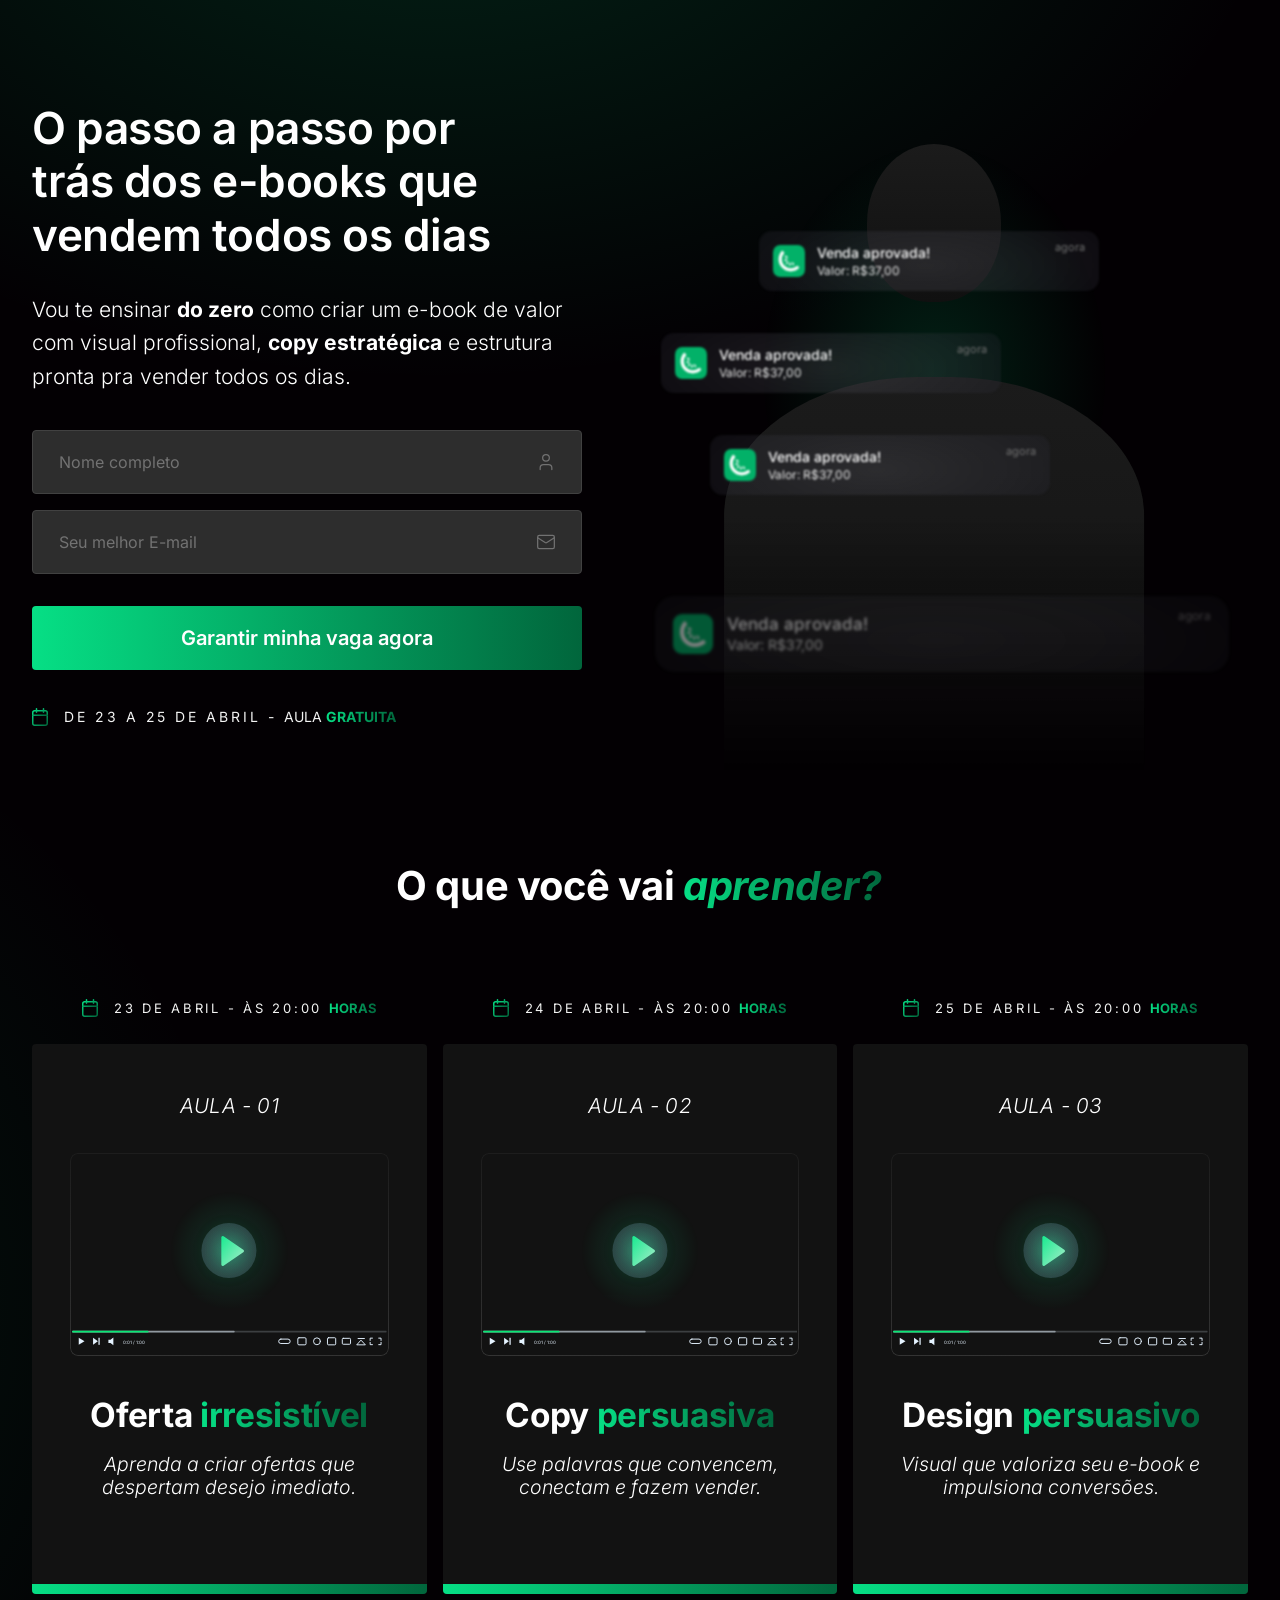
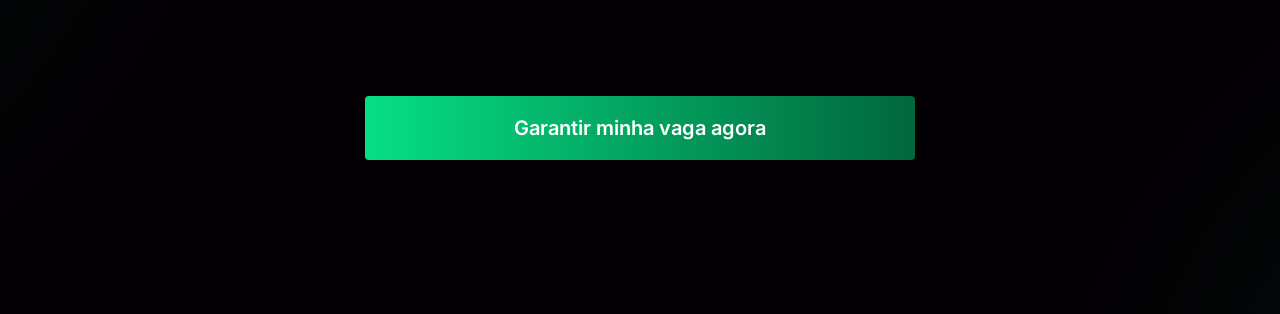
<file: ebook/index.html>
<!doctype html>
<html lang="pt-BR">
<head>
<meta charset="utf-8">
<meta name="viewport" content="width=device-width, initial-scale=1, viewport-fit=cover">
<title>Aula gratuita · O passo a passo por trás dos e-books que vendem todos os dias</title>
<meta name="description" content="Aprenda do zero a criar um e-book de valor com visual profissional, copy estratégica e estrutura pronta pra vender todos os dias. Aula gratuita de 23 a 25 de abril.">
<meta name="theme-color" content="#030003">
<meta name="robots" content="noindex, nofollow">
<meta property="og:title" content="O passo a passo por trás dos e-books que vendem todos os dias">
<meta property="og:description" content="Aula gratuita de 23 a 25 de abril, às 20h.">
<meta property="og:type" content="website">
<link rel="icon" href="favicon.svg" type="image/svg+xml">
<link rel="icon" href="favicon.ico" sizes="32x32">
<link rel="apple-touch-icon" href="img/apple-touch-icon.png">
<link rel="preload" href="fonts/inter-latin-600-normal.woff2" as="font" type="font/woff2" crossorigin>
<link rel="preload" href="fonts/inter-latin-300-normal.woff2" as="font" type="font/woff2" crossorigin>
<style>
@font-face{font-family:"Inter";font-weight:300;font-style:normal;font-display:swap;src:url(fonts/inter-latin-300-normal.woff2) format("woff2")}
@font-face{font-family:"Inter";font-weight:400;font-style:normal;font-display:swap;src:url(fonts/inter-latin-400-normal.woff2) format("woff2")}
@font-face{font-family:"Inter";font-weight:500;font-style:normal;font-display:swap;src:url(fonts/inter-latin-500-normal.woff2) format("woff2")}
@font-face{font-family:"Inter";font-weight:600;font-style:normal;font-display:swap;src:url(fonts/inter-latin-600-normal.woff2) format("woff2")}
@font-face{font-family:"Inter";font-weight:700;font-style:normal;font-display:swap;src:url(fonts/inter-latin-700-normal.woff2) format("woff2")}
@font-face{font-family:"Inter";font-weight:800;font-style:normal;font-display:swap;src:url(fonts/inter-latin-800-normal.woff2) format("woff2")}
@font-face{font-family:"Inter";font-weight:300;font-style:italic;font-display:swap;src:url(fonts/inter-latin-300-italic.woff2) format("woff2")}
@font-face{font-family:"Inter";font-weight:700;font-style:italic;font-display:swap;src:url(fonts/inter-latin-700-italic.woff2) format("woff2")}

:root{
  /* Style Guide · E-book Milionário */
  --verde-escuro:#01663C;
  --verde-marca:#02B168;
  --verde-destaque:#06DF85;
  --verde-suave:#0D2A1E;
  --gradiente:linear-gradient(90deg,#06DF85 0%,#01663C 100%);
  --fundo:#030003;
  --superficie:#121212;
  --campo:#2D2D2D;
  --linha:#414141;
  --texto:#FFFFFF;
  --texto-2:#EAEAEA;
  --texto-3:#727272;
  --data:#F3F3F3;
  --sucesso:#06DF85;
  --erro:#F04B4B;
  --raio:4px;
  --conteudo:1368px;
  --margem:clamp(20px,4vw,32px);
  --ease:cubic-bezier(.22,.61,.36,1);
}
*,*::before,*::after{box-sizing:border-box}
html{-webkit-text-size-adjust:100%;scroll-behavior:smooth;overflow-x:clip}
body{margin:0;background:var(--fundo);color:var(--texto);font-family:"Inter",system-ui,-apple-system,"Segoe UI",sans-serif;font-weight:400;line-height:1.5;-webkit-font-smoothing:antialiased;overflow-x:hidden;position:relative}
img,svg{display:block}
button,input{font:inherit;color:inherit}
.sr-only{position:absolute;width:1px;height:1px;padding:0;margin:-1px;overflow:hidden;clip:rect(0,0,0,0);white-space:nowrap;border:0}
.wrap{width:100%;max-width:calc(var(--conteudo) + var(--margem)*2);margin:0 auto;padding:0 var(--margem)}
.grad-text{background:var(--gradiente);-webkit-background-clip:text;background-clip:text;color:transparent;-webkit-text-fill-color:transparent}

/* brilhos verdes de fundo */
.bg{position:absolute;inset:0;overflow:hidden;pointer-events:none;z-index:0}
.glow{position:absolute;pointer-events:none;z-index:0;border-radius:50%;background:radial-gradient(closest-side,rgba(2,177,104,var(--o,.2)),rgba(2,177,104,0))}
.glow--top{width:1700px;height:1100px;left:50%;top:-720px;transform:translateX(-62%)}
.glow--left{--o:.15;width:1400px;height:1350px;left:-1150px;top:640px}
.glow--right{--o:.15;width:1400px;height:1350px;right:-1150px;bottom:-900px}
main{position:relative;z-index:1}

/* ---------- topo ---------- */
.hero{padding:clamp(32px,4.4vw,64px) 0 0}
.hero .wrap{display:grid;grid-template-columns:minmax(0,557px) minmax(0,770px);justify-content:space-between;align-items:center;column-gap:48px}
.hero-text{max-width:557px}
h1{margin:0;font-weight:600;font-size:clamp(32px,2.2vw + 16px,48px);line-height:1.21;letter-spacing:-.01em;text-wrap:balance}
.lead{margin:clamp(20px,2.4vw,44px) 0 0;font-weight:300;font-size:clamp(18px,.55vw + 14px,24px);line-height:1.6}
.lead strong{font-weight:700}
.nw{white-space:nowrap}

.form{margin-top:clamp(28px,2.8vw,40px);max-width:550px}
.field{position:relative}
.field + .field{margin-top:16px}
.field input{width:100%;height:64px;border-radius:var(--raio);background:var(--campo);border:1px solid var(--linha);padding:0 60px 0 26px;font-size:16px;font-weight:400;color:var(--texto);outline:none;transition:border-color .2s var(--ease),box-shadow .2s var(--ease);-webkit-appearance:none;appearance:none}
.field input::placeholder{color:var(--texto-3);opacity:1}
.field .ico{position:absolute;right:26px;top:22px;width:20px;height:20px;color:var(--texto-3);pointer-events:none;transition:color .2s}
.field input:focus{border-color:var(--verde-destaque);box-shadow:inset 0 0 0 1px var(--verde-destaque)}
.field input:focus ~ .ico{color:var(--verde-destaque)}
.field.is-valid input{border-color:var(--verde-escuro)}
.field.is-valid .ico{color:var(--verde-destaque)}
.field.is-error input,.field.is-error input:focus{border-color:var(--erro);box-shadow:inset 0 0 0 1px var(--erro)}
.field.is-error .ico,.field.is-error input:focus ~ .ico{color:var(--erro)}
.field .msg{display:none;margin:8px 0 0;font-size:14px;line-height:1.4;color:var(--erro);text-align:right}
.field.is-error .msg{display:block}

.btn{display:flex;align-items:center;justify-content:center;gap:10px;width:100%;max-width:550px;height:64px;border:0;border-radius:var(--raio);background:var(--gradiente);color:#FFFEFE;font-size:20px;font-weight:600;line-height:1;text-decoration:none;cursor:pointer;transition:transform .25s var(--ease),box-shadow .25s var(--ease),filter .25s}
.form .btn{margin-top:32px}
.btn:focus-visible{outline:2px solid var(--verde-destaque);outline-offset:3px}
.btn[disabled]{cursor:progress;filter:saturate(.7) brightness(.9)}
.btn .spin{width:20px;height:20px;display:none;animation:spin .8s linear infinite}
.btn.is-loading .spin{display:block}
@keyframes spin{to{transform:rotate(360deg)}}
@media (hover:hover) and (pointer:fine){
  .field input:hover:not(:focus){border-color:var(--texto-3)}
  .btn:hover{transform:translateY(-2px);box-shadow:0 12px 32px -8px rgba(6,223,133,.45)}
}

.date{display:flex;align-items:center;gap:16px;margin-top:clamp(28px,3vw,50px);font-size:14px;line-height:1;color:var(--data);text-transform:uppercase}
.date svg{flex:none;width:16px;height:18px}
.date .sp{letter-spacing:.21em}
.date b{font-weight:700}

/* área da foto (provisória) + notificações */
.visual{position:relative;width:100%;max-width:770px;aspect-ratio:770/919;container-type:inline-size;justify-self:end}
.photo-slot{position:absolute;left:12.1%;top:3.4%;width:73.1%;height:96.6%;overflow:hidden;-webkit-mask-image:linear-gradient(180deg,#000 62%,transparent 98%);mask-image:linear-gradient(180deg,#000 62%,transparent 98%)}
.photo-slot::before{content:"";position:absolute;inset:6% 4% 0;border-radius:50% 50% 0 0/38% 38% 0 0;background:radial-gradient(60% 50% at 50% 38%,rgba(2,177,104,.18),rgba(2,177,104,0) 70%)}
.mock{position:absolute;left:50%;transform:translateX(-50%);background:linear-gradient(180deg,#1b1b1b,#101010)}
.mock--head{top:9%;width:30%;aspect-ratio:1/1.18;border-radius:50% 50% 46% 46%}
.mock--body{top:42%;width:94%;height:70%;border-radius:46% 46% 0 0/28% 28% 0 0}
.photo-slot img{position:absolute;inset:0;width:100%;height:100%;object-fit:cover;object-position:top center}

.notif{position:absolute;display:flex;align-items:center;gap:3%;padding:0 3.4% 0 2.4%;height:8.3cqw;border-radius:clamp(12px,2.1cqw,16px);background:radial-gradient(70% 140% at 49% 58%,rgba(255,255,255,.08),rgba(255,255,255,0)),rgba(34,32,46,.25);filter:blur(.8px);opacity:0;transform:translateY(18px) scale(.97);will-change:transform,opacity}
.notif svg{flex:none;width:4.7cqw;height:4.7cqw;min-width:28px;min-height:28px}
.notif .t{display:flex;flex-direction:column;gap:.2em;min-width:0;line-height:1.1}
.notif .t strong{font-weight:500;font-size:clamp(12px,1.84cqw,14px);color:#fff;white-space:nowrap}
.notif .t span{font-size:clamp(10px,1.53cqw,12px);color:var(--texto-2);white-space:nowrap}
.notif time{position:absolute;top:24%;right:3.4%;font-size:clamp(9px,1.4cqw,11px);color:#717171;line-height:1}
.n1{left:22.1%;top:34%;width:49.4%}
.n2{left:8.2%;top:43.5%;width:49.4%}
.n3{left:8.2%;top:53%;width:49.4%}
.n4{left:3.8%;top:79%;width:93.5%;height:12.5cqw;padding:0 5% 0 6%;gap:2%;border-radius:clamp(16px,3.2cqw,24px);filter:blur(1.6px)}
.n4 svg{width:6.6cqw;height:6.6cqw}
.n4 .t strong{font-size:clamp(14px,2.7cqw,21px)}
.n4 .t span{font-size:clamp(12px,2.2cqw,17px)}
.n4 time{font-size:clamp(11px,2cqw,16px)}
.is-ready .notif{animation:pop .7s var(--ease) forwards,float 6s ease-in-out infinite}
.is-ready .n1{animation-delay:.5s,1.2s}
.is-ready .n2{animation-delay:1.1s,1.8s;animation-duration:.7s,7s}
.is-ready .n3{animation-delay:1.7s,2.4s;animation-duration:.7s,6.5s}
.is-ready .n4{animation:pop4 .9s var(--ease) 2.3s forwards}
@keyframes pop{to{opacity:1;transform:none}}
@keyframes pop4{to{opacity:.5;transform:none}}
@keyframes float{0%,100%{translate:0 0}50%{translate:0 -6px}}

/* ---------- aulas ---------- */
.lessons{padding:clamp(64px,6vw,76px) 0 clamp(96px,12vw,200px);position:relative}
h2{margin:0;text-align:center;font-weight:700;font-size:clamp(30px,1.4vw + 22px,40px);line-height:1.2;letter-spacing:-.01em}
h2 em{font-style:italic;font-weight:700;padding-right:.08em}
.lesson-grid{list-style:none;margin:clamp(48px,7vw,140px) 0 0;padding:0;display:grid;grid-template-columns:repeat(3,minmax(0,1fr));gap:16px}
.lesson{display:flex;flex-direction:column;gap:27px}
.lesson .date{margin:0;justify-content:center;font-size:13px}
.card{position:relative;background:var(--superficie);border-radius:var(--raio);overflow:hidden;min-height:550px;display:flex;flex-direction:column;align-items:center;text-align:center;padding:50px clamp(20px,3vw,38px) 60px}
.card::after{content:"";position:absolute;left:0;right:0;bottom:0;height:10px;background:var(--gradiente)}
.aula{font-weight:300;font-style:italic;font-size:clamp(20px,1.6vw,24px);line-height:1.2;letter-spacing:.01em}
.player{position:relative;width:min(333px,100%);aspect-ratio:333/213;margin-top:34px;border-radius:8px}
.player::before{content:"";position:absolute;inset:0;border-radius:inherit;padding:1px;background:linear-gradient(180deg,rgba(64,64,64,.25),rgba(166,166,166,.23));-webkit-mask:linear-gradient(#000 0 0) content-box,linear-gradient(#000 0 0);-webkit-mask-composite:xor;mask-composite:exclude}
.play{position:absolute;left:50%;top:34.5%;width:17.3%;aspect-ratio:1;transform:translateX(-50%);border:0;padding:0;border-radius:50%;background:radial-gradient(circle,#414C58 0%,#2B323A 100%);opacity:.92;display:grid;place-items:center;cursor:default}
.play::before{content:"";position:absolute;inset:-60%;border-radius:50%;background:radial-gradient(closest-side,rgba(25,253,155,.16),rgba(25,253,155,0));z-index:-1}
.play svg{width:46%;height:auto;margin-left:10%;filter:drop-shadow(0 0 10px rgba(25,253,155,.55))}
.controls{position:absolute;left:.6%;bottom:3.6%;width:98.8%;height:auto;aspect-ratio:329/22}
.card h3{margin:40px 0 0;font-weight:700;font-size:clamp(28px,1.2vw + 18px,36px);line-height:1.15;letter-spacing:-.01em}
.card p{margin:18px 0 0;max-width:370px;font-weight:300;font-style:italic;font-size:clamp(17px,.5vw + 13px,24px);line-height:1.2;color:var(--texto)}
.cta{display:flex;justify-content:center;margin-top:clamp(64px,8vw,140px)}

/* toast */
.toast{position:fixed;left:50%;bottom:24px;z-index:20;display:flex;align-items:center;gap:12px;max-width:calc(100% - 32px);padding:13px 18px;border-radius:8px;background:var(--sucesso);color:var(--fundo);font-size:16px;line-height:1.35;box-shadow:0 16px 40px rgba(0,0,0,.5);transform:translate(-50%,140%);opacity:0;transition:transform .45s var(--ease),opacity .45s var(--ease)}
.toast.show{transform:translate(-50%,0);opacity:1}
.toast svg{flex:none;width:20px;height:20px}

/* revelar ao rolar */
.reveal{opacity:0;transform:translateY(28px);transition:opacity .8s var(--ease),transform .8s var(--ease)}
.reveal.in{opacity:1;transform:none}
.lesson.reveal:nth-child(2){transition-delay:.12s}
.lesson.reveal:nth-child(3){transition-delay:.24s}

/* ---------- responsivo ---------- */
@media (max-width:1180px){
  .hero .wrap{grid-template-columns:minmax(0,1fr) minmax(0,1fr);column-gap:40px}
  .card{min-height:500px;padding-top:40px}
  .card h3{margin-top:32px}
}
@media (max-width:900px){
  .hero .wrap{grid-template-columns:1fr;row-gap:48px}
  .hero-text{max-width:600px;margin:0 auto;width:100%}
  .form{max-width:none}
  .btn{max-width:none}
  .visual{justify-self:center;max-width:560px}
  .lesson-grid{grid-template-columns:1fr;max-width:480px;margin-left:auto;margin-right:auto;gap:40px}
  .card{min-height:0;padding-bottom:56px}
  .cta .btn{max-width:480px}
}
@media (max-width:600px){
  .field input{height:56px;padding-left:20px}
  .field .ico{top:18px;right:20px}
  .btn{height:56px;font-size:18px}
  .form .btn{margin-top:24px}
  .date{gap:12px;font-size:12px}
  .date .sp{letter-spacing:.16em}
  .visual{aspect-ratio:770/860}
  .card{padding:36px 20px 52px}
  .player{margin-top:26px}
  .card h3{margin-top:28px}
  .card p{margin-top:12px}
}
/* notificações quando a área da foto fica estreita (tablet e celular) */
@container (max-width:640px){
  .notif{height:clamp(52px,13cqw,60px);gap:12px;padding:0 14px}
  .notif svg{width:32px;height:32px;min-width:0;min-height:0}
  .notif .t strong{font-size:14px}
  .notif .t span{font-size:12px}
  .notif time{top:11px;right:14px;font-size:11px}
  .n1{left:20%;top:24%;width:clamp(250px,76%,340px)}
  .n2{left:4%;top:38%;width:clamp(250px,76%,340px)}
  .n3{left:12%;top:52%;width:clamp(250px,76%,340px)}
  .n4{left:3%;width:94%;top:74%;height:clamp(60px,16cqw,76px);padding:0 18px;gap:14px}
  .n4 svg{width:40px;height:40px}
  .n4 .t strong{font-size:17px}
  .n4 .t span{font-size:14px}
  .n4 time{font-size:12px;top:14px;right:18px}
}
@media (prefers-reduced-motion:reduce){
  html{scroll-behavior:auto}
  .notif,.is-ready .notif{animation:none!important;opacity:1;transform:none}
  .n4,.is-ready .n4{opacity:.5}
  .reveal{opacity:1;transform:none;transition:none}
  .btn,.toast{transition:none}
}
</style>
</head>
<body>
<svg width="0" height="0" style="position:absolute" aria-hidden="true" focusable="false">
  <defs>
    <linearGradient id="gv" x1="0" y1="0" x2="1" y2="1"><stop offset="0" stop-color="#06DF85"/><stop offset="1" stop-color="#01663C"/></linearGradient>
    <linearGradient id="gplay" x1="0" y1="0" x2="1" y2="1"><stop offset="0" stop-color="#19FD9B"/><stop offset="1" stop-color="#B7FFDB"/></linearGradient>
    <symbol id="kiwify" viewBox="0 0 40 40"><rect width="40" height="40" rx="9" fill="#02B168"/><g fill="#fff" fill-rule="evenodd" clip-rule="evenodd"><path d="M23.6084 22.2768C23.6084 24.9189 26.3482 26.7459 26.3482 24.427C26.3482 21.9254 23.6084 20.5762 23.6084 22.2768Z"/><path d="M14.7816 14.7438C16.2645 16.9222 19.5693 16.9081 18.27 14.9968C16.8577 12.9168 13.8213 13.3243 14.7816 14.7438Z"/><path d="M14.4992 19.8032C17.0554 20.4919 19.5551 18.3276 17.2955 17.7232C14.8805 17.0768 12.8468 19.3535 14.4992 19.8032Z"/><path d="M20.8827 22.1924C19.2868 24.3005 20.3884 27.4065 21.7865 25.5514C23.2835 23.5416 21.8995 20.8292 20.8827 22.1924Z"/><path d="M18.2276 20.5622C15.8126 21.6443 15.2618 24.8908 17.3944 23.9351C19.6681 22.9092 19.7811 19.8595 18.2276 20.5622Z"/><path d="M30.2461 25.5795C28.2124 27.6876 25.3596 28.9946 22.1961 28.9946C16.0386 28.9946 11.0391 24.0195 11.0391 17.8919C11.0391 14.7859 12.3243 11.9751 14.4003 9.95135L11.6464 7C8.77947 9.75459 7 13.6054 7 17.8778C7 26.2259 13.8072 33 22.1961 33C26.4188 33 30.2461 31.2854 33 28.5027L30.2461 25.5795Z"/></g></symbol>
    <symbol id="cal" viewBox="0 0 16 18"><g fill="none" stroke="url(#gv)" stroke-width="1.5" stroke-linecap="round" stroke-linejoin="round"><rect x=".75" y="2.75" width="14.5" height="14.5" rx="2"/><path d="M11.5 .75v3.5M4.5 .75v3.5M.75 7.25h14.5"/></g></symbol>
    <symbol id="user" viewBox="0 0 24 24"><g fill="none" stroke="currentColor" stroke-width="1.5" stroke-linecap="round" stroke-linejoin="round"><path d="M19 21v-2a4 4 0 0 0-4-4H9a4 4 0 0 0-4 4v2"/><circle cx="12" cy="7" r="4"/></g></symbol>
    <symbol id="mail" viewBox="0 0 24 24"><g fill="none" stroke="currentColor" stroke-width="1.5" stroke-linecap="round" stroke-linejoin="round"><rect width="20" height="16" x="2" y="4" rx="2"/><path d="m22 7-8.97 5.7a1.94 1.94 0 0 1-2.06 0L2 7"/></g></symbol>
    <symbol id="check" viewBox="0 0 24 24"><path d="M20 6 9 17l-5-5" fill="none" stroke="currentColor" stroke-width="2" stroke-linecap="round" stroke-linejoin="round"/></symbol>
    <symbol id="controls" viewBox="0 0 329 22"><rect x="0" y="3" width="329" height="1.6" rx=".8" fill="#E5F3FF" opacity=".2"/><rect x="0" y="3" width="170" height="1.6" rx=".8" fill="#E5F3FF" opacity=".5"/><rect x="0" y="3" width="80" height="1.6" rx=".8" fill="#08E774"/><g fill="#E5F3FF"><path d="M7 10.2v7.4l6-3.7z"/><path d="M22 10.2v7.4l5-3.7z"/><rect x="27.6" y="10.2" width="1.3" height="7.4"/><path d="M38 12.4h2.2l3-2.4v8l-3-2.4H38z"/><text x="53" y="16.4" font-family="Inter,sans-serif" font-size="4.7">0:01 / 1:00</text></g><g fill="none" stroke="#E5F3FF" stroke-width="1" stroke-linecap="round" stroke-linejoin="round"><rect x="216" y="11.6" width="12" height="4.6" rx="2.3"/><rect x="236" y="10.2" width="8.6" height="7.4" rx="1.2"/><circle cx="256" cy="13.9" r="3.6"/><rect x="267" y="10.2" width="8.6" height="7.4" rx="1"/><rect x="282.5" y="10.8" width="8.6" height="6.2" rx="1"/><path d="M298 17.6h8.6l-4.3-4.6zM299 11h6.6"/><path d="M314 10.6h-2.4v2.4M320.6 10.6h2.4v2.4M314 17.4h-2.4V15M320.6 17.4h2.4V15"/></g></symbol>
  </defs>
</svg>

<div class="bg" aria-hidden="true"><div class="glow glow--top"></div><div class="glow glow--left"></div><div class="glow glow--right"></div></div>

<main>
  <section class="hero" aria-labelledby="titulo">
    <div class="wrap">
      <div class="hero-text">
        <h1 id="titulo">O passo a passo por trás dos <span class="nw">e-books</span> que vendem todos os dias</h1>
        <p class="lead">Vou te ensinar <strong>do zero</strong> como criar um <span class="nw">e-book</span> de valor com visual profissional, <strong>copy estratégica</strong> e estrutura pronta pra vender todos os dias.</p>

        <form class="form" id="inscricao" novalidate>
          <div class="field">
            <label class="sr-only" for="nome">Nome completo</label>
            <input id="nome" name="nome" type="text" placeholder="Nome completo" autocomplete="name" required aria-describedby="nome-msg">
            <svg class="ico" aria-hidden="true"><use href="#user"/></svg>
            <p class="msg" id="nome-msg" aria-live="polite">Informe seu nome completo.</p>
          </div>
          <div class="field">
            <label class="sr-only" for="email">Seu melhor e-mail</label>
            <input id="email" name="email" type="email" placeholder="Seu melhor E-mail" autocomplete="email" inputmode="email" required aria-describedby="email-msg">
            <svg class="ico" aria-hidden="true"><use href="#mail"/></svg>
            <p class="msg" id="email-msg" aria-live="polite">Informe um e-mail válido.</p>
          </div>
          <button class="btn" type="submit">
            <span class="lbl">Garantir minha vaga agora</span>
            <svg class="spin" viewBox="0 0 24 24" aria-hidden="true"><path d="M21 12a9 9 0 1 1-6.219-8.56" fill="none" stroke="currentColor" stroke-width="2" stroke-linecap="round"/></svg>
          </button>
        </form>

        <p class="date"><svg aria-hidden="true"><use href="#cal"/></svg><span><span class="sp">De 23 a 25 de abril - </span>Aula <b class="grad-text">Gratuita</b></span></p>
      </div>

      <div class="visual" aria-hidden="true">
        <div class="photo-slot">
          <!-- Foto provisória: quando a imagem chegar, troque os dois .mock por <img src="img/hero.jpg" alt=""> -->
          <div class="mock mock--body"></div>
          <div class="mock mock--head"></div>
        </div>
        <div class="notif n1"><svg><use href="#kiwify"/></svg><div class="t"><strong>Venda aprovada!</strong><span>Valor: R$37,00</span></div><time>agora</time></div>
        <div class="notif n2"><svg><use href="#kiwify"/></svg><div class="t"><strong>Venda aprovada!</strong><span>Valor: R$37,00</span></div><time>agora</time></div>
        <div class="notif n3"><svg><use href="#kiwify"/></svg><div class="t"><strong>Venda aprovada!</strong><span>Valor: R$37,00</span></div><time>agora</time></div>
        <div class="notif n4"><svg><use href="#kiwify"/></svg><div class="t"><strong>Venda aprovada!</strong><span>Valor: R$37,00</span></div><time>agora</time></div>
      </div>
    </div>
  </section>

  <section class="lessons" aria-labelledby="aprender">
    <div class="wrap">
      <h2 id="aprender" class="reveal">O que você vai <em class="grad-text">aprender?</em></h2>
      <ol class="lesson-grid">
        <li class="lesson reveal">
          <p class="date"><svg aria-hidden="true"><use href="#cal"/></svg><span><span class="sp">23 de abril - às 20:00 </span><b class="grad-text">Horas</b></span></p>
          <article class="card">
            <span class="aula">AULA - 01</span>
            <div class="player" aria-hidden="true"><span class="play"><svg viewBox="0 0 27 34"><path d="M2 2.6v28.8a1.6 1.6 0 0 0 2.4 1.4l21-14.4a1.6 1.6 0 0 0 0-2.7L4.4 1.2A1.6 1.6 0 0 0 2 2.6z" fill="url(#gplay)"/></svg></span><svg class="controls" viewBox="0 0 329 22"><use href="#controls"/></svg></div>
            <h3>Oferta <span class="grad-text">irresistível</span></h3>
            <p>Aprenda a criar ofertas que despertam desejo imediato.</p>
          </article>
        </li>
        <li class="lesson reveal">
          <p class="date"><svg aria-hidden="true"><use href="#cal"/></svg><span><span class="sp">24 de abril - às 20:00 </span><b class="grad-text">Horas</b></span></p>
          <article class="card">
            <span class="aula">AULA - 02</span>
            <div class="player" aria-hidden="true"><span class="play"><svg viewBox="0 0 27 34"><path d="M2 2.6v28.8a1.6 1.6 0 0 0 2.4 1.4l21-14.4a1.6 1.6 0 0 0 0-2.7L4.4 1.2A1.6 1.6 0 0 0 2 2.6z" fill="url(#gplay)"/></svg></span><svg class="controls" viewBox="0 0 329 22"><use href="#controls"/></svg></div>
            <h3>Copy <span class="grad-text">persuasiva</span></h3>
            <p>Use palavras que convencem, conectam e fazem vender.</p>
          </article>
        </li>
        <li class="lesson reveal">
          <p class="date"><svg aria-hidden="true"><use href="#cal"/></svg><span><span class="sp">25 de abril - às 20:00 </span><b class="grad-text">Horas</b></span></p>
          <article class="card">
            <span class="aula">AULA - 03</span>
            <div class="player" aria-hidden="true"><span class="play"><svg viewBox="0 0 27 34"><path d="M2 2.6v28.8a1.6 1.6 0 0 0 2.4 1.4l21-14.4a1.6 1.6 0 0 0 0-2.7L4.4 1.2A1.6 1.6 0 0 0 2 2.6z" fill="url(#gplay)"/></svg></span><svg class="controls" viewBox="0 0 329 22"><use href="#controls"/></svg></div>
            <h3>Design <span class="grad-text">persuasivo</span></h3>
            <p>Visual que valoriza seu <span class="nw">e-book</span> e impulsiona conversões.</p>
          </article>
        </li>
      </ol>
      <div class="cta reveal"><a class="btn" href="#inscricao" data-focus="nome">Garantir minha vaga agora</a></div>
    </div>
  </section>
</main>

<div class="toast" role="status" aria-live="polite"><svg aria-hidden="true"><use href="#check"/></svg><span>Inscrição recebida! Confira seu e-mail.</span></div>

<script>
(()=>{
  const reduce=matchMedia('(prefers-reduced-motion: reduce)').matches;
  // notificações entram em sequência
  requestAnimationFrame(()=>document.querySelector('.visual').classList.add('is-ready'));

  // revelar ao rolar
  const els=document.querySelectorAll('.reveal');
  if(reduce||!('IntersectionObserver' in window)){els.forEach(e=>e.classList.add('in'))}
  else{const io=new IntersectionObserver(es=>es.forEach(e=>{if(e.isIntersecting){e.target.classList.add('in');io.unobserve(e.target)}}),{rootMargin:'0px 0px -10% 0px',threshold:.1});els.forEach(e=>io.observe(e))}

  // botão de baixo leva ao formulário
  document.querySelectorAll('[data-focus]').forEach(a=>a.addEventListener('click',ev=>{
    ev.preventDefault();const f=document.getElementById('inscricao');
    f.scrollIntoView({behavior:reduce?'auto':'smooth',block:'center'});
    setTimeout(()=>document.getElementById(a.dataset.focus).focus({preventScroll:true}),reduce?0:600);
  }));

  // formulário (visual por enquanto: valida e mostra confirmação, ainda não envia para nenhuma ferramenta)
  const form=document.getElementById('inscricao'),btn=form.querySelector('.btn'),toast=document.querySelector('.toast');
  const rules={nome:v=>v.trim().split(/\s+/).filter(Boolean).length>=2,email:v=>/^[^\s@]+@[^\s@]+\.[^\s@]{2,}$/.test(v.trim())};
  const check=(input,show)=>{const ok=rules[input.name](input.value),f=input.closest('.field');
    f.classList.toggle('is-valid',ok);if(show||f.classList.contains('is-error'))f.classList.toggle('is-error',!ok);
    input.setAttribute('aria-invalid',String(!ok&&f.classList.contains('is-error')));return ok};
  form.querySelectorAll('input').forEach(i=>{i.addEventListener('input',()=>check(i,false));i.addEventListener('blur',()=>{if(i.value)check(i,true)})});
  form.addEventListener('submit',ev=>{
    ev.preventDefault();let first=null;
    form.querySelectorAll('input').forEach(i=>{if(!check(i,true)&&!first)first=i});
    if(first){first.focus();return}
    btn.disabled=true;btn.classList.add('is-loading');
    setTimeout(()=>{btn.disabled=false;btn.classList.remove('is-loading');form.reset();
      form.querySelectorAll('.field').forEach(f=>f.classList.remove('is-valid','is-error'));
      toast.classList.add('show');setTimeout(()=>toast.classList.remove('show'),4500)},900);
  });
})();
</script>
</body>
</html>
</file>
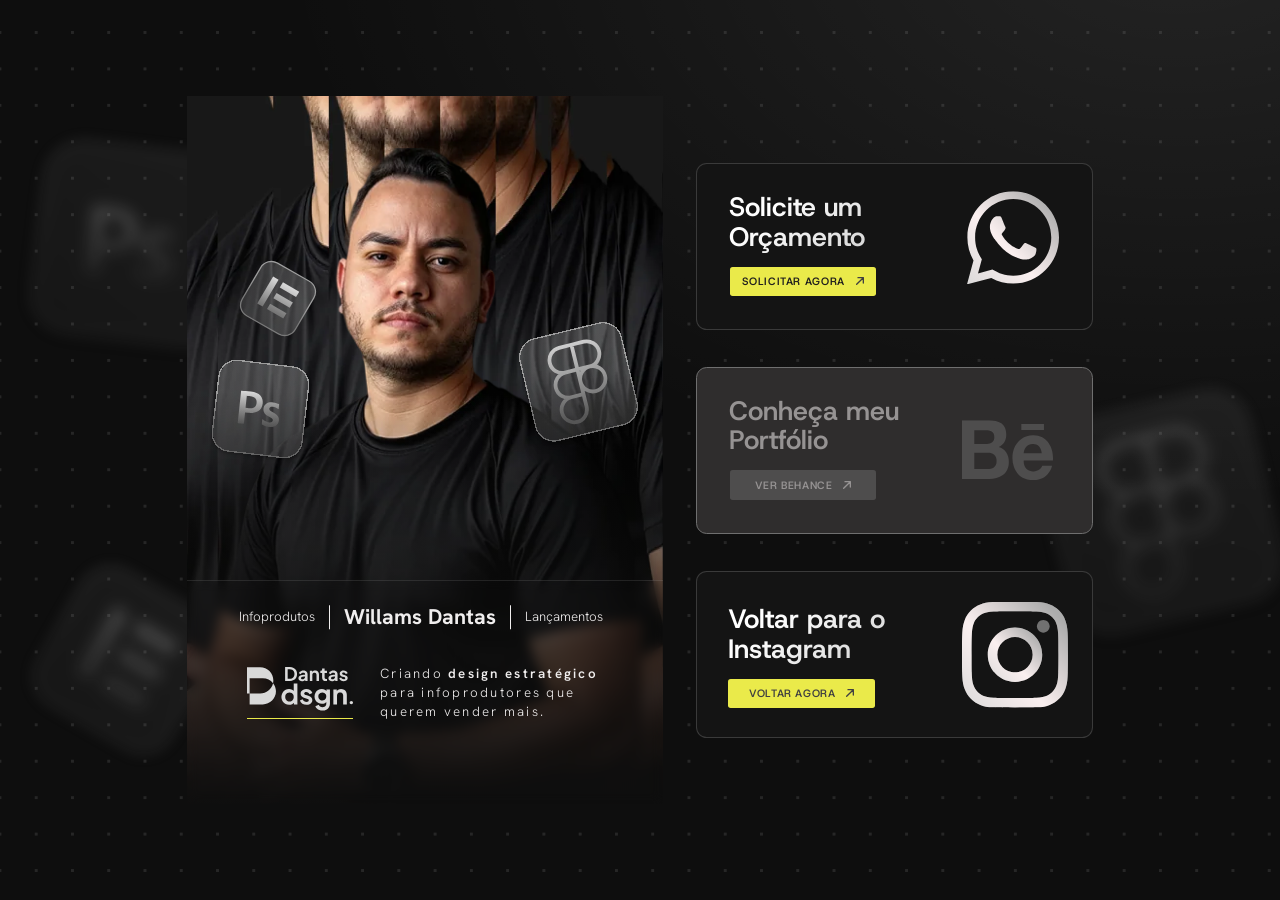
<file: links/index.html>
<!doctype html>
<html lang="pt-BR">
<head>
<meta charset="utf-8">
<meta name="viewport" content="width=device-width, initial-scale=1">
<title>Willams Dantas | Design para infoprodutores</title>
<meta name="description" content="Design estratégico para infoprodutores que querem vender mais. Solicite um orçamento pelo WhatsApp ou volte para o Instagram.">
<meta name="theme-color" content="#0e0e0e">
<meta property="og:type" content="website">
<meta property="og:title" content="Willams Dantas | Design para infoprodutores">
<meta property="og:description" content="Design estratégico para infoprodutores que querem vender mais.">
<meta property="og:url" content="https://willamsdantas.com.br/links/">
<meta property="og:image" content="https://willamsdantas.com.br/links/img/og.jpg">
<meta property="og:image:width" content="1200">
<meta property="og:image:height" content="630">
<link rel="canonical" href="https://willamsdantas.com.br/links/">
<link rel="icon" href="img/favicon.svg" type="image/svg+xml">
<link rel="icon" href="favicon.ico" sizes="32x32">
<link rel="apple-touch-icon" href="img/apple-touch-icon.png">
<link rel="preload" href="fonts/host-grotesk-600.woff2" as="font" type="font/woff2" crossorigin>
<style>
/* Fontes: substitutas gratuitas de Resist Sans Display (títulos) e Articulat CF (textos).
   Para trocar pelas originais, basta apontar estes quatro arquivos para os woff2 licenciados. */
@font-face{font-family:"Titulo";src:url("fonts/host-grotesk-600.woff2") format("woff2");font-weight:500;font-display:swap}
@font-face{font-family:"Texto";src:url("fonts/hanken-grotesk-300.woff2") format("woff2");font-weight:300;font-display:swap}
@font-face{font-family:"Texto";src:url("fonts/hanken-grotesk-600.woff2") format("woff2");font-weight:600;font-display:swap}
@font-face{font-family:"Texto";src:url("fonts/hanken-grotesk-700.woff2") format("woff2");font-weight:700;font-display:swap}

:root{
  --fundo:#0e0e0e;
  --fundo-celular:#232323;
  --cartao:#141414;
  --cartao-borda:rgba(255,255,255,.16);
  --cartao-inativo:#2f2d2d;
  --cartao-inativo-borda:#6f6f6f;
  --inativo-texto:#969393;
  --inativo-botao:#4e4d4d;
  --destaque:#eaea4a;
  --texto:#f0eeee;
  --texto-botao:#1f1e1e;
  --cinza-1:#404040;
  /* 1 unidade = 1 px do quadro de celular (440 px de largura) */
  --u:calc(min(100vw, 560px) / 440);
  /* escala interna dos cartões em relação ao cartão de 250 px de altura */
  --c:calc(var(--u) * .62907);
}

*,*::before,*::after{box-sizing:border-box}
html{background:var(--fundo-celular);-webkit-text-size-adjust:100%}
body{margin:0;min-height:100svh;color:var(--texto);font-family:"Texto",system-ui,sans-serif;font-weight:300;overflow-x:hidden}
img{display:block}
h1,h2,p{margin:0}
a{color:inherit;text-decoration:none}

.cenario{display:none}
.palco{position:relative;isolation:isolate;width:calc(440 * var(--u));margin:0 auto;padding-bottom:calc(8 * var(--u))}

/* ---------- Perfil ---------- */
.perfil{position:relative;height:calc(333 * var(--u));overflow:hidden}
.perfil__fundo{position:absolute;left:0;top:0;width:calc(440.3 * var(--u));height:auto;max-width:none}
.perfil__retrato{position:absolute;left:calc(102 * var(--u));top:calc(27 * var(--u));width:calc(264.02 * var(--u));height:calc(408.57 * var(--u));overflow:hidden}
.perfil__retrato img{position:absolute;left:-47%;top:-8.25%;width:183.7%;height:177.35%;max-width:none}
.selo{position:absolute}
.selo img{position:absolute;inset:0;width:100%;height:100%}
.selo--elementor{left:calc(91.2 * var(--u));top:calc(115 * var(--u));width:calc(59.94 * var(--u));height:calc(60 * var(--u))}
.selo--photoshop{left:calc(79.3 * var(--u));top:calc(189.74 * var(--u));width:calc(73.17 * var(--u));height:calc(73.43 * var(--u))}
.selo--photoshop img{inset:-1.1% -3.12% -5.11% -3.12%;width:106.24%;height:106.21%}
.selo--figma{left:calc(295.7 * var(--u));top:calc(177.57 * var(--u));width:calc(94.2 * var(--u));height:calc(94.15 * var(--u))}
.selo--figma img{inset:0 0 -1.05% 0;height:101.05%}
.perfil__sombra{display:none}

.faixa{position:absolute;left:0;right:0;bottom:0;height:calc(34.6 * var(--u));border-top:1px solid rgba(255,255,255,.1);
  -webkit-backdrop-filter:blur(calc(4.4 * var(--u)));backdrop-filter:blur(calc(4.4 * var(--u)));background:rgba(20,20,22,.28)}
.nome{position:absolute;left:0;right:0;top:50%;translate:0 -50%;display:flex;justify-content:center;align-items:center;gap:calc(10.3 * var(--u));white-space:nowrap;line-height:1.1}
.nome__lado{font-size:max(9.8px, calc(9.83 * var(--u)))}
.nome h1{font-size:calc(15.73 * var(--u));font-weight:700;padding:0 calc(10.3 * var(--u));
  border-left:1px solid var(--texto);border-right:1px solid var(--texto)}
.marca{position:absolute;left:calc(52.5 * var(--u));top:calc(-241.2 * var(--u))}
.marca img{width:calc(38.5 * var(--u));height:calc(19.05 * var(--u))}
.marca p{position:absolute;width:1px;height:1px;overflow:hidden;clip-path:inset(50%);white-space:nowrap}

/* ---------- Cartões ---------- */
.links{display:grid;gap:calc(15.1 * var(--u));padding:calc(32 * var(--u)) calc(15.4 * var(--u)) 0 calc(16.7 * var(--u))}
.cartao{position:relative;display:block;height:calc(250 * var(--c));overflow:hidden;border-radius:calc(16 * var(--c));
  background:var(--cartao);border:1px solid var(--cartao-borda);transition:border-color .25s, background-color .25s}
.cartao__titulo{position:absolute;left:calc(48 * var(--c));top:calc(var(--topo, 50) * var(--c));width:calc(var(--larg, 230) * var(--c));
  font-family:"Titulo",system-ui,sans-serif;font-weight:500;font-size:calc(40 * var(--c));line-height:1.1;
  text-box:trim-both cap alphabetic;
  background:linear-gradient(141deg,#fff 26.14%,#d4d4d4 91.87%);-webkit-background-clip:text;background-clip:text;color:transparent;padding-bottom:.3em}
@supports not (text-box:trim-both cap alphabetic){
  .cartao__titulo{margin-top:-.19em}
  .botao span{translate:0 .04em}
}
.botao{position:absolute;left:calc(49 * var(--c));top:calc((var(--topo, 50) + 104) * var(--c));width:calc(220 * var(--c));height:calc(44 * var(--c));
  display:flex;align-items:center;justify-content:center;gap:calc(16 * var(--c));border-radius:calc(4 * var(--c));
  background:var(--destaque);color:var(--texto-botao);
  font-family:"Titulo",system-ui,sans-serif;font-weight:500;font-size:max(10px, calc(16 * var(--c)));line-height:1.2;letter-spacing:.06em;white-space:nowrap;
  transition:background-color .25s}
.botao span{text-box:trim-both cap alphabetic}
.botao img{width:calc(12 * var(--c));height:calc(12 * var(--c));transition:translate .25s}
.cartao__icone{position:absolute;right:calc(var(--dir) * var(--c));top:50%;translate:0 -50%;width:calc(var(--w) * var(--c));height:calc(var(--h) * var(--c));transition:translate .35s, scale .35s}

.cartao--whatsapp{--topo:50;--larg:230}
.cartao--whatsapp .cartao__icone{--w:137.59;--h:140;--dir:50.4;top:calc(111 * var(--c))}
.cartao--behance{--topo:49.5;--larg:260;background:var(--cartao-inativo);border:1.5px solid var(--cartao-inativo-borda)}
.cartao--behance .cartao__titulo{background:none;color:var(--inativo-texto)}
.cartao--behance .botao{background:var(--inativo-botao);color:var(--inativo-texto)}
.cartao--behance .cartao__icone{--w:135.7;--h:89.53;--dir:59.3}
.cartao--instagram{--topo:56;--larg:236}
.cartao--instagram .cartao__titulo,.cartao--instagram .botao{left:calc(47 * var(--c))}
.cartao--instagram .botao{color:var(--cinza-1)}
.cartao--instagram .cartao__icone{--w:160;--h:160;--dir:36;top:calc(124 * var(--c))}

.cartao:focus-visible{outline:2px solid var(--destaque);outline-offset:3px}
@media (hover:hover) and (pointer:fine){
  a.cartao:hover{border-color:rgba(255,255,255,.42);background:#181818}
  a.cartao:hover .botao{background:#f3f35f}
  a.cartao:hover .botao img{translate:2px -2px}
  a.cartao:hover .cartao__icone{scale:1.04}
}

.rodape{padding:calc(41 * var(--u)) calc(16 * var(--u)) 0;text-align:center;font-size:max(11px, calc(12.5 * var(--u)));color:#9b9b9b;line-height:1.4}

/* ---------- Entrada e movimento ---------- */
@keyframes entrar{from{opacity:0;translate:0 14px}}
@keyframes flutuar{50%{translate:0 calc(-5 * var(--u))}}
@media (prefers-reduced-motion:no-preference){
  .perfil{animation:entrar .8s cubic-bezier(.2,.7,.2,1) both}
  .cartao{animation:entrar .7s cubic-bezier(.2,.7,.2,1) both}
  .cartao--whatsapp{animation-delay:.18s}
  .cartao--behance{animation-delay:.28s}
  .cartao--instagram{animation-delay:.38s}
  .selo{animation:flutuar 6s ease-in-out infinite}
  .selo--photoshop{animation-duration:7.5s;animation-delay:-2s}
  .selo--figma{animation-duration:8.5s;animation-delay:-4s}
}

/* ---------- Computador: quadro de 1920 x 1063 que escala com a tela ---------- */
@media (min-width:1100px) and (min-aspect-ratio:5/4){
  :root{--u:min(calc(100vw / 1920), calc(100svh / 1063));--c:var(--u)}
  html{background:radial-gradient(110% 100% at 92% -8%, rgba(255,255,255,.09), transparent 64%), var(--fundo)}
  body{display:grid;place-items:center;overflow:hidden}
  .cenario{display:block;position:fixed;z-index:-1;inset:0;overflow:hidden;pointer-events:none;
    background-image:radial-gradient(circle, rgba(255,255,255,.1) calc(2.48 * var(--u)), transparent calc(2.9 * var(--u)));
    background-size:calc(54.42 * var(--u)) calc(54.66 * var(--u));
    background-position:calc(50% + 19.06 * var(--u)) calc(50% - 25.06 * var(--u))}
  .cenario img{position:absolute;left:50%;top:50%;height:auto;opacity:.28;filter:blur(calc(11 * var(--u)))}
  .cenario__ps{width:calc(328 * var(--u));margin:calc(-468 * var(--u)) 0 0 calc(-924 * var(--u))}
  .cenario__figma{width:calc(385 * var(--u));margin:calc(-100 * var(--u)) 0 0 calc(588 * var(--u))}
  .cenario__elementor{width:calc(300 * var(--u));margin:calc(165 * var(--u)) 0 0 calc(-920 * var(--u))}

  .palco{width:calc(1920 * var(--u));height:calc(1063 * var(--u));margin:0;padding:0}
  .perfil{position:absolute;left:calc(280 * var(--u));top:0;width:calc(714 * var(--u));height:calc(1063 * var(--u));background:#131313}
  .perfil__fundo{left:calc(-109.7 * var(--u));top:calc(-33.6 * var(--u));width:calc(895.5 * var(--u))}
  .perfil__retrato{left:calc(19 * var(--u));top:calc(78 * var(--u));width:calc(664 * var(--u));height:calc(985 * var(--u))}
  .perfil__retrato img{left:-27.41%;top:-7.01%;width:150.75%;height:151.63%}
  .selo--elementor{left:calc(76 * var(--u));top:calc(243 * var(--u));width:calc(121.9 * var(--u));height:calc(122.05 * var(--u))}
  .selo--photoshop{left:calc(36 * var(--u));top:calc(395 * var(--u));width:calc(148.82 * var(--u));height:calc(149.34 * var(--u))}
  .selo--figma{left:calc(492 * var(--u));top:calc(333 * var(--u));width:calc(191.6 * var(--u));height:calc(191.49 * var(--u))}
  .perfil__sombra{display:block;position:absolute;left:0;top:calc(18 * var(--u));width:100%;height:calc(1050 * var(--u));
    background:linear-gradient(180deg, rgba(13,13,14,0) 40.37%, rgba(14,14,14,.72) 72.07%, rgb(14,14,14) 100%)}

  .faixa{height:calc(337 * var(--u));background:none;-webkit-backdrop-filter:blur(calc(9 * var(--u)));backdrop-filter:blur(calc(9 * var(--u)))}
  .nome{top:calc(55 * var(--u));left:calc(-12 * var(--u));gap:calc(21 * var(--u))}
  .nome__lado{font-size:calc(20 * var(--u))}
  .nome h1{font-size:calc(32 * var(--u));padding:0 calc(21 * var(--u))}
  .marca{left:0;right:0;top:calc(126 * var(--u));display:flex;justify-content:center;align-items:center;gap:calc(40 * var(--u))}
  .marca img{width:calc(160 * var(--u));height:calc(79.18 * var(--u))}
  .marca p{position:static;width:calc(334 * var(--u));height:auto;overflow:visible;clip-path:none;white-space:normal;
    font-size:calc(20 * var(--u));line-height:1.42;letter-spacing:.17em}
  .marca strong{font-weight:600}

  .links{position:absolute;left:calc(1044 * var(--u));top:calc(101 * var(--u));width:calc(596 * var(--u));gap:calc(56 * var(--u));padding:0}
  .botao{font-size:calc(16 * var(--c))}
  .rodape{display:none}
}
</style>
</head>
<body>


<main class="palco">
  <div class="cenario" aria-hidden="true">
    <img class="cenario__ps" src="img/icone-photoshop.svg" alt="" width="158" height="159">
    <img class="cenario__figma" src="img/icone-figma.svg" alt="" width="192" height="194">
    <img class="cenario__elementor" src="img/icone-elementor.svg" alt="" width="122" height="122">
  </div>
  <header class="perfil">
    <img class="perfil__fundo" src="img/fundo.webp" alt="" width="916" height="1122">
    <div class="perfil__retrato"><img src="img/retrato.webp" alt="Willams Dantas, designer, de camiseta preta e braços cruzados" width="686" height="1024"></div>
    <div class="selo selo--elementor" aria-hidden="true"><img src="img/icone-elementor.svg" alt="" width="122" height="122"></div>
    <div class="selo selo--photoshop" aria-hidden="true"><img src="img/icone-photoshop.svg" alt="" width="158" height="159"></div>
    <div class="selo selo--figma" aria-hidden="true"><img src="img/icone-figma.svg" alt="" width="192" height="194"></div>
    <div class="perfil__sombra"></div>
    <div class="faixa">
      <div class="nome">
        <span class="nome__lado">Infoprodutos</span>
        <h1>Willams Dantas</h1>
        <span class="nome__lado">Lançamentos</span>
      </div>
      <div class="marca">
        <img src="img/logo.svg" alt="Dantas dsgn." width="160" height="79">
        <p>Criando <strong>design estratégico</strong> para infoprodutores que querem vender mais.</p>
      </div>
    </div>
  </header>

  <nav class="links" aria-label="Links principais">
    <a class="cartao cartao--whatsapp" href="https://wa.me/5582996463391?text=Ol%C3%A1%2C%20Willams!%20Quero%20solicitar%20um%20or%C3%A7amento.">
      <h2 class="cartao__titulo">Solicite um Orçamento</h2>
      <span class="botao"><span>SOLICITAR AGORA</span><img src="img/seta.svg" alt="" width="12" height="12"></span>
      <img class="cartao__icone" src="img/whatsapp.svg" alt="" width="138" height="140">
    </a>
    <div class="cartao cartao--behance" aria-disabled="true">
      <h2 class="cartao__titulo">Conheça meu Portfólio</h2>
      <span class="botao"><span>VER BEHANCE</span><img src="img/seta-inativa.svg" alt="" width="12" height="12"></span>
      <img class="cartao__icone" src="img/behance.svg" alt="" width="136" height="90">
    </div>
    <a class="cartao cartao--instagram" href="https://www.instagram.com/willamsdanttas/">
      <h2 class="cartao__titulo">Voltar para o Instagram</h2>
      <span class="botao"><span>VOLTAR AGORA</span><img src="img/seta.svg" alt="" width="12" height="12"></span>
      <img class="cartao__icone" src="img/instagram.svg" alt="" width="160" height="160">
    </a>
  </nav>

  <footer class="rodape">© Copyright 2025 | Willams Dantas. Todos os direitos reservados.</footer>
</main>

</body>
</html>
</file>
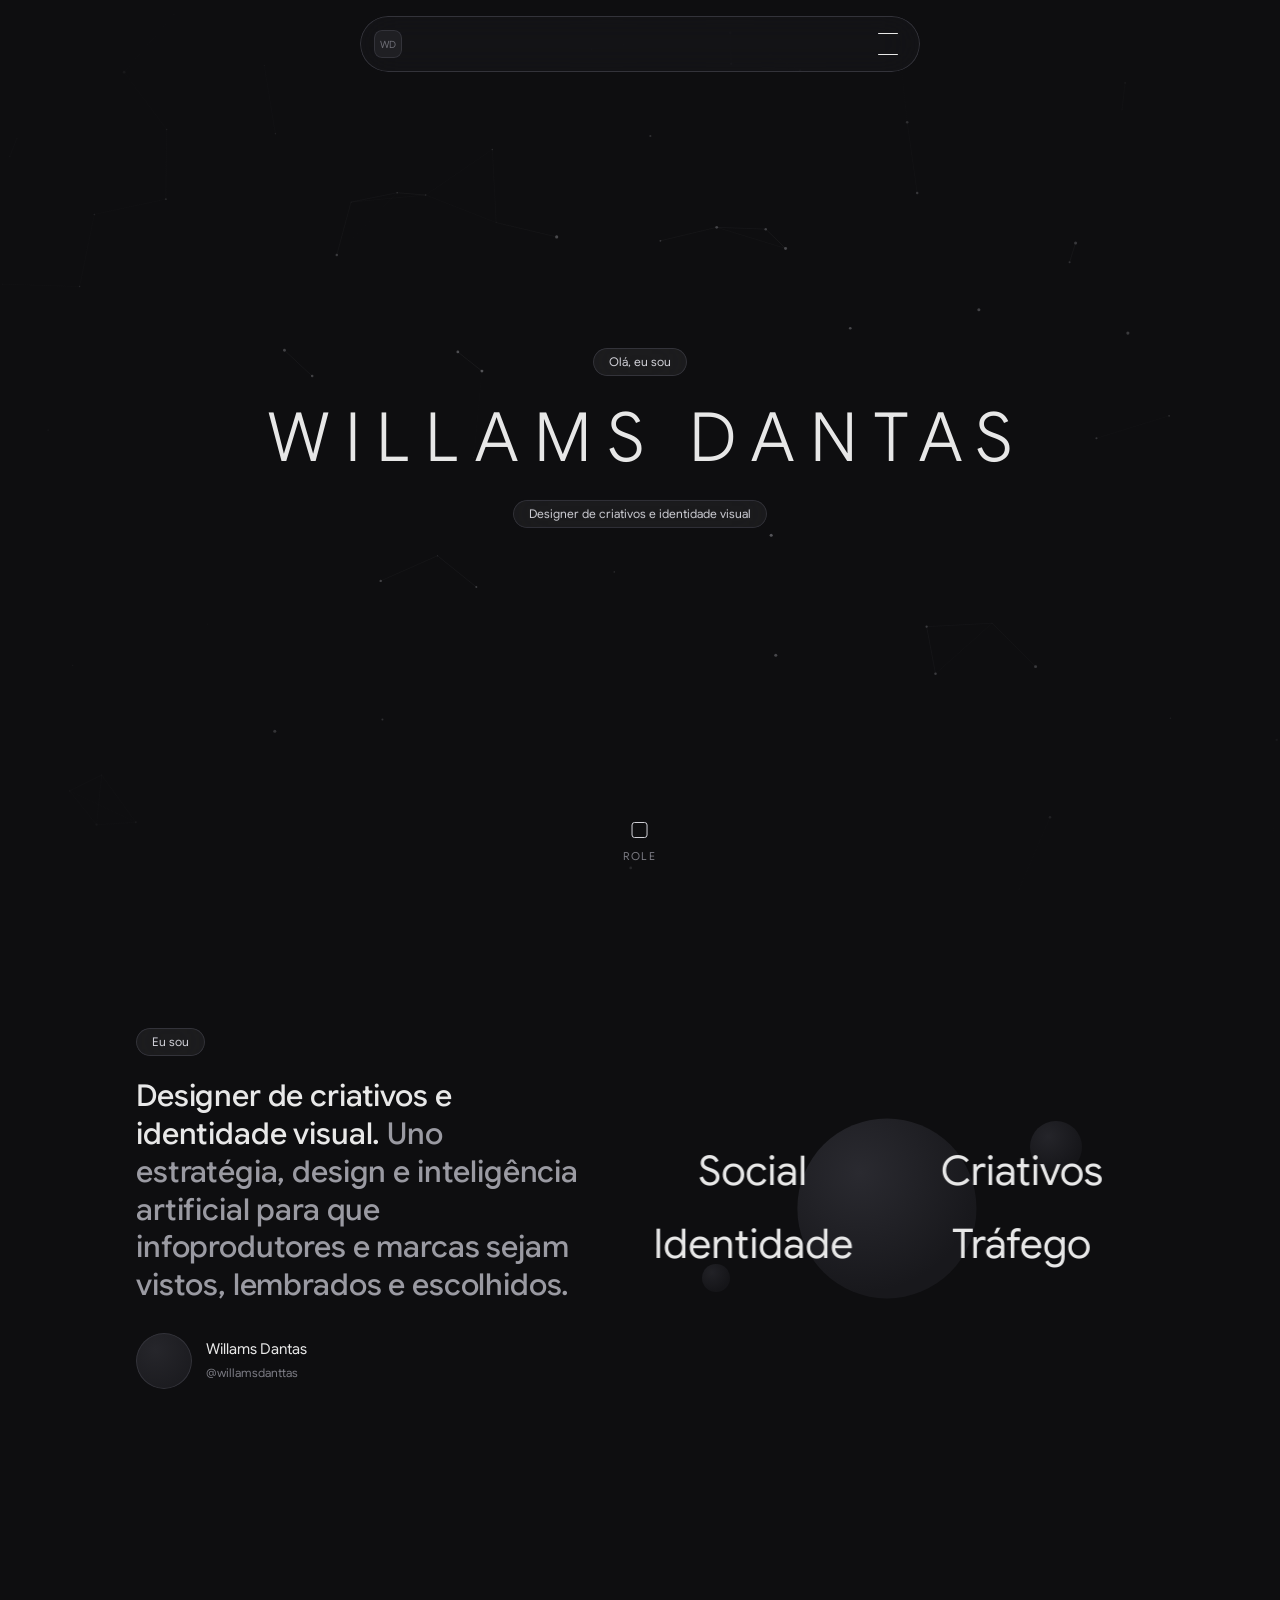
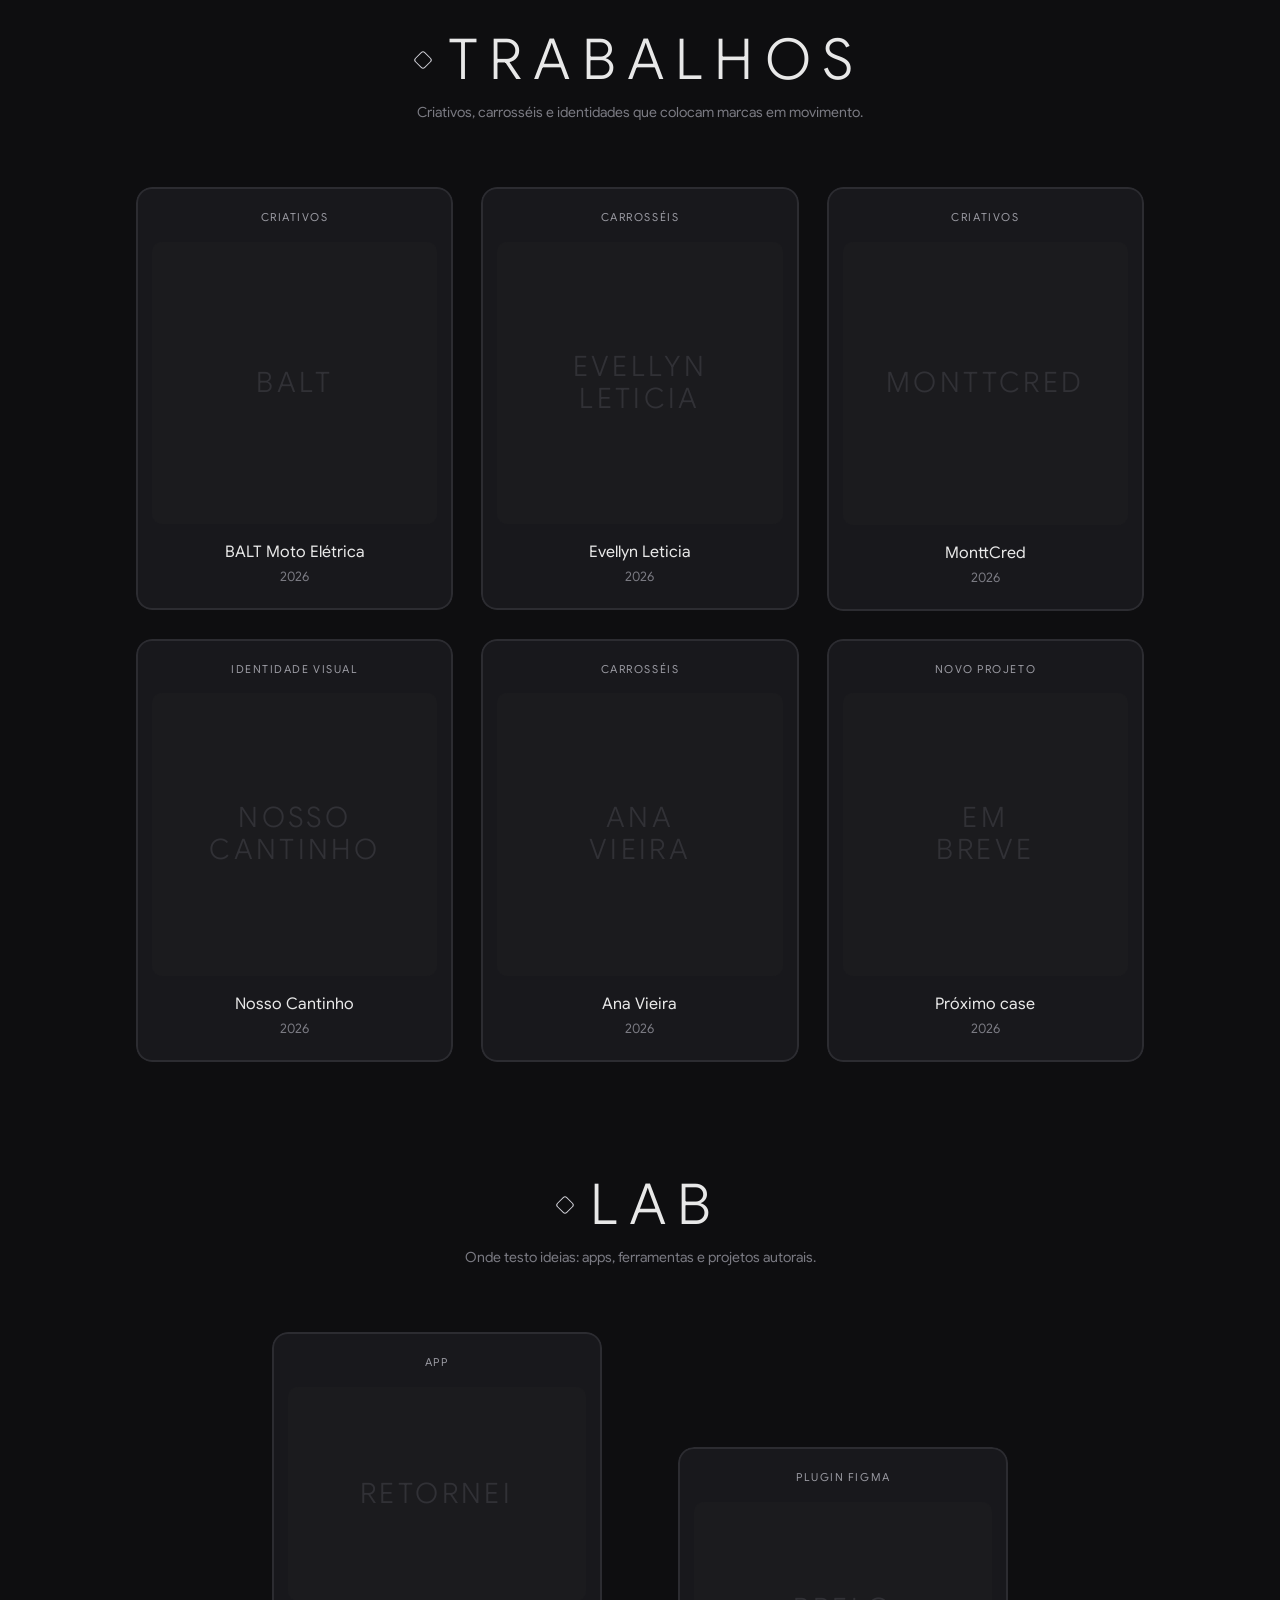
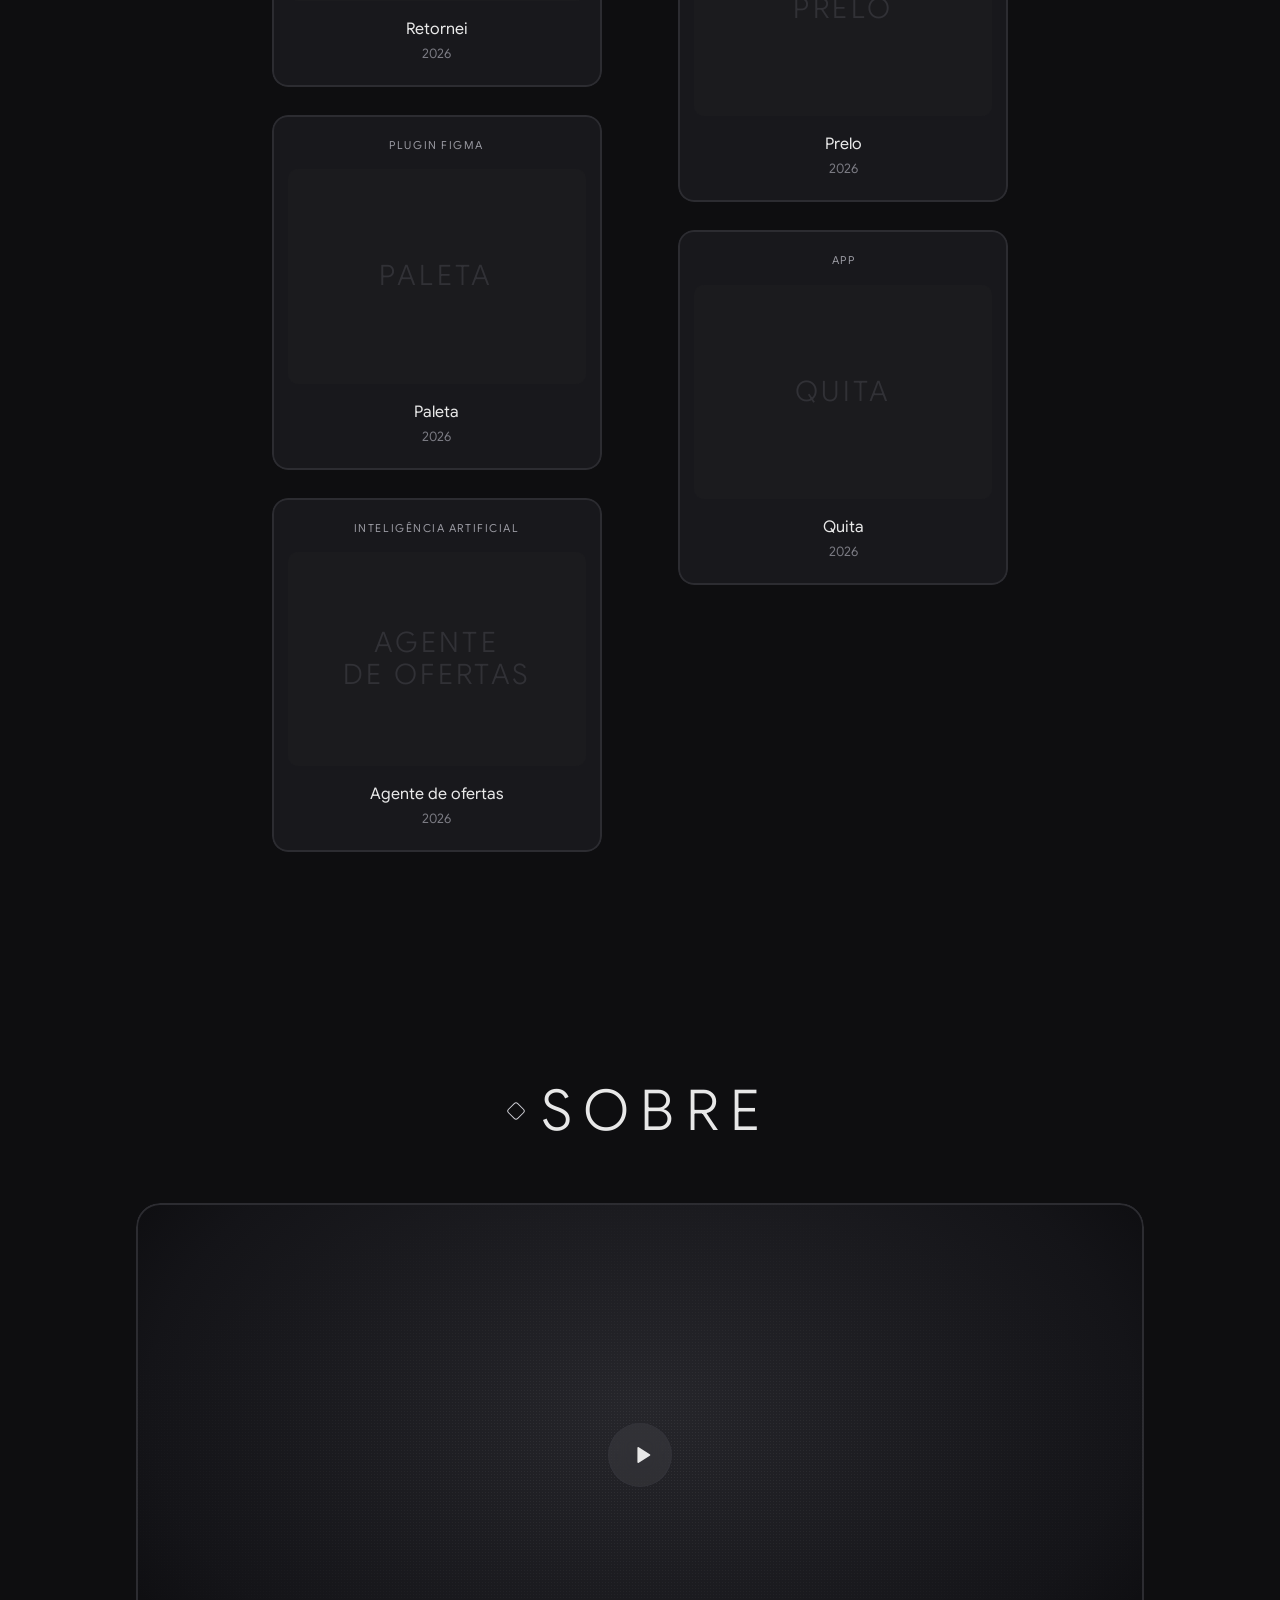
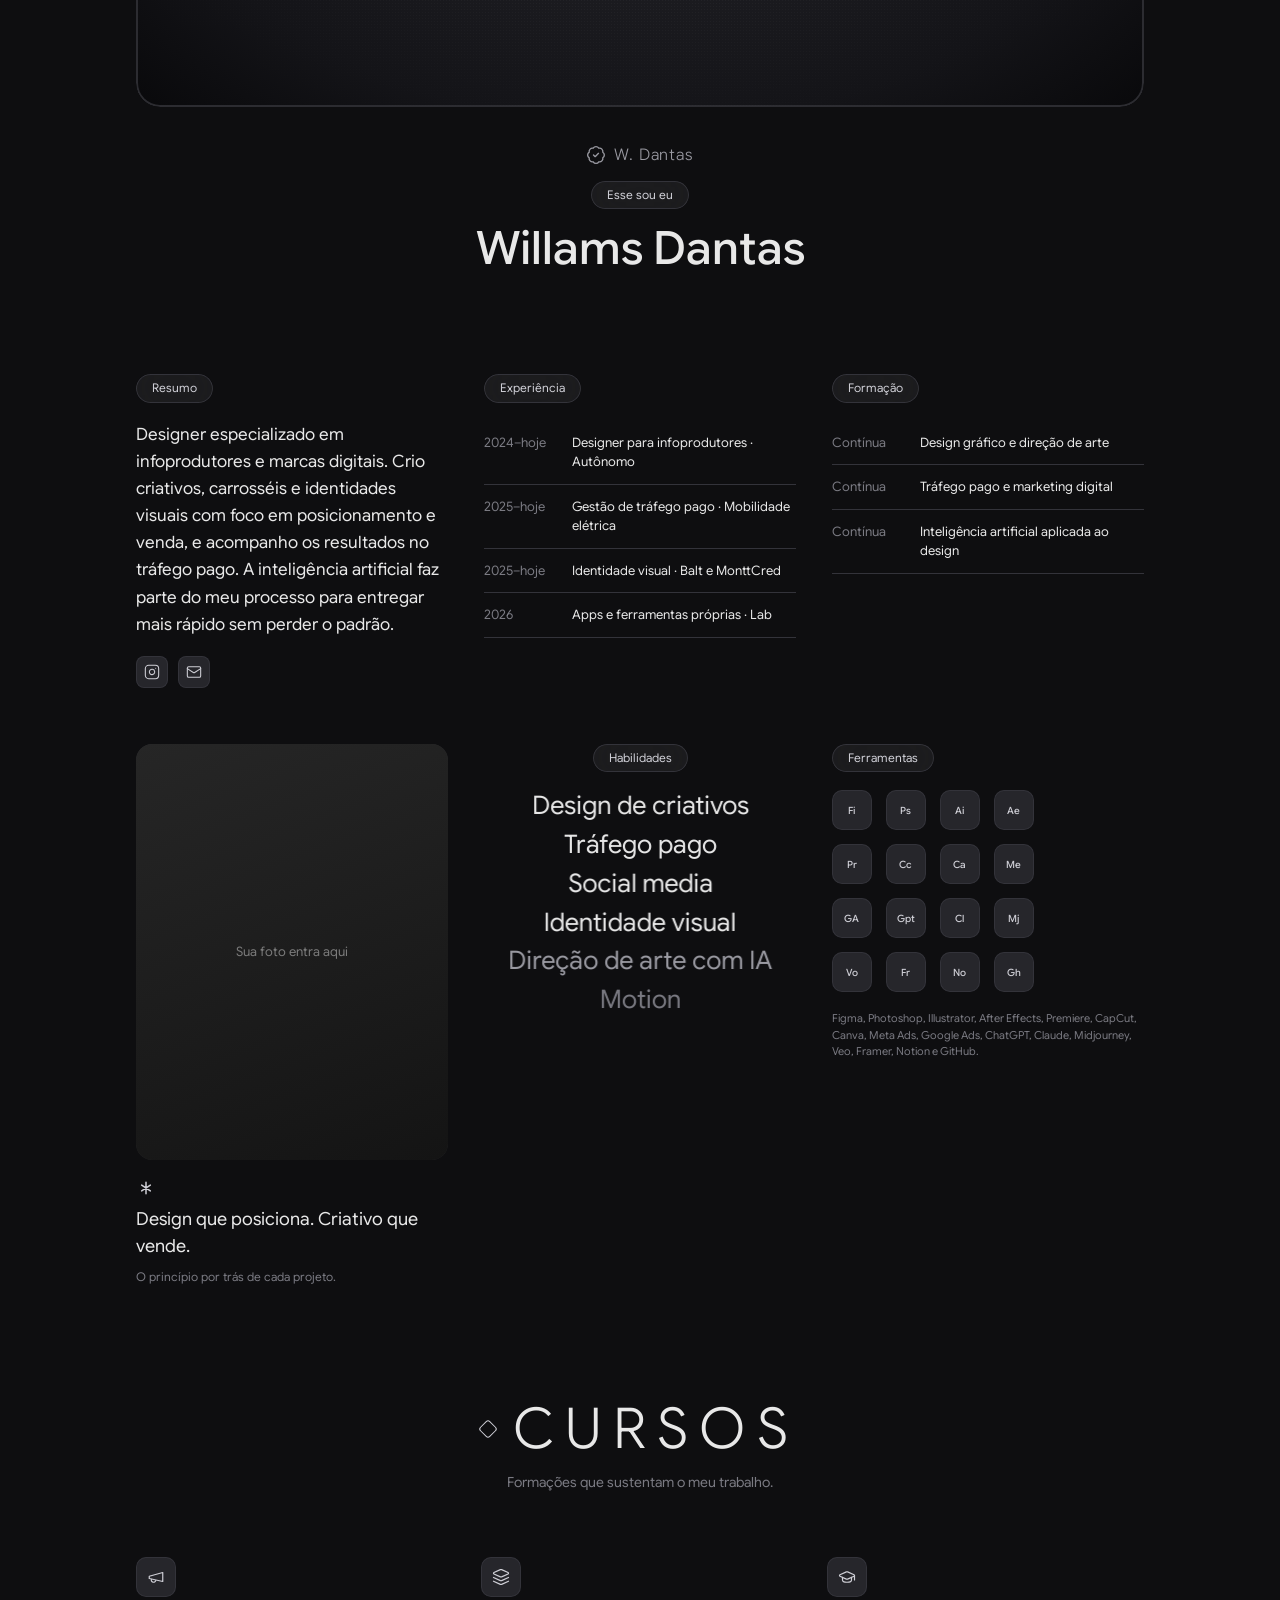
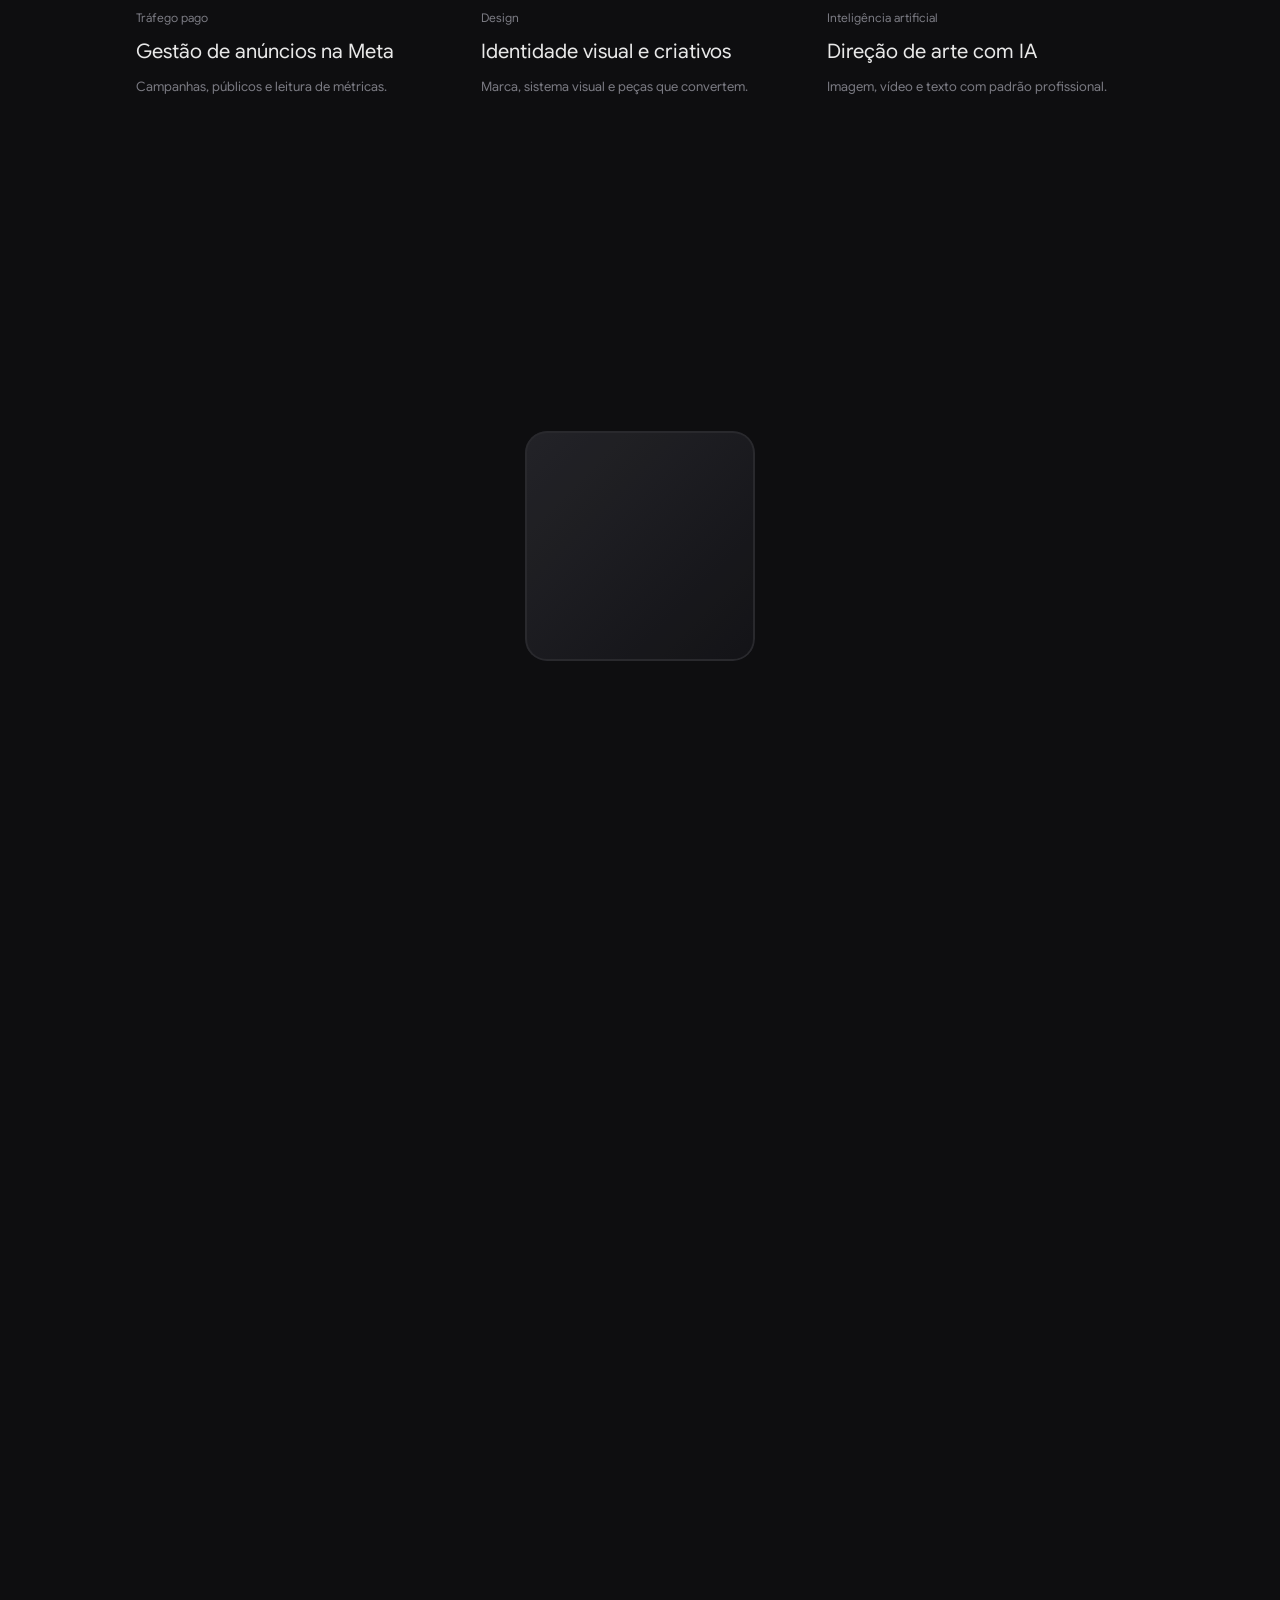
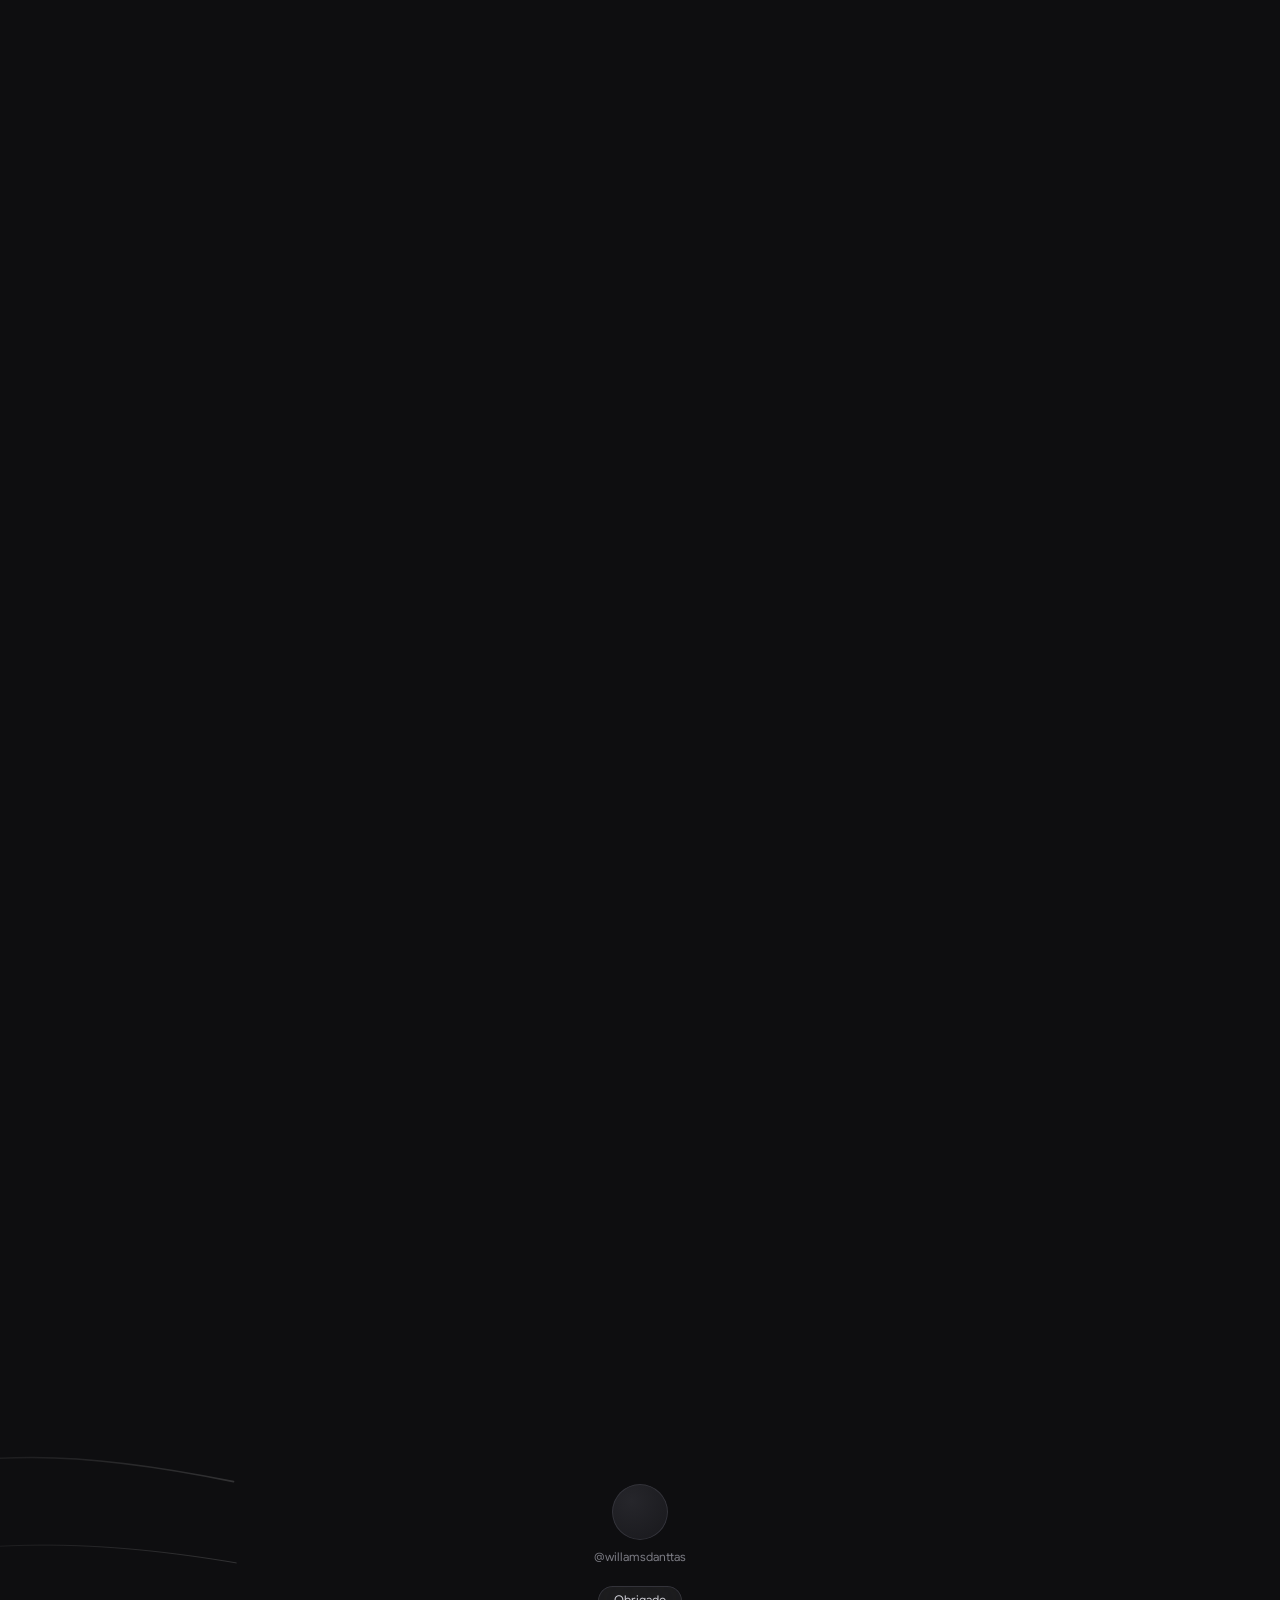
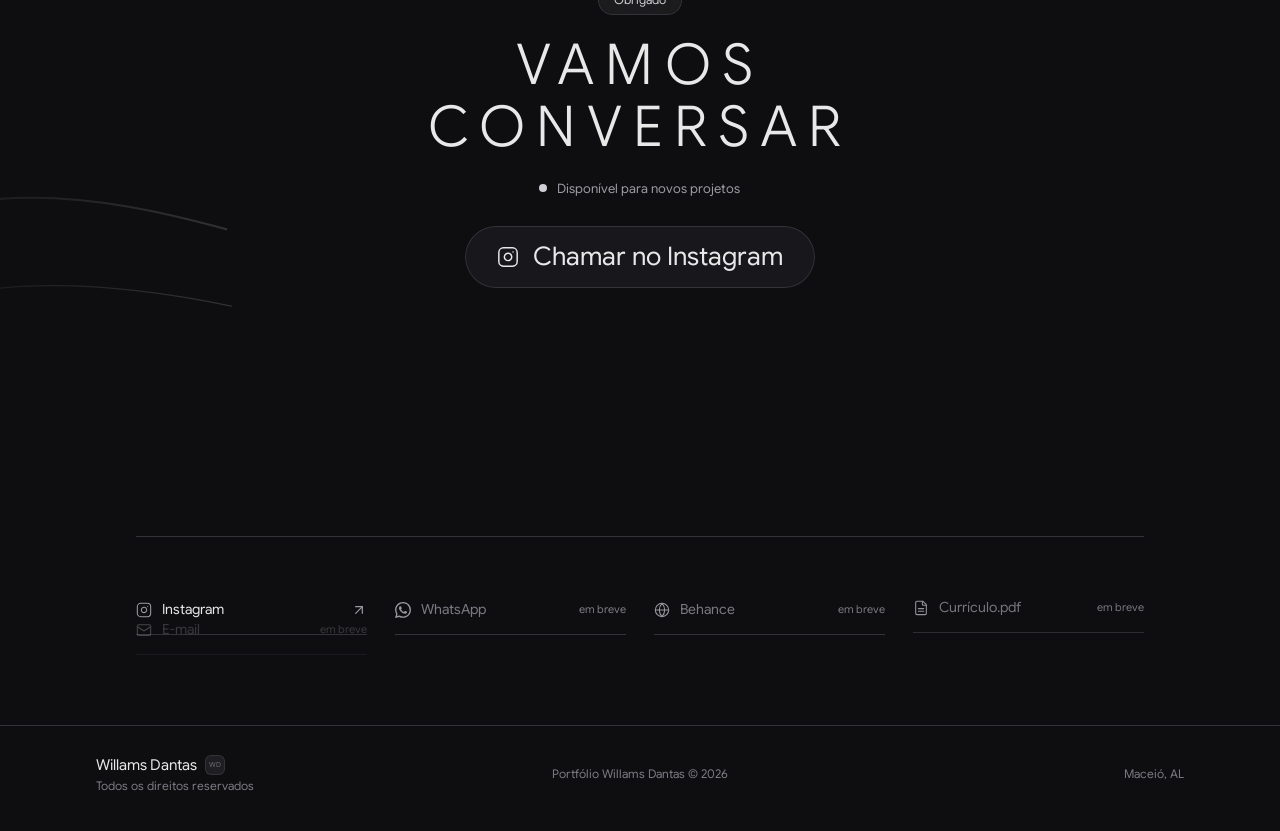
<file: novo/index.html>
<!doctype html>
<html lang="pt-BR">
<head>
<meta charset="utf-8">
<meta name="viewport" content="width=device-width, initial-scale=1, viewport-fit=cover">
<title>Willams Dantas · Designer de criativos, identidade visual e tráfego</title>
<meta name="description" content="Portfólio de Willams Dantas: criativos, carrosséis, identidade visual e tráfego pago para infoprodutores e marcas. Maceió, AL.">
<meta name="theme-color" content="#0E0E10">
<meta name="robots" content="noindex, nofollow">
<meta property="og:title" content="Willams Dantas · Portfólio">
<meta property="og:description" content="Criativos, identidade visual e tráfego pago para infoprodutores e marcas.">
<meta property="og:type" content="website">
<link rel="icon" href="favicon.svg" type="image/svg+xml">
<link rel="icon" href="favicon.ico" sizes="32x32">
<link rel="apple-touch-icon" href="img/apple-touch-icon.png">
<link rel="preload" href="fonts/google-sans-flex-latin-wght-normal.woff2" as="font" type="font/woff2" crossorigin>
<style>
@font-face{font-family:"Google Sans Flex";font-style:normal;font-display:swap;font-weight:100 1000;src:url(fonts/google-sans-flex-latin-wght-normal.woff2) format("woff2-variations"),url(fonts/google-sans-flex-latin-wght-normal.woff2) format("woff2")}

:root{
  /* Style Guide · Willams Dantas (somente cores do wireframe) */
  --fundo:#0E0E10;
  --preto:#08080A;
  --superficie:#18181C;
  --superficie-2:#1F1F23;
  --elevado:#26262B;
  --linha:#33333A;
  --linha-2:#3A3A42;
  --cinza-escuro:#4A4A52;
  --cinza-medio:#55555F;
  --linha-forte:#6A6A74;
  --texto:#E8E8E8;
  --texto-2:#9A9AA2;
  --texto-3:#7A7A82;
  --cinza-claro:#CFCFD6;
  --vidro:rgba(255,255,255,.06);
  --borda:#33333A;          /* bordas finas: pílulas, cabeçalho, ícones */
  --borda-card:#2C2C31;     /* bordas dos cards: sólida, 2px */
  --borda-forte:#CFCFD6;    /* borda com mouse */
  --conteudo:1008px;
  --margem:clamp(20px,4vw,40px);
  --ease:cubic-bezier(.22,.61,.36,1);
}
@media (min-width:1800px){:root{--conteudo:1200px}}
*,*::before,*::after{box-sizing:border-box}
html{-webkit-text-size-adjust:100%;overflow-x:clip}
html.lenis,html.lenis body{height:auto}
.lenis.lenis-smooth{scroll-behavior:auto!important}
body{margin:0;background:var(--fundo);color:var(--texto);font-family:"Google Sans Flex",system-ui,-apple-system,"Segoe UI",sans-serif;font-weight:400;line-height:1.5;-webkit-font-smoothing:antialiased;overflow-x:clip}
img,svg{display:block}
a{color:inherit;text-decoration:none}
button{font:inherit;color:inherit;background:none;border:0;padding:0;cursor:pointer}
.sr-only{position:absolute;width:1px;height:1px;padding:0;margin:-1px;overflow:hidden;clip:rect(0,0,0,0);white-space:nowrap;border:0}
.wrap{width:100%;max-width:calc(var(--conteudo) + var(--margem)*2);margin:0 auto;padding:0 var(--margem)}
:focus-visible{outline:2px solid var(--cinza-claro);outline-offset:3px;border-radius:6px}

/* borda sólida reutilizável (sem gradiente e sem animação) */
.gb{position:relative}
.gb::before{content:"";position:absolute;inset:0;border-radius:inherit;padding:1px;background:var(--borda);-webkit-mask:linear-gradient(#000 0 0) content-box,linear-gradient(#000 0 0);-webkit-mask-composite:xor;mask-composite:exclude;pointer-events:none}

.teaser.gb::before,.photo.gb::before{padding:2px;background:var(--borda-card)}

/* pílulas */
.pill{display:inline-flex;align-items:center;gap:8px;padding:7px 16px;border-radius:999px;background:var(--vidro);-webkit-backdrop-filter:blur(20px);backdrop-filter:blur(20px);font-size:12px;line-height:1.2;color:var(--cinza-claro)}
.dot{width:8px;height:8px;border-radius:50%;background:var(--cinza-claro);box-shadow:0 0 0 0 rgba(207,207,214,.5);animation:pulse 2s ease-out infinite}
@keyframes pulse{70%{box-shadow:0 0 0 8px rgba(207,207,214,0)}100%{box-shadow:0 0 0 0 rgba(207,207,214,0)}}

/* monograma do wireframe */
.wd{display:grid;place-items:center;width:28px;height:28px;border-radius:8px;background:var(--superficie-2);color:#6D6D75;font-size:10px;letter-spacing:.02em;flex:none}
.wd--lg{width:48px;height:48px;border-radius:12px;font-size:13px}

/* ---------- carregamento ---------- */
.loader{position:fixed;inset:0;z-index:100;display:grid;place-items:center;background:var(--fundo);transition:opacity .7s var(--ease),visibility .7s}
.loader-in{display:flex;flex-direction:column;align-items:center;gap:22px}
.loader svg{width:min(78vw,420px);height:auto;overflow:visible}
.sig{font-family:"Google Sans Flex",sans-serif;font-weight:300;font-size:46px;letter-spacing:.06em;fill:transparent;stroke:var(--texto);stroke-width:.7;stroke-dasharray:900;stroke-dashoffset:900;animation:draw 1.9s var(--ease) .15s forwards,fillin .6s ease 1.6s forwards}
@keyframes draw{to{stroke-dashoffset:0}}
@keyframes fillin{to{fill:var(--texto);stroke-width:0}}
.loader.done{opacity:0;visibility:hidden}

/* ---------- cabeçalho ---------- */
.header{position:fixed;top:16px;left:50%;z-index:50;width:min(560px,calc(100% - 32px));transform:translateX(-50%)}
.bar{display:flex;align-items:center;justify-content:space-between;gap:16px;height:56px;padding:0 14px;border-radius:999px;background:rgba(24,24,28,.55);-webkit-backdrop-filter:blur(20px) saturate(140%);backdrop-filter:blur(20px) saturate(140%)}
.bar-phrase{flex:1;min-width:0;text-align:center;font-size:13px;color:var(--texto-2);white-space:nowrap;overflow:hidden;text-overflow:ellipsis;filter:blur(3px);opacity:0;transition:opacity .4s}
.bar-phrase.on{opacity:.8}
.menu-btn{display:grid;place-items:center;width:36px;height:36px;border-radius:50%}
.menu-btn span{display:block;width:20px;height:1.6px;border-radius:1px;background:var(--texto);transition:transform .35s var(--ease)}
.menu-btn span+span{margin-top:6px}
.menu-btn[aria-expanded="true"] span:first-child{transform:translateY(3.8px) rotate(45deg)}
.menu-btn[aria-expanded="true"] span:last-child{transform:translateY(-3.8px) rotate(-45deg)}
.menu{position:absolute;left:0;right:0;top:64px;display:grid;grid-template-columns:1fr auto;gap:24px;padding:24px 28px;border-radius:24px;background:rgba(24,24,28,.8);-webkit-backdrop-filter:blur(24px);backdrop-filter:blur(24px);opacity:0;visibility:hidden;transform:translateY(-10px);transition:opacity .35s var(--ease),transform .35s var(--ease),visibility .35s}
.menu.open{opacity:1;visibility:visible;transform:none}
.menu ul{list-style:none;margin:0;padding:0;display:grid;gap:6px}
.menu a{font-size:22px;font-weight:400;color:var(--texto);transition:color .2s}
.menu-info{display:grid;align-content:end;gap:4px;text-align:right;font-size:13px;color:var(--texto-3)}
.menu-info strong{font-weight:500;color:var(--texto)}

/* ---------- topo ---------- */
.hero{position:relative;min-height:100vh;min-height:100svh;display:grid;place-items:center;overflow:hidden;text-align:center;padding:96px 0 120px}
.hero canvas{position:absolute;inset:0;width:100%;height:100%}
.hero::after{content:"";position:absolute;inset:0;background:radial-gradient(70% 60% at 50% 50%,rgba(14,14,16,0) 0%,rgba(14,14,16,.6) 70%,var(--fundo) 100%);pointer-events:none}
.hero-in{position:relative;z-index:1;display:flex;flex-direction:column;align-items:center;gap:28px}
h1{margin:0;font-weight:300;font-size:clamp(34px,5.3vw,80px);line-height:1;letter-spacing:.22em;text-transform:uppercase;padding-left:.22em}
.role{position:absolute;left:50%;bottom:36px;z-index:1;transform:translateX(-50%);display:flex;flex-direction:column;align-items:center;gap:10px;font-size:11px;letter-spacing:.18em;text-transform:uppercase;color:var(--texto-3)}
.spin-sq{width:16px;height:16px;border:1.5px solid var(--cinza-claro);border-radius:3px;animation:rot 8s linear infinite}
@keyframes rot{to{transform:rotate(360deg)}}

/* ---------- títulos de seção ---------- */
.sec-head{display:flex;flex-direction:column;align-items:center;text-align:center;gap:14px;padding:clamp(80px,9vw,120px) 0 clamp(48px,5vw,64px)}
.sec-title{display:flex;align-items:center;gap:18px}
.sec-title .spin-sq{width:14px;height:14px;transform:rotate(45deg);animation:rot45 8s linear infinite}
@keyframes rot45{from{transform:rotate(45deg)}to{transform:rotate(405deg)}}
h2{margin:0;font-weight:300;font-size:clamp(36px,4.4vw,64px);line-height:1;letter-spacing:.2em;text-transform:uppercase}
.sec-sub{margin:0;font-size:14px;color:var(--texto-3)}

/* ---------- eu sou ---------- */
.about-intro{padding:clamp(80px,10vw,140px) 0}
.about-intro .wrap{display:grid;grid-template-columns:minmax(0,1fr) minmax(0,1.15fr);align-items:center;gap:48px}
.intro-text{display:flex;flex-direction:column;align-items:flex-start;gap:22px}
.intro-text p{margin:0;font-weight:500;font-size:clamp(24px,2.36vw,34px);line-height:1.25;letter-spacing:-.005em}
.intro-text p span{color:var(--texto-2)}
.who{display:flex;align-items:center;gap:14px;margin-top:6px}
.avatar{width:56px;height:56px;border-radius:50%;background:radial-gradient(circle at 35% 30%,var(--elevado),var(--superficie));transition:transform .3s var(--ease)}
.avatar::before{transition:background .3s}
.who strong{display:block;font-weight:400;font-size:15px}
.who span{font-size:12px;color:var(--texto-3)}
.words{position:relative;display:grid;grid-template-columns:1fr 1fr;row-gap:28px;column-gap:24px;justify-items:center;padding:40px 0}
.words .w{position:relative;z-index:1;font-size:clamp(30px,3.2vw,46px);font-weight:400;line-height:1.1;will-change:transform}
.orb{position:absolute;border-radius:50%;background:radial-gradient(circle at 35% 30%,#2A2A30,#18181C 70%);z-index:0}
.orb--a{width:clamp(140px,14vw,200px);aspect-ratio:1;left:50%;top:50%;translate:-50% -50%;animation:float 7s ease-in-out infinite}
.orb--b{width:52px;aspect-ratio:1;right:12%;top:6%;animation:float 5.5s ease-in-out infinite reverse;opacity:.8}
.orb--c{width:28px;aspect-ratio:1;left:14%;bottom:8%;animation:float 6.5s ease-in-out infinite;opacity:.7}
@keyframes float{50%{transform:translateY(-14px)}}

/* ---------- cards de trabalho ---------- */
.works{display:grid;grid-template-columns:repeat(3,minmax(0,1fr));gap:28px}
.card{position:relative;display:flex;flex-direction:column;aspect-ratio:3/4;border-radius:16px;background:var(--superficie);overflow:hidden;isolation:isolate;z-index:1;transition:background .4s var(--ease),scale .6s var(--ease),box-shadow .6s var(--ease),z-index 0s .6s}
.card::before{content:"";position:absolute;inset:0;border-radius:inherit;padding:2px;background:var(--borda-card);-webkit-mask:linear-gradient(#000 0 0) content-box,linear-gradient(#000 0 0);-webkit-mask-composite:xor;mask-composite:exclude;pointer-events:none;z-index:3;transition:background .35s var(--ease)}
.card-cat{position:relative;z-index:2;padding:22px 16px 0;text-align:center;font-size:11px;letter-spacing:.14em;text-transform:uppercase;color:var(--texto-2)}
.card-media{position:relative;flex:1;margin:16px;border-radius:10px;background:var(--elevado);overflow:hidden;display:grid;place-items:center}
.card-media::after{content:"";position:absolute;inset:0;background:rgba(8,8,10,.38);transition:opacity .45s var(--ease)}
.poster{font-weight:300;font-size:clamp(22px,2.2vw,32px);letter-spacing:.12em;text-transform:uppercase;color:var(--cinza-escuro);text-align:center;padding:0 12px;line-height:1.15;transition:color .45s,transform .6s var(--ease)}
.card-foot{position:relative;z-index:2;padding:0 16px 22px;text-align:center}
.card-foot strong{display:block;font-weight:400;font-size:16px;color:var(--texto)}
.card-foot span{font-size:13px;color:var(--texto-3)}
.lab{display:grid;grid-template-columns:repeat(2,minmax(0,330px));justify-content:center;column-gap:clamp(28px,6vw,90px);row-gap:28px}
.lab .card{aspect-ratio:4/4.3}
.lab{padding-bottom:clamp(60px,9vw,130px)}
.lab .card:nth-child(even){top:clamp(60px,9vw,130px)}
@media (hover:hover) and (pointer:fine){
  .card:hover{background:var(--superficie-2);scale:1.3;z-index:5;box-shadow:0 30px 80px rgba(8,8,10,.75);transition:background .4s var(--ease),scale .6s var(--ease),box-shadow .6s var(--ease),z-index 0s}
  .works:hover .card:not(:hover) .card-media::after{opacity:1}
  .card:first-child:hover,.works .card:nth-child(3n+1):hover{transform-origin:left center}
  .works .card:nth-child(3n):hover{transform-origin:right center}
  .lab .card:nth-child(odd):hover{transform-origin:left center}
  .lab .card:nth-child(even):hover{transform-origin:right center}
  .card:hover::before{background:var(--borda-forte)}
  .card:hover .card-media::after{opacity:0}
  .card:hover .poster{color:var(--texto-2);transform:scale(1.04)}
  .avatar:hover{transform:scale(1.05);box-shadow:0 0 0 1px rgba(255,255,255,.35)}
  .menu a:hover{color:var(--texto-2)}
  .link-row:hover .link-name{color:var(--cinza-claro)}
  .link-row:hover .arr{transform:translate(2px,-2px)}
  .btn-glass:hover::before{background:var(--borda-forte)}
  .contact-pill:hover{background:var(--elevado)}
  .photo:hover .photo-in{filter:grayscale(0)}
  .teaser:hover{transform:scale(1.01)}
  .teaser:hover::before{background:var(--borda-forte)}
}
.cursor{position:fixed;left:0;top:0;z-index:60;width:0;height:0;pointer-events:none}
.cursor-dot{position:absolute;left:-28px;top:-28px;width:56px;height:56px;border-radius:50%;background:var(--texto);color:var(--fundo);display:grid;place-items:center;opacity:0;transform:scale(.4);transition:opacity .25s,transform .3s var(--ease)}
.cursor.on .cursor-dot{opacity:1;transform:scale(1)}
.cursor svg{width:22px;height:22px}

/* ---------- sobre ---------- */
.teaser{position:relative;--bw:2px;aspect-ratio:16/8;border-radius:24px;overflow:hidden;background:radial-gradient(70% 90% at 50% 40%,#26262B,#141418 70%,var(--preto));transition:transform .5s var(--ease)}
.teaser .grain{position:absolute;inset:0;opacity:.18;background-image:radial-gradient(rgba(255,255,255,.35) 1px,transparent 1px);background-size:3px 3px;-webkit-mask-image:radial-gradient(60% 60% at 50% 50%,#000,transparent);mask-image:radial-gradient(60% 60% at 50% 50%,#000,transparent)}
.teaser .play{position:absolute;left:50%;top:50%;translate:-50% -50%;width:64px;height:64px;border-radius:50%;background:var(--vidro);-webkit-backdrop-filter:blur(10px);backdrop-filter:blur(10px);display:grid;place-items:center}
.teaser .play svg{width:22px;height:22px;margin-left:3px}
.me{display:flex;flex-direction:column;align-items:center;gap:14px;text-align:center;margin-top:36px;position:relative;z-index:2}
.badge{display:flex;align-items:center;gap:8px;font-weight:300;font-style:normal;font-size:16px;letter-spacing:.06em;color:var(--texto-2)}
.badge svg{width:20px;height:20px;animation:bob 3s ease-in-out infinite}
@keyframes bob{50%{transform:rotate(-8deg) scale(1.06)}}
h3.name{margin:0;font-weight:500;font-size:clamp(36px,3.6vw,52px);line-height:1.1}
.about-grid{display:grid;grid-template-columns:repeat(3,minmax(0,1fr));gap:36px;margin-top:clamp(70px,8vw,100px)}
.col{display:flex;flex-direction:column;align-items:flex-start;gap:18px}
.col p{margin:0}
.summary{font-size:17px;line-height:1.6;color:var(--texto)}
.socials{display:flex;gap:10px}
.sq{display:grid;place-items:center;width:32px;height:32px;border-radius:8px;background:var(--elevado);color:var(--cinza-claro)}
.sq svg{width:16px;height:16px}
.timeline{list-style:none;margin:0;padding:0;width:100%}
.timeline li{display:grid;grid-template-columns:76px 1fr;gap:12px;padding:12px 0;border-bottom:1px solid var(--linha);font-size:13px}
.timeline time{color:var(--texto-3)}
.photo{width:100%;aspect-ratio:3/4;border-radius:16px;overflow:hidden;background:var(--superficie)}
.photo-in{width:100%;height:100%;display:grid;place-items:center;background:linear-gradient(160deg,#26262B,#141418);filter:grayscale(1);transition:filter .6s}
.photo-in span{font-size:13px;color:var(--texto-3)}
.quote{display:flex;flex-direction:column;gap:8px}
.quote svg{width:20px;height:20px;color:var(--cinza-claro)}
.quote strong{font-weight:400;font-size:18px}
.quote span{font-size:12px;color:var(--texto-3)}
.skills{list-style:none;margin:0;padding:0;display:flex;flex-direction:column;align-items:center;gap:8px;width:100%;text-align:center}
.skills li{font-size:clamp(22px,2vw,28px);line-height:1.2;will-change:transform,filter}
.skills li:nth-child(5){color:var(--texto-2)}
.skills li:nth-child(6){color:var(--texto-3)}
.tools{display:grid;grid-template-columns:repeat(4,40px);gap:14px}
.tool{display:grid;place-items:center;width:40px;height:40px;border-radius:10px;background:var(--elevado);font-size:10px;font-weight:500;letter-spacing:.02em;color:var(--cinza-claro)}
.tools-cap{margin:0;font-size:11px;line-height:1.5;color:var(--texto-3)}
.about-grid--b{grid-template-columns:repeat(3,minmax(0,1fr));margin-top:56px}

/* ---------- cursos ---------- */
.courses{display:grid;grid-template-columns:repeat(3,minmax(0,1fr));gap:28px}
.course{display:flex;flex-direction:column;align-items:flex-start;gap:12px}
.course .sq{width:40px;height:40px;border-radius:10px}
.course .sq svg{width:18px;height:18px}
.course small{font-size:12px;color:var(--texto-3)}
.course strong{font-weight:400;font-size:20px;line-height:1.3}
.course p{margin:0;font-size:13px;color:var(--texto-3)}

/* ---------- então ---------- */
.then{position:relative}
.then-stage{position:relative;height:100vh;height:100svh;display:grid;place-items:center;overflow:hidden}
.then-shape{position:absolute;left:50%;top:50%;width:clamp(160px,18vw,240px);aspect-ratio:1;margin:calc(clamp(160px,18vw,240px)/-2) 0 0 calc(clamp(160px,18vw,240px)/-2);border-radius:22px;background:linear-gradient(135deg,#26262B,#141418);opacity:.9}
.then-shape::before{content:"";position:absolute;inset:0;border-radius:inherit;padding:2px;background:var(--borda-card);-webkit-mask:linear-gradient(#000 0 0) content-box,linear-gradient(#000 0 0);-webkit-mask-composite:xor;mask-composite:exclude}
.phrase{position:absolute;left:0;right:0;top:50%;translate:0 -50%;margin:0;padding:0 var(--margem);text-align:center;font-size:clamp(28px,2.8vw,40px);line-height:1.25;font-weight:400;opacity:0}
.then-static{display:none}

/* ---------- contato ---------- */
.contact{position:relative;min-height:100vh;min-height:100svh;display:grid;place-items:center;overflow:hidden;padding:120px 0}
.ribbons{position:absolute;inset:0;width:100%;height:100%;opacity:.55}
.ribbons path{fill:none;stroke-linecap:round;stroke-dasharray:420 1400;animation:flow 9s linear infinite}
.ribbons path:nth-child(2){animation-duration:12s;animation-delay:-3s}
.ribbons path:nth-child(3){animation-duration:15s;animation-delay:-6s}
.ribbons path:nth-child(4){animation-duration:11s;animation-delay:-8s}
@keyframes flow{to{stroke-dashoffset:-1820}}
.contact-in{position:relative;z-index:1;display:flex;flex-direction:column;align-items:center;gap:20px;text-align:center}
.contact .who{flex-direction:column;gap:8px;margin:0}
.contact h2{font-size:clamp(40px,4.4vw,64px);line-height:1.1}
.status{display:flex;align-items:center;gap:10px;font-size:13px;color:var(--texto-2)}
.contact-pill{display:inline-flex;align-items:center;gap:14px;margin-top:8px;padding:18px 32px;border-radius:999px;background:var(--superficie);font-size:clamp(20px,2vw,28px);line-height:1;transition:background .3s}
.contact-pill svg{width:22px;height:22px}
.links{display:grid;grid-template-columns:repeat(4,minmax(0,1fr));column-gap:28px;padding:48px 0 40px;border-top:1px solid var(--linha)}
.link-row{display:flex;align-items:center;gap:10px;padding:14px 0;border-bottom:1px solid var(--linha);font-size:14px}
.link-row svg{width:16px;height:16px;color:var(--texto-2);flex:none}
.link-name{flex:1;transition:color .2s}
.arr{transition:transform .25s var(--ease)}
.link-row[aria-disabled="true"]{color:var(--texto-3);cursor:default}
.link-row[aria-disabled="true"] .arr{display:none}
.soon{font-size:11px;color:var(--texto-3)}
footer{border-top:1px solid var(--linha)}
.foot{display:grid;grid-template-columns:1fr auto 1fr;align-items:center;gap:16px;padding:28px 0 36px;font-size:12px;color:var(--texto-3)}
.foot strong{display:flex;align-items:center;gap:8px;font-weight:400;font-size:15px;color:var(--texto)}
.foot .r{text-align:right}

/* botão de vidro (link) */
.btn-glass{display:inline-flex;align-items:center;gap:10px;height:56px;padding:0 28px;border-radius:999px;background:var(--vidro);-webkit-backdrop-filter:blur(20px);backdrop-filter:blur(20px);font-weight:500;font-size:17px}

/* ---------- animação inicial (antes do JS) ---------- */
.js .fx-in,.js .fx-title,.js .fx-up{opacity:0}

/* ---------- responsivo ---------- */
@media (max-width:1024px){
  .works{gap:20px}
  .about-grid,.about-grid--b{gap:28px}
}
@media (max-width:900px){
  .about-intro .wrap{grid-template-columns:1fr;gap:40px}
  .works{grid-template-columns:repeat(2,minmax(0,1fr))}
  .about-grid,.about-grid--b{grid-template-columns:1fr 1fr}
  .about-grid .col:nth-child(3){grid-column:1/-1}
  .about-grid--b .col:nth-child(2){order:3;grid-column:1/-1}
  .courses{grid-template-columns:1fr 1fr}
  .links{grid-template-columns:1fr 1fr}
  .teaser{aspect-ratio:16/10}
}
@media (max-width:600px){
  h1{letter-spacing:.2em;padding-left:.2em;line-height:1.15}
  .hero h1 .ln{display:block}
  .words{grid-template-columns:1fr;row-gap:10px;padding:20px 0}
  .orb--a{width:150px}
  .works{grid-template-columns:1fr;gap:20px}
  .lab{grid-template-columns:1fr 1fr;column-gap:14px;row-gap:14px}
  .lab .card{aspect-ratio:3/4}
  .lab{padding-bottom:56px}
  .lab .card:nth-child(even){top:56px}
  .lab .card-cat{padding-top:14px;font-size:9px}
  .lab .card-media{margin:10px}
  .lab .card-foot{padding:0 10px 14px}
  .lab .card-foot strong{font-size:13px}
  .lab .card-foot span{font-size:11px}
  .lab .poster{font-size:16px}
  .about-grid,.about-grid--b,.courses{grid-template-columns:1fr}
  .about-grid .col:nth-child(3),.about-grid--b .col:nth-child(2){grid-column:auto}
  .links{grid-template-columns:1fr}
  .foot{grid-template-columns:1fr;text-align:left}
  .foot .r{text-align:left}
  .menu{grid-template-columns:1fr}
  .menu-info{text-align:left}
  .contact-pill{padding:16px 24px}
  .teaser{aspect-ratio:4/5;border-radius:18px}
}
@media (prefers-reduced-motion:reduce){
  *,*::before,*::after{animation-duration:.001ms!important;animation-iteration-count:1!important;transition-duration:.001ms!important}
  .sig{fill:var(--texto);stroke-width:0;stroke-dashoffset:0}
  .js .fx-in,.js .fx-title,.js .fx-up{opacity:1}
  .then-stage{display:none}
  .then-static{display:flex;flex-direction:column;align-items:center;gap:28px;padding:120px var(--margem);text-align:center}
  .then-static p{margin:0;font-size:clamp(26px,2.8vw,40px);line-height:1.25}
}
</style>
<script>document.documentElement.classList.add('js')</script>
</head>
<body>
<svg width="0" height="0" style="position:absolute" aria-hidden="true" focusable="false">
  <defs>
    <linearGradient id="rib" x1="0" y1="0" x2="1" y2="0"><stop offset="0" stop-color="#fff" stop-opacity="0"/><stop offset=".5" stop-color="#fff" stop-opacity=".55"/><stop offset="1" stop-color="#fff" stop-opacity="0"/></linearGradient>
    <symbol id="i-up" viewBox="0 0 24 24"><g fill="none" stroke="currentColor" stroke-width="1.8" stroke-linecap="round" stroke-linejoin="round"><path d="M7 7h10v10"/><path d="M7 17 17 7"/></g></symbol>
    <symbol id="i-ig" viewBox="0 0 24 24"><g fill="none" stroke="currentColor" stroke-width="1.6" stroke-linecap="round" stroke-linejoin="round"><rect width="20" height="20" x="2" y="2" rx="5"/><path d="M16 11.37A4 4 0 1 1 12.63 8 4 4 0 0 1 16 11.37z"/><path d="M17.5 6.5h.01"/></g></symbol>
    <symbol id="i-wa" viewBox="0 0 24 24"><path fill="currentColor" d="M17.47 14.38c-.3-.15-1.76-.87-2.03-.97-.27-.1-.47-.15-.67.15-.2.3-.77.97-.94 1.17-.17.2-.35.22-.64.07-.3-.15-1.26-.46-2.4-1.48-.89-.79-1.49-1.77-1.66-2.07-.17-.3-.02-.46.13-.61.13-.13.3-.35.45-.52.15-.17.2-.3.3-.5.1-.2.05-.37-.02-.52-.08-.15-.67-1.62-.92-2.22-.24-.58-.49-.5-.67-.51h-.57c-.2 0-.52.07-.79.37-.27.3-1.04 1.02-1.04 2.48s1.07 2.88 1.21 3.07c.15.2 2.1 3.2 5.08 4.49.71.31 1.26.49 1.69.63.71.23 1.36.2 1.87.12.57-.09 1.76-.72 2.01-1.41.25-.69.25-1.29.17-1.41-.07-.13-.27-.2-.57-.35M12.05 21.79h-.01a9.87 9.87 0 0 1-5.03-1.38l-.36-.21-3.74.98 1-3.65-.24-.37a9.86 9.86 0 0 1-1.51-5.26c0-5.45 4.44-9.88 9.89-9.88 2.64 0 5.12 1.03 6.99 2.9a9.82 9.82 0 0 1 2.89 6.99c0 5.45-4.44 9.88-9.89 9.88m8.41-18.3A11.82 11.82 0 0 0 12.05 0C5.5 0 .16 5.34.16 11.89c0 2.1.55 4.14 1.59 5.95L.06 24l6.31-1.65a11.88 11.88 0 0 0 5.68 1.45h.01c6.55 0 11.89-5.34 11.89-11.89 0-3.18-1.24-6.16-3.49-8.41"/></symbol>
    <symbol id="i-li" viewBox="0 0 24 24"><g fill="none" stroke="currentColor" stroke-width="1.6" stroke-linecap="round" stroke-linejoin="round"><path d="M16 8a6 6 0 0 1 6 6v7h-4v-7a2 2 0 0 0-4 0v7h-4v-7a6 6 0 0 1 6-6z"/><rect width="4" height="12" x="2" y="9"/><circle cx="4" cy="4" r="2"/></g></symbol>
    <symbol id="i-mail" viewBox="0 0 24 24"><g fill="none" stroke="currentColor" stroke-width="1.6" stroke-linecap="round" stroke-linejoin="round"><rect width="20" height="16" x="2" y="4" rx="2"/><path d="m22 7-8.97 5.7a1.94 1.94 0 0 1-2.06 0L2 7"/></g></symbol>
    <symbol id="i-file" viewBox="0 0 24 24"><g fill="none" stroke="currentColor" stroke-width="1.6" stroke-linecap="round" stroke-linejoin="round"><path d="M15 2H6a2 2 0 0 0-2 2v16a2 2 0 0 0 2 2h12a2 2 0 0 0 2-2V7Z"/><path d="M14 2v4a2 2 0 0 0 2 2h4"/><path d="M16 13H8M16 17H8"/></g></symbol>
    <symbol id="i-globe" viewBox="0 0 24 24"><g fill="none" stroke="currentColor" stroke-width="1.6" stroke-linecap="round" stroke-linejoin="round"><circle cx="12" cy="12" r="10"/><path d="M12 2a14.5 14.5 0 0 0 0 20 14.5 14.5 0 0 0 0-20M2 12h20"/></g></symbol>
    <symbol id="i-badge" viewBox="0 0 24 24"><g fill="none" stroke="currentColor" stroke-width="1.6" stroke-linecap="round" stroke-linejoin="round"><path d="M3.85 8.62a4 4 0 0 1 4.78-4.77 4 4 0 0 1 6.74 0 4 4 0 0 1 4.78 4.78 4 4 0 0 1 0 6.74 4 4 0 0 1-4.77 4.78 4 4 0 0 1-6.75 0 4 4 0 0 1-4.78-4.77 4 4 0 0 1 0-6.76Z"/><path d="m9 12 2 2 4-4"/></g></symbol>
    <symbol id="i-ast" viewBox="0 0 24 24"><g fill="none" stroke="currentColor" stroke-width="1.8" stroke-linecap="round"><path d="M12 5v14M17.2 8.5 6.8 15.5M6.8 8.5l10.4 7"/></g></symbol>
    <symbol id="i-play" viewBox="0 0 24 24"><path fill="currentColor" d="M7 4.5v15a1 1 0 0 0 1.5.86l12-7.5a1 1 0 0 0 0-1.72l-12-7.5A1 1 0 0 0 7 4.5z"/></symbol>
    <symbol id="i-mega" viewBox="0 0 24 24"><g fill="none" stroke="currentColor" stroke-width="1.6" stroke-linecap="round" stroke-linejoin="round"><path d="m3 11 18-5v12L3 14v-3z"/><path d="M11.6 16.8a3 3 0 1 1-5.8-1.6"/></g></symbol>
    <symbol id="i-layers" viewBox="0 0 24 24"><g fill="none" stroke="currentColor" stroke-width="1.6" stroke-linecap="round" stroke-linejoin="round"><path d="M12.83 2.18a2 2 0 0 0-1.66 0L2.6 6.08a1 1 0 0 0 0 1.83l8.58 3.91a2 2 0 0 0 1.66 0l8.58-3.9a1 1 0 0 0 0-1.83Z"/><path d="m22 17.65-9.17 4.16a2 2 0 0 1-1.66 0L2 17.65"/><path d="m22 12.65-9.17 4.16a2 2 0 0 1-1.66 0L2 12.65"/></g></symbol>
    <symbol id="i-cap" viewBox="0 0 24 24"><g fill="none" stroke="currentColor" stroke-width="1.6" stroke-linecap="round" stroke-linejoin="round"><path d="M21.42 10.922a1 1 0 0 0-.019-1.838L12.83 5.18a2 2 0 0 0-1.66 0L2.6 9.08a1 1 0 0 0 0 1.832l8.57 3.908a2 2 0 0 0 1.66 0z"/><path d="M22 10v6M6 12.5V16a6 3 0 0 0 12 0v-3.5"/></g></symbol>
  </defs>
</svg>

<div class="loader" id="loader" aria-hidden="true">
  <div class="loader-in">
    <span class="wd wd--lg gb">WD</span>
    <svg viewBox="0 0 520 70"><text class="sig" x="260" y="52" text-anchor="middle">Willams Dantas</text></svg>
  </div>
</div>

<header class="header">
  <div class="bar gb">
    <a href="#inicio" class="wd gb" aria-label="Willams Dantas, início">WD</a>
    <span class="bar-phrase" aria-hidden="true"></span>
    <button class="menu-btn" type="button" aria-expanded="false" aria-controls="menu" aria-label="Abrir menu"><span></span><span></span></button>
  </div>
  <nav class="menu gb" id="menu" aria-label="Principal">
    <ul>
      <li><a href="#trabalhos">Trabalhos</a></li>
      <li><a href="#lab">Lab</a></li>
      <li><a href="#sobre">Sobre</a></li>
      <li><a href="#cursos">Cursos</a></li>
      <li><a href="#contato">Contato</a></li>
    </ul>
    <div class="menu-info"><strong>Willams Dantas</strong><span>@willamsdanttas</span><span>Maceió, AL</span></div>
  </nav>
</header>

<main id="inicio">
  <!-- 02 · Topo -->
  <section class="hero" aria-labelledby="nome">
    <canvas id="particles" aria-hidden="true"></canvas>
    <div class="hero-in">
      <span class="pill gb fx-up">Olá, eu sou</span>
      <h1 id="nome" class="fx-up"><span class="ln">Willams </span><span class="ln">Dantas</span></h1>
      <span class="pill gb fx-up">Designer de criativos e identidade visual</span>
    </div>
    <div class="role" aria-hidden="true"><span class="spin-sq"></span>Role</div>
  </section>

  <!-- 03 · Eu sou -->
  <section class="about-intro" aria-label="Apresentação">
    <div class="wrap">
      <div class="intro-text">
        <span class="pill gb fx-in">Eu sou</span>
        <p class="fx-in">Designer de criativos e identidade visual. <span>Uno estratégia, design e inteligência artificial para que infoprodutores e marcas sejam vistos, lembrados e escolhidos.</span></p>
        <div class="who fx-in">
          <span class="avatar gb" aria-hidden="true"></span>
          <div><strong>Willams Dantas</strong><span>@willamsdanttas</span></div>
        </div>
      </div>
      <div class="words" aria-label="Áreas: Social, Criativos, Identidade e Tráfego">
        <span class="orb orb--a" aria-hidden="true"></span><span class="orb orb--b" aria-hidden="true"></span><span class="orb orb--c" aria-hidden="true"></span>
        <span class="w" data-x="110">Social</span>
        <span class="w" data-x="-100">Criativos</span>
        <span class="w" data-x="100">Identidade</span>
        <span class="w" data-x="-90">Tráfego</span>
      </div>
    </div>
  </section>

  <!-- 04 · Trabalhos -->
  <section id="trabalhos" aria-labelledby="t-trab">
    <div class="wrap">
      <div class="sec-head">
        <div class="sec-title fx-title"><span class="spin-sq" aria-hidden="true"></span><h2 id="t-trab">Trabalhos</h2></div>
        <p class="sec-sub fx-title">Criativos, carrosséis e identidades que colocam marcas em movimento.</p>
      </div>
      <div class="works" id="works">
        <article class="card fx-in"><span class="card-cat">Criativos</span><div class="card-media"><span class="poster">BALT</span></div><div class="card-foot"><strong>BALT Moto Elétrica</strong><span>2026</span></div></article>
        <article class="card fx-in"><span class="card-cat">Carrosséis</span><div class="card-media"><span class="poster">Evellyn<br>Leticia</span></div><div class="card-foot"><strong>Evellyn Leticia</strong><span>2026</span></div></article>
        <article class="card fx-in"><span class="card-cat">Criativos</span><div class="card-media"><span class="poster">MonttCred</span></div><div class="card-foot"><strong>MonttCred</strong><span>2026</span></div></article>
        <article class="card fx-in"><span class="card-cat">Identidade visual</span><div class="card-media"><span class="poster">Nosso<br>Cantinho</span></div><div class="card-foot"><strong>Nosso Cantinho</strong><span>2026</span></div></article>
        <article class="card fx-in"><span class="card-cat">Carrosséis</span><div class="card-media"><span class="poster">Ana<br>Vieira</span></div><div class="card-foot"><strong>Ana Vieira</strong><span>2026</span></div></article>
        <article class="card fx-in"><span class="card-cat">Novo projeto</span><div class="card-media"><span class="poster">Em<br>breve</span></div><div class="card-foot"><strong>Próximo case</strong><span>2026</span></div></article>
      </div>
    </div>
  </section>

  <!-- 06 · Lab -->
  <section id="lab" aria-labelledby="t-lab">
    <div class="wrap">
      <div class="sec-head">
        <div class="sec-title fx-title"><span class="spin-sq" aria-hidden="true"></span><h2 id="t-lab">Lab</h2></div>
        <p class="sec-sub fx-title">Onde testo ideias: apps, ferramentas e projetos autorais.</p>
      </div>
      <div class="lab">
        <article class="card fx-in"><span class="card-cat">App</span><div class="card-media"><span class="poster">Retornei</span></div><div class="card-foot"><strong>Retornei</strong><span>2026</span></div></article>
        <article class="card fx-in"><span class="card-cat">Plugin Figma</span><div class="card-media"><span class="poster">Prelo</span></div><div class="card-foot"><strong>Prelo</strong><span>2026</span></div></article>
        <article class="card fx-in"><span class="card-cat">Plugin Figma</span><div class="card-media"><span class="poster">Paleta</span></div><div class="card-foot"><strong>Paleta</strong><span>2026</span></div></article>
        <article class="card fx-in"><span class="card-cat">App</span><div class="card-media"><span class="poster">Quita</span></div><div class="card-foot"><strong>Quita</strong><span>2026</span></div></article>
        <article class="card fx-in"><span class="card-cat">Inteligência artificial</span><div class="card-media"><span class="poster">Agente<br>de ofertas</span></div><div class="card-foot"><strong>Agente de ofertas</strong><span>2026</span></div></article>
      </div>
    </div>
  </section>

  <!-- 08 · Sobre -->
  <section id="sobre" aria-labelledby="t-sobre">
    <div class="wrap">
      <div class="sec-head">
        <div class="sec-title fx-title"><span class="spin-sq" aria-hidden="true"></span><h2 id="t-sobre">Sobre</h2></div>
      </div>
      <div class="teaser gb fx-in" role="img" aria-label="Espaço do vídeo de apresentação">
        <span class="grain"></span>
        <span class="play gb" aria-hidden="true"><svg><use href="#i-play"/></svg></span>
      </div>
      <div class="me">
        <span class="badge fx-up"><svg aria-hidden="true"><use href="#i-badge"/></svg>W. Dantas</span>
        <span class="pill gb fx-up">Esse sou eu</span>
        <h3 class="name fx-up">Willams Dantas</h3>
      </div>

      <div class="about-grid">
        <div class="col fx-in">
          <span class="pill gb">Resumo</span>
          <p class="summary">Designer especializado em infoprodutores e marcas digitais. Crio criativos, carrosséis e identidades visuais com foco em posicionamento e venda, e acompanho os resultados no tráfego pago. A inteligência artificial faz parte do meu processo para entregar mais rápido sem perder o padrão.</p>
          <div class="socials">
            <a class="sq gb" href="https://www.instagram.com/willamsdanttas/" target="_blank" rel="noopener" aria-label="Instagram"><svg><use href="#i-ig"/></svg></a>
            <a class="sq gb" href="#contato" aria-label="Contato"><svg><use href="#i-mail"/></svg></a>
          </div>
        </div>
        <div class="col fx-in">
          <span class="pill gb">Experiência</span>
          <ul class="timeline">
            <li><time>2024–hoje</time><span>Designer para infoprodutores · Autônomo</span></li>
            <li><time>2025–hoje</time><span>Gestão de tráfego pago · Mobilidade elétrica</span></li>
            <li><time>2025–hoje</time><span>Identidade visual · Balt e MonttCred</span></li>
            <li><time>2026</time><span>Apps e ferramentas próprias · Lab</span></li>
          </ul>
        </div>
        <div class="col fx-in">
          <span class="pill gb">Formação</span>
          <ul class="timeline">
            <li><time>Contínua</time><span>Design gráfico e direção de arte</span></li>
            <li><time>Contínua</time><span>Tráfego pago e marketing digital</span></li>
            <li><time>Contínua</time><span>Inteligência artificial aplicada ao design</span></li>
          </ul>

        </div>
      </div>

      <div class="about-grid about-grid--b">
        <div class="col fx-in">
          <div class="photo gb"><div class="photo-in"><span>Sua foto entra aqui</span></div></div>
          <div class="quote"><svg aria-hidden="true"><use href="#i-ast"/></svg><strong>Design que posiciona. Criativo que vende.</strong><span>O princípio por trás de cada projeto.</span></div>
        </div>
        <div class="col" style="align-items:center">
          <span class="pill gb fx-in">Habilidades</span>
          <ul class="skills">
            <li data-x="50">Design de criativos</li>
            <li data-x="-30">Tráfego pago</li>
            <li data-x="100">Social media</li>
            <li data-x="-100">Identidade visual</li>
            <li data-x="60">Direção de arte com IA</li>
            <li data-x="-60">Motion</li>
          </ul>
        </div>
        <div class="col fx-in">
          <span class="pill gb">Ferramentas</span>
          <div class="tools" aria-label="Ferramentas">
            <span class="tool gb">Fi</span><span class="tool gb">Ps</span><span class="tool gb">Ai</span><span class="tool gb">Ae</span>
            <span class="tool gb">Pr</span><span class="tool gb">Cc</span><span class="tool gb">Ca</span><span class="tool gb">Me</span>
            <span class="tool gb">GA</span><span class="tool gb">Gpt</span><span class="tool gb">Cl</span><span class="tool gb">Mj</span>
            <span class="tool gb">Vo</span><span class="tool gb">Fr</span><span class="tool gb">No</span><span class="tool gb">Gh</span>
          </div>
          <p class="tools-cap">Figma, Photoshop, Illustrator, After Effects, Premiere, CapCut, Canva, Meta Ads, Google Ads, ChatGPT, Claude, Midjourney, Veo, Framer, Notion e GitHub.</p>
        </div>
      </div>
    </div>
  </section>

  <!-- 11 · Cursos -->
  <section id="cursos" aria-labelledby="t-cursos">
    <div class="wrap">
      <div class="sec-head">
        <div class="sec-title fx-title"><span class="spin-sq" aria-hidden="true"></span><h2 id="t-cursos">Cursos</h2></div>
        <p class="sec-sub fx-title">Formações que sustentam o meu trabalho.</p>
      </div>
      <div class="courses">
        <div class="course fx-in"><span class="sq gb"><svg><use href="#i-mega"/></svg></span><small>Tráfego pago</small><strong>Gestão de anúncios na Meta</strong><p>Campanhas, públicos e leitura de métricas.</p></div>
        <div class="course fx-in"><span class="sq gb"><svg><use href="#i-layers"/></svg></span><small>Design</small><strong>Identidade visual e criativos</strong><p>Marca, sistema visual e peças que convertem.</p></div>
        <div class="course fx-in"><span class="sq gb"><svg><use href="#i-cap"/></svg></span><small>Inteligência artificial</small><strong>Direção de arte com IA</strong><p>Imagem, vídeo e texto com padrão profissional.</p></div>
      </div>
    </div>
  </section>

  <!-- 12 · Então -->
  <section class="then" aria-label="Mensagem final">
    <div class="then-stage" id="thenStage">
      <span class="then-shape" aria-hidden="true"></span>
      <p class="phrase">Então,</p>
      <p class="phrase">se a sua marca precisa ser vista,</p>
      <p class="phrase">lembrada</p>
      <p class="phrase">e escolhida,</p>
      <p class="phrase">o design certo faz isso acontecer.</p>
      <p class="phrase">E é isso que eu entrego.</p>
      <p class="phrase">Vamos construir juntos?</p>
    </div>
    <div class="then-static">
      <p>Então,</p><p>se a sua marca precisa ser vista, lembrada e escolhida,</p><p>o design certo faz isso acontecer.</p><p>E é isso que eu entrego.</p><p>Vamos construir juntos?</p>
    </div>
  </section>

  <!-- 13 · Contato -->
  <section class="contact" id="contato" aria-labelledby="t-contato">
    <svg class="ribbons" viewBox="0 0 1440 900" preserveAspectRatio="xMidYMid slice" aria-hidden="true">
      <path d="M-100 620 C 240 420, 520 820, 820 560 S 1300 300, 1560 520" stroke="url(#rib)" stroke-width="2"/>
      <path d="M-100 700 C 300 520, 600 900, 900 640 S 1320 420, 1560 640" stroke="url(#rib)" stroke-width="1.2"/>
      <path d="M-100 260 C 260 120, 560 420, 860 240 S 1280 80, 1560 260" stroke="url(#rib)" stroke-width="1.6"/>
      <path d="M-100 340 C 320 220, 620 500, 920 330 S 1300 180, 1560 360" stroke="url(#rib)" stroke-width="1"/>
    </svg>
    <div class="contact-in">
      <div class="who fx-up"><span class="avatar gb" aria-hidden="true"></span><span>@willamsdanttas</span></div>
      <span class="pill gb fx-up">Obrigado</span>
      <h2 id="t-contato" class="fx-up">Vamos<br>conversar</h2>
      <span class="status fx-up"><span class="dot" aria-hidden="true"></span>Disponível para novos projetos</span>
      <a class="contact-pill gb fx-up" href="https://ig.me/m/willamsdanttas" target="_blank" rel="noopener"><svg aria-hidden="true"><use href="#i-ig"/></svg>Chamar no Instagram</a>
    </div>
  </section>

  <!-- 14 · Links -->
  <div class="wrap">
    <nav class="links" aria-label="Redes e contatos">
      <a class="link-row fx-up" href="https://www.instagram.com/willamsdanttas/" target="_blank" rel="noopener"><svg aria-hidden="true"><use href="#i-ig"/></svg><span class="link-name">Instagram</span><svg class="arr" aria-hidden="true"><use href="#i-up"/></svg></a>
      <span class="link-row fx-up" aria-disabled="true"><svg aria-hidden="true"><use href="#i-wa"/></svg><span class="link-name">WhatsApp</span><span class="soon">em breve</span></span>
      <span class="link-row fx-up" aria-disabled="true"><svg aria-hidden="true"><use href="#i-globe"/></svg><span class="link-name">Behance</span><span class="soon">em breve</span></span>
      <span class="link-row fx-up" aria-disabled="true"><svg aria-hidden="true"><use href="#i-file"/></svg><span class="link-name">Currículo.pdf</span><span class="soon">em breve</span></span>
      <span class="link-row fx-up" aria-disabled="true"><svg aria-hidden="true"><use href="#i-mail"/></svg><span class="link-name">E-mail</span><span class="soon">em breve</span></span>
      <span class="link-row fx-up" aria-disabled="true"><svg aria-hidden="true"><use href="#i-li"/></svg><span class="link-name">LinkedIn</span><span class="soon">em breve</span></span>
    </nav>
  </div>
</main>

<footer>
  <div class="wrap foot">
    <div><strong>Willams Dantas <span class="wd gb" aria-hidden="true" style="width:20px;height:20px;border-radius:6px;font-size:7px">WD</span></strong><span>Todos os direitos reservados</span></div>
    <span>Portfólio Willams Dantas © 2026</span>
    <span class="r">Maceió, AL</span>
  </div>
</footer>

<div class="cursor" aria-hidden="true"><span class="cursor-dot"><svg><use href="#i-up"/></svg></span></div>

<script src="vendor/gsap.min.js"></script>
<script src="vendor/ScrollTrigger.min.js"></script>
<script src="vendor/lenis.min.js"></script>
<script>
(()=>{
  const reduce=matchMedia('(prefers-reduced-motion: reduce)').matches;
  const fine=matchMedia('(hover:hover) and (pointer:fine)').matches;
  const hasGsap=window.gsap&&window.ScrollTrigger;
  let lenis=null;

  /* rolagem suave */
  if(!reduce&&window.Lenis&&hasGsap){
    lenis=new Lenis({duration:1.15,smoothWheel:true});
    lenis.on('scroll',ScrollTrigger.update);
    gsap.ticker.add(t=>lenis.raf(t*1000));
    gsap.ticker.lagSmoothing(0);
  }
  const go=(hash)=>{const el=document.querySelector(hash);if(!el)return;if(lenis)lenis.scrollTo(el,{offset:hash==='#inicio'?0:-20});else el.scrollIntoView({behavior:reduce?'auto':'smooth'})};

  /* carregamento */
  const loader=document.getElementById('loader');
  const finish=()=>{loader.classList.add('done');document.body.classList.add('ready');if(lenis)lenis.start();intro();setTimeout(()=>loader.remove(),900)};
  if(reduce){loader.remove();document.body.classList.add('ready')}
  else{if(lenis)lenis.stop();const t0=performance.now();const done=()=>setTimeout(finish,Math.max(0,2300-(performance.now()-t0)));(document.fonts&&document.fonts.ready?document.fonts.ready:Promise.resolve()).then(done);setTimeout(()=>{if(document.body.contains(loader)&&!loader.classList.contains('done'))finish()},4000)}

  /* menu */
  const btn=document.querySelector('.menu-btn'),menu=document.getElementById('menu');
  const setMenu=o=>{btn.setAttribute('aria-expanded',String(o));btn.setAttribute('aria-label',o?'Fechar menu':'Abrir menu');menu.classList.toggle('open',o)};
  btn.addEventListener('click',()=>setMenu(btn.getAttribute('aria-expanded')!=='true'));
  document.addEventListener('keydown',e=>{if(e.key==='Escape')setMenu(false)});
  document.addEventListener('click',e=>{if(!e.target.closest('.header'))setMenu(false)});
  document.querySelectorAll('a[href^="#"]').forEach(a=>a.addEventListener('click',e=>{e.preventDefault();setMenu(false);go(a.getAttribute('href'))}));

  /* partículas do topo */
  const cv=document.getElementById('particles'),cx=cv.getContext('2d');let W,H,P=[],run=true,raf;
  const size=()=>{const r=Math.min(devicePixelRatio||1,2);W=cv.clientWidth;H=cv.clientHeight;cv.width=W*r;cv.height=H*r;cx.setTransform(r,0,0,r,0,0);const n=Math.round(Math.min(90,W*H/16000));P=Array.from({length:n},()=>({x:Math.random()*W,y:Math.random()*H,z:Math.random()*0.8+0.2,vx:(Math.random()-.5)*.18,vy:(Math.random()-.5)*.18}))};
  const draw=()=>{cx.clearRect(0,0,W,H);for(const p of P){p.x+=p.vx*p.z;p.y+=p.vy*p.z;if(p.x<-5)p.x=W+5;if(p.x>W+5)p.x=-5;if(p.y<-5)p.y=H+5;if(p.y>H+5)p.y=-5;cx.beginPath();cx.arc(p.x,p.y,p.z*1.6,0,6.283);cx.fillStyle=`rgba(207,207,214,${.12+p.z*.35})`;cx.fill()}
    for(let i=0;i<P.length;i++)for(let j=i+1;j<P.length;j++){const a=P[i],b=P[j],dx=a.x-b.x,dy=a.y-b.y,d=dx*dx+dy*dy;if(d<9000){cx.strokeStyle=`rgba(207,207,214,${(1-d/9000)*.08})`;cx.lineWidth=1;cx.beginPath();cx.moveTo(a.x,a.y);cx.lineTo(b.x,b.y);cx.stroke()}}
    if(run&&!reduce)raf=requestAnimationFrame(draw)};
  size();draw();
  addEventListener('resize',()=>{size();if(reduce)draw()});
  new IntersectionObserver(([e])=>{run=e.isIntersecting;if(run&&!reduce){cancelAnimationFrame(raf);draw()}}).observe(cv);

  /* cursor com seta nos cards */
  if(fine){const cur=document.querySelector('.cursor');let qx,qy;
    if(hasGsap){qx=gsap.quickTo(cur,'x',{duration:.35,ease:'power3'});qy=gsap.quickTo(cur,'y',{duration:.35,ease:'power3'})}
    document.querySelectorAll('.card').forEach(c=>{c.addEventListener('mouseenter',()=>cur.classList.add('on'));c.addEventListener('mouseleave',()=>cur.classList.remove('on'))});
    addEventListener('mousemove',e=>{if(qx){qx(e.clientX);qy(e.clientY)}else{cur.style.transform=`translate(${e.clientX}px,${e.clientY}px)`}},{passive:true});
  }

  /* animações */
  function intro(){if(!hasGsap||reduce)return;gsap.fromTo('.hero .fx-up',{y:-30,opacity:0},{y:0,opacity:1,duration:1.1,ease:'power4.out',stagger:.15})}
  if(!hasGsap||reduce){document.querySelectorAll('.fx-in,.fx-title,.fx-up').forEach(e=>e.style.opacity=1);return}
  gsap.registerPlugin(ScrollTrigger);

  // entrada padrão: x −50 px
  gsap.utils.toArray('.fx-in').forEach(el=>gsap.fromTo(el,{x:-50,opacity:0},{x:0,opacity:1,duration:.9,ease:'power4.out',clearProps:'transform,translate,rotate,scale',scrollTrigger:{trigger:el,start:'top 80%',once:true}}));
  // títulos: x −100 px
  gsap.utils.toArray('.fx-title').forEach(el=>gsap.fromTo(el,{x:-100,opacity:0},{x:0,opacity:1,duration:1,ease:'power4.out',scrollTrigger:{trigger:el,start:'top 80%',once:true}}));
  // contato e links: y −50 px em sequência
  ScrollTrigger.batch('.contact .fx-up',{start:'top 85%',once:true,onEnter:b=>gsap.fromTo(b,{y:-50,opacity:0},{y:0,opacity:1,duration:.9,ease:'power4.out',stagger:.2})});
  ScrollTrigger.batch('.links .fx-up',{start:'top 90%',once:true,onEnter:b=>gsap.fromTo(b,{y:-50,opacity:0},{y:0,opacity:1,duration:.8,ease:'power4.out',stagger:.3})});
  ScrollTrigger.batch('.me .fx-up',{start:'top 85%',once:true,onEnter:b=>gsap.fromTo(b,{y:-30,opacity:0},{y:0,opacity:1,duration:.9,ease:'power4.out',stagger:.15})});

  const mm=gsap.matchMedia();
  mm.add('(min-width:601px)',()=>{
    // palavras grandes deslizam no eixo x (scrub 3)
    gsap.utils.toArray('.words .w').forEach(w=>gsap.fromTo(w,{x:+w.dataset.x},{x:0,ease:'power4.out',scrollTrigger:{trigger:'.words',start:'top 70%',end:'bottom 30%',scrub:3}}));
    // habilidades: desfoque → nítido
    gsap.utils.toArray('.skills li').forEach(li=>gsap.fromTo(li,{x:+li.dataset.x,opacity:0,filter:'blur(10px)'},{x:0,opacity:1,filter:'blur(0px)',ease:'power4.out',scrollTrigger:{trigger:li,start:'top 80%',end:'top 40%',scrub:3}}));
  });
  mm.add('(max-width:600px)',()=>{
    gsap.utils.toArray('.words .w').forEach(w=>gsap.fromTo(w,{x:+w.dataset.x*.5,opacity:.2},{x:0,opacity:1,scrollTrigger:{trigger:w,start:'top 90%',end:'top 60%',scrub:2}}));
    gsap.utils.toArray('.skills li').forEach(li=>gsap.fromTo(li,{x:+li.dataset.x*.4,opacity:0,filter:'blur(8px)'},{x:0,opacity:1,filter:'blur(0px)',scrollTrigger:{trigger:li,start:'top 92%',end:'top 65%',scrub:2}}));
  });

  // frases fixadas no centro
  const phrases=gsap.utils.toArray('.phrase'),barP=document.querySelector('.bar-phrase');
  const tl=gsap.timeline({scrollTrigger:{trigger:'#thenStage',start:'top top',end:()=>'+='+(phrases.length*innerHeight*.8),pin:true,scrub:1,
    onUpdate:s=>{const i=Math.min(phrases.length-1,Math.floor(s.progress*phrases.length));barP.textContent=phrases[i].textContent},
    onToggle:s=>barP.classList.toggle('on',s.isActive)}});
  phrases.forEach((p,i)=>{
    tl.fromTo(p,{opacity:0,y:40,filter:'blur(8px)'},{opacity:1,y:0,filter:'blur(0px)',duration:1,ease:'power2.out'});
    if(i<phrases.length-1)tl.to(p,{opacity:0,y:-40,filter:'blur(8px)',duration:1,ease:'power2.in'},'+=0.6');
  });
  tl.to('.then-shape',{rotate:270,duration:tl.duration()*.85,ease:'none'},0)
    .to('.then-shape',{rotate:315,skewX:-22,scaleX:1.35,scaleY:.8,duration:tl.duration()*.15,ease:'power2.inOut'},'>');
})();
</script>
</body>
</html>
</file>
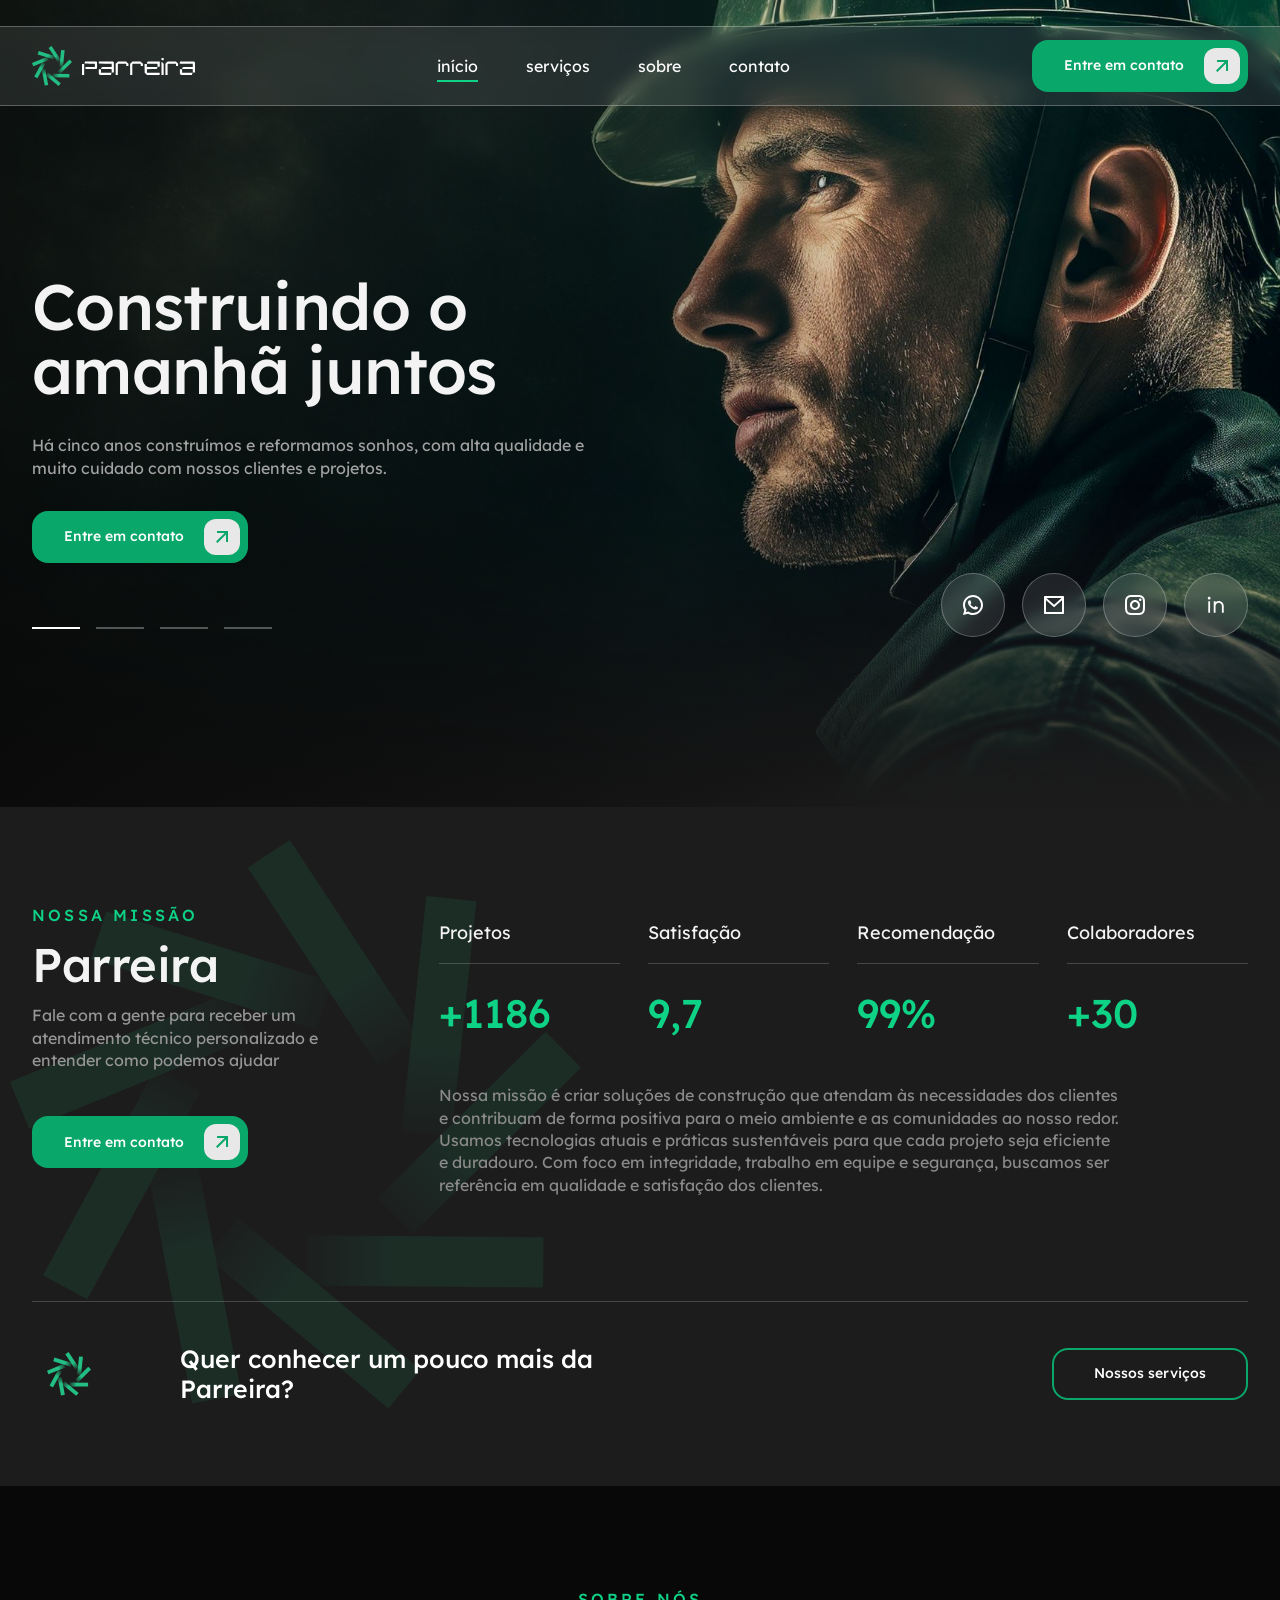
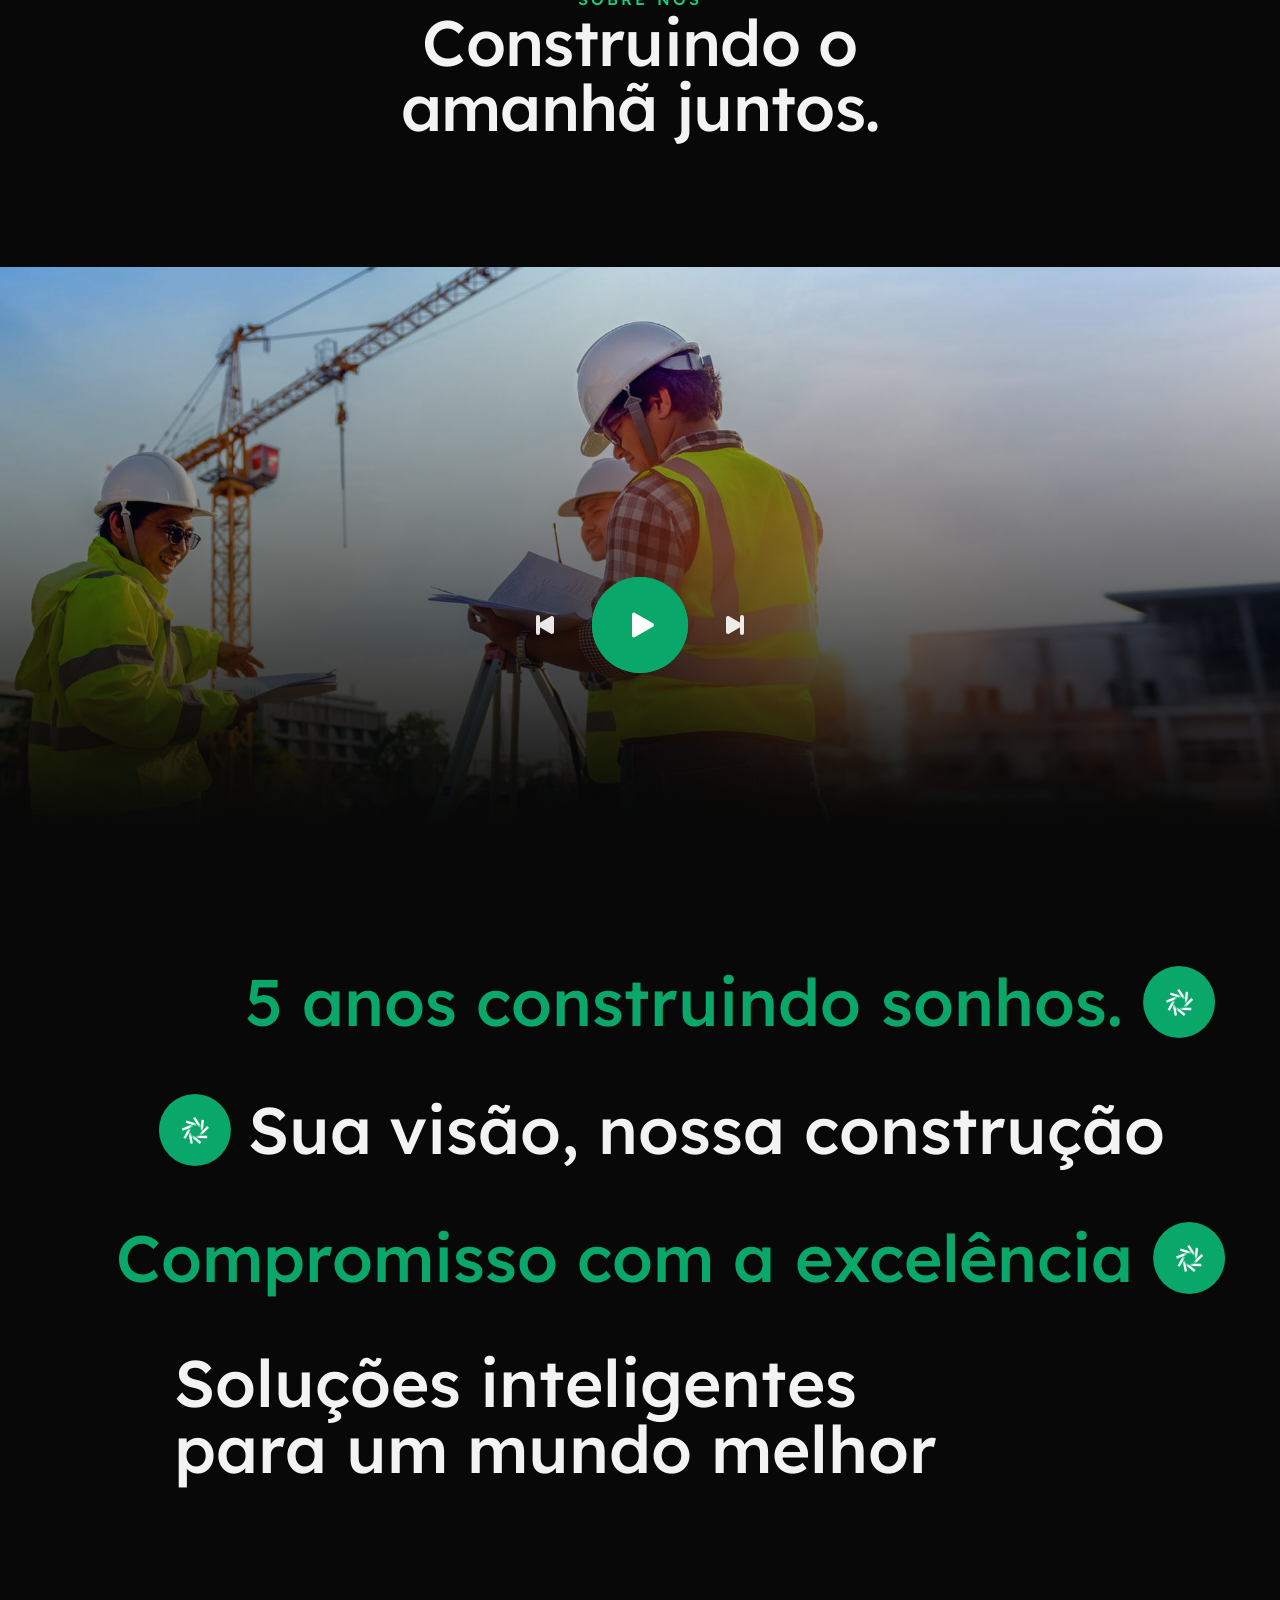
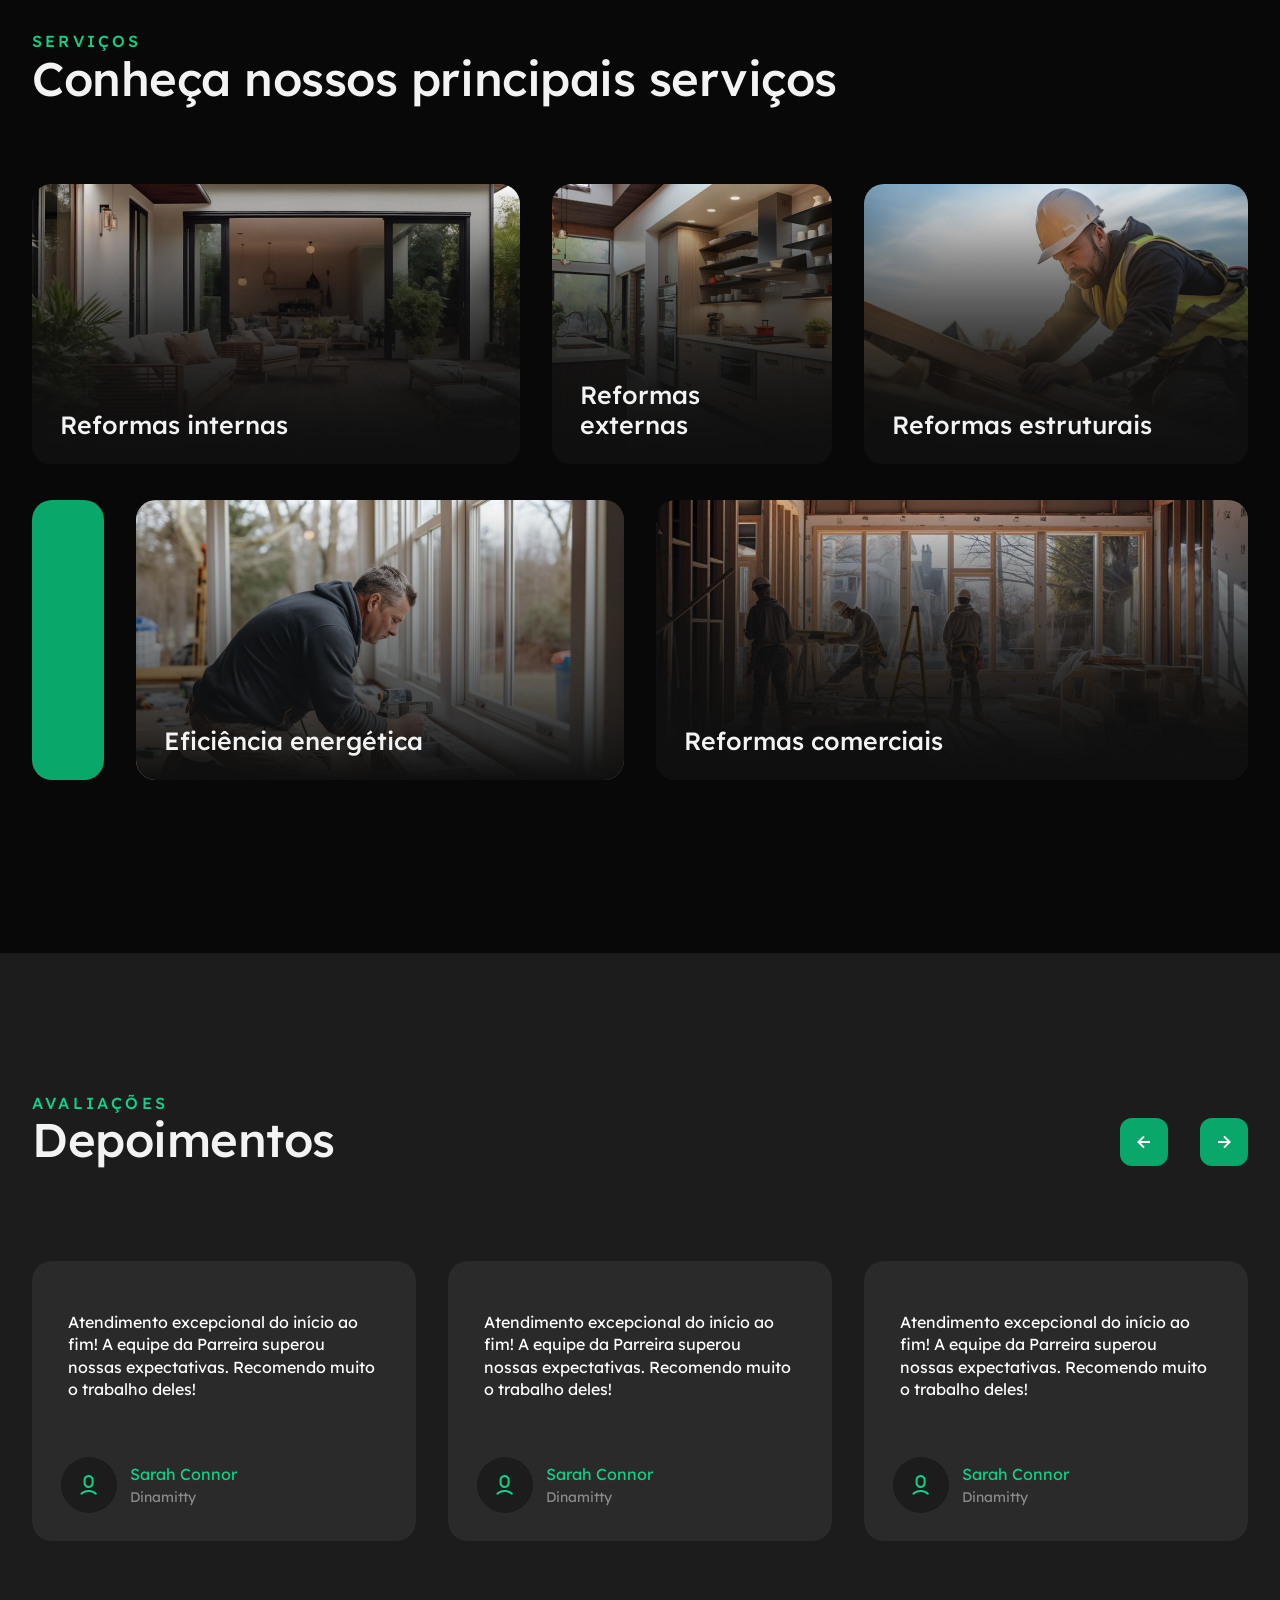
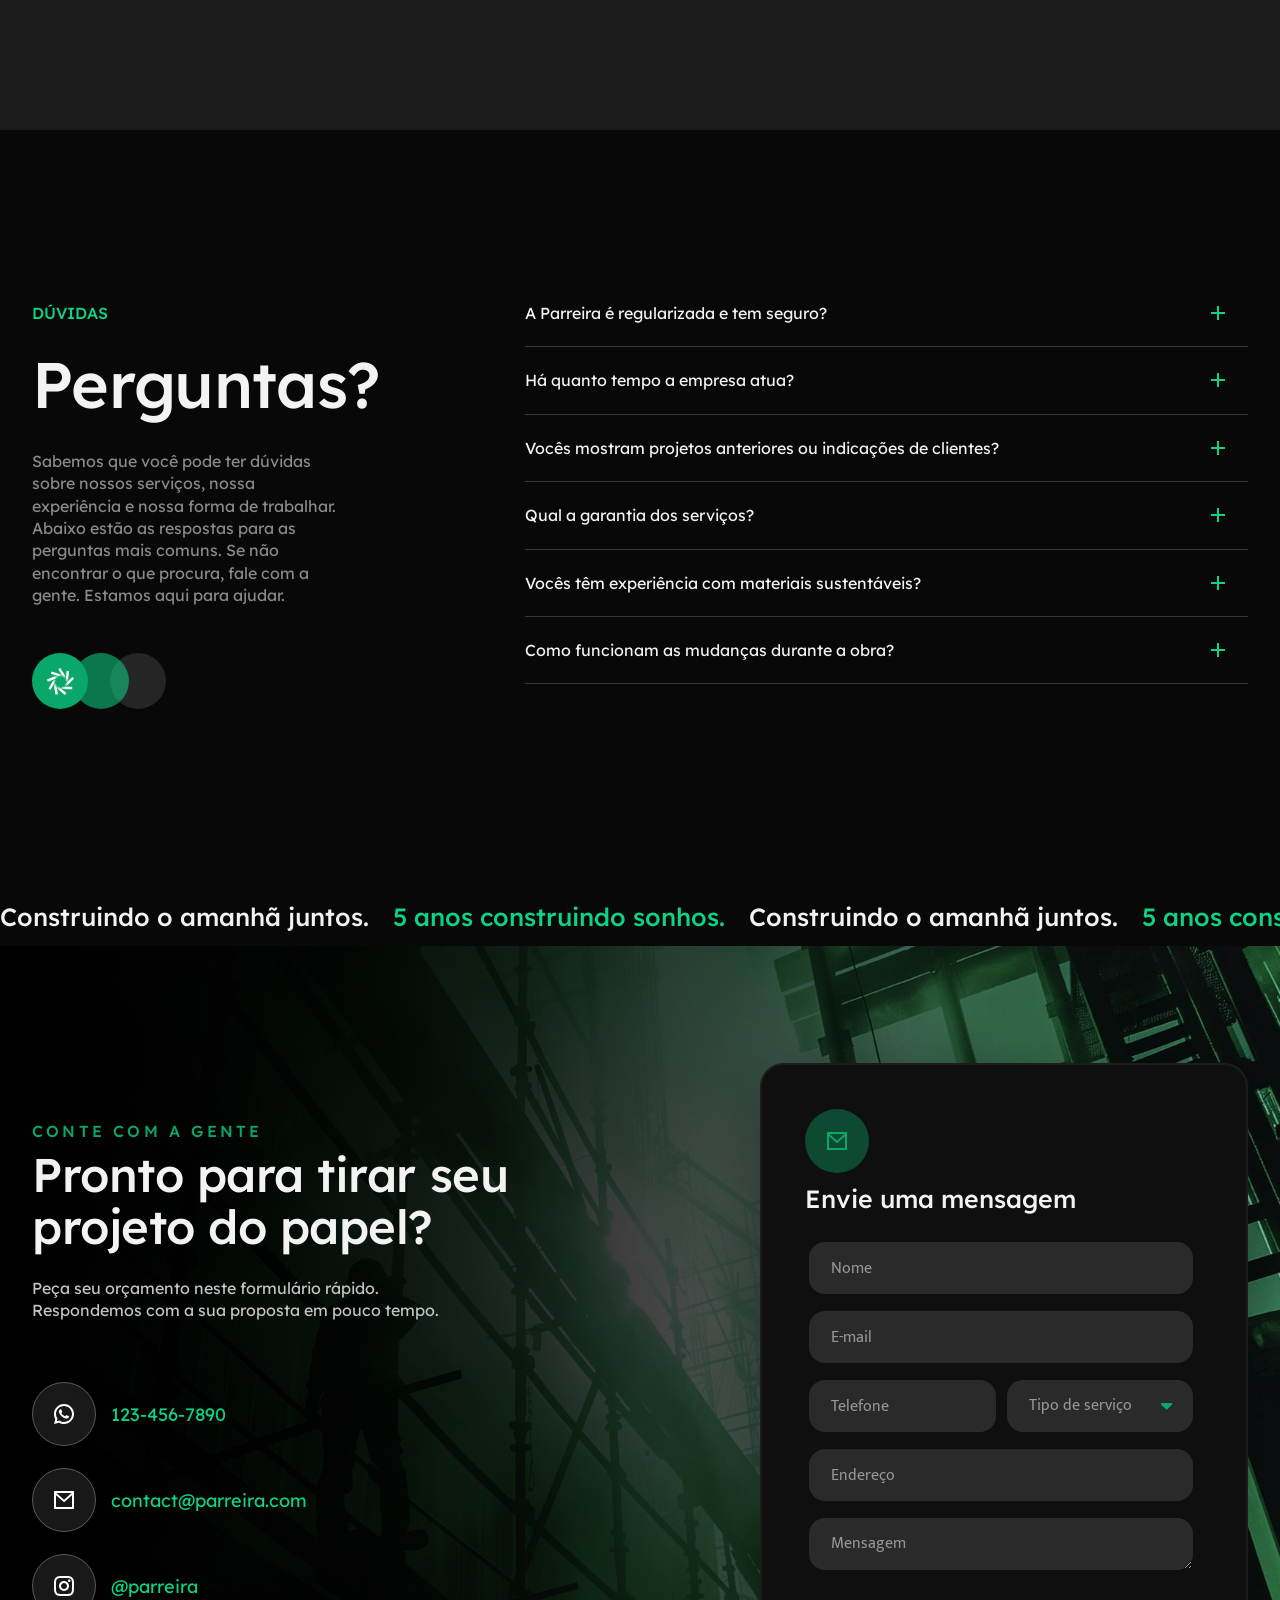
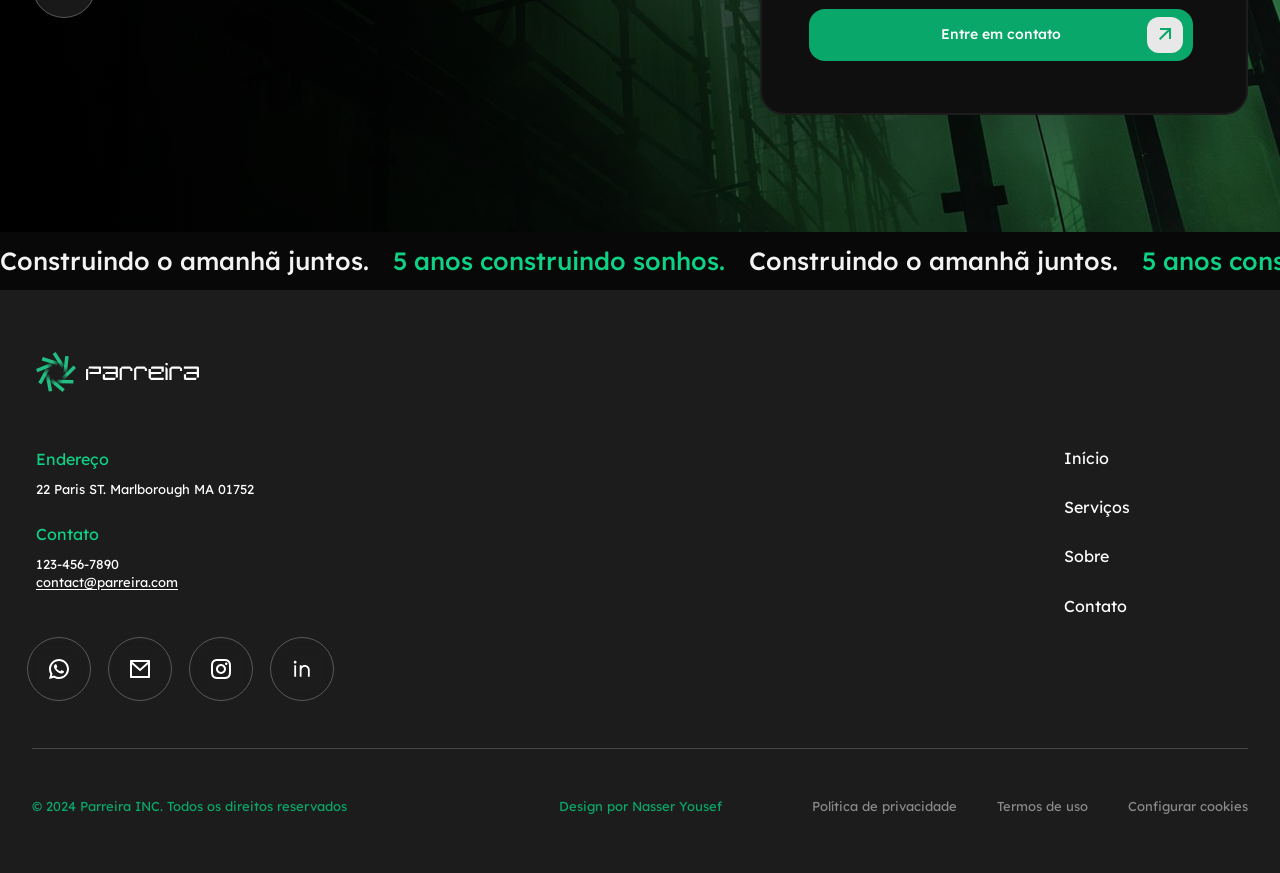
<file: parreira/index.html>
<!doctype html>
<html lang="pt-BR">
<head>
<meta charset="utf-8">
<meta name="viewport" content="width=device-width, initial-scale=1, viewport-fit=cover">
<title>Parreira · Construindo o amanhã juntos</title>
<meta name="description" content="Há cinco anos construímos e reformamos sonhos, com alta qualidade e muito cuidado com nossos clientes e projetos.">
<meta name="theme-color" content="#070807">
<meta name="robots" content="noindex, nofollow">
<meta property="og:title" content="Parreira · Construindo o amanhã juntos">
<meta property="og:description" content="Construção e reforma com alta qualidade e cuidado em cada projeto.">
<meta property="og:type" content="website">
<link rel="icon" href="favicon.svg" type="image/svg+xml">
<link rel="icon" href="favicon.ico" sizes="32x32">
<link rel="apple-touch-icon" href="img/apple-touch-icon.png">
<link rel="preload" href="fonts/lexend-latin-400-normal.woff2" as="font" type="font/woff2" crossorigin>
<link rel="preload" href="img/hero.jpg" as="image" media="(min-width:900px)">
<link rel="preload" href="img/hero-m.jpg" as="image" media="(max-width:899px)">
<style>
@font-face{font-family:"Lexend";font-weight:400;font-style:normal;font-display:swap;src:url(fonts/lexend-latin-400-normal.woff2) format("woff2")}
@font-face{font-family:"Lexend";font-weight:500;font-style:normal;font-display:swap;src:url(fonts/lexend-latin-500-normal.woff2) format("woff2")}
@font-face{font-family:"Mukta";font-weight:400;font-style:normal;font-display:swap;src:url(fonts/mukta-latin-400-normal.woff2) format("woff2")}

:root{
  /* cores do style guide Parreira */
  --preto-escuro:#070807;
  --preto:#0F0F0F;
  --preto-claro:#1C1C1C;
  --preto-clarissimo:#2A2A2A;
  --branco:#FFFFFF;
  --branco-normal:#F3F3F3;
  --branco-escuro:#E8E8E8;
  --cinza-100:#C4C4C4;
  --cinza-400:#A2A2A2;
  --cinza-500:#969696;
  --cinza-600:#8A8A8A;
  --verde:#0AA76A;
  --verde-claro:#0ED285;
  --verde-marca:#22BE83;

  --fonte:"Lexend",system-ui,-apple-system,"Segoe UI",sans-serif;
  --fonte-campo:"Mukta",system-ui,sans-serif;

  --h1:clamp(2.25rem,.9rem + 3.9vw,4.5rem);
  --h2:clamp(1.75rem,.95rem + 2.5vw,3.5rem);
  --h4:clamp(1.25rem,1rem + .7vw,1.75rem);
  --h5:1.125rem;
  --h6:1rem;

  --largura:1216px;
  --gut:clamp(20px,5vw,24px);
  --curva:cubic-bezier(.2,.7,.2,1);
  --raio-botao:16px;
  --raio-cartao:20px;
}
*,*::before,*::after{box-sizing:border-box}
html{-webkit-text-size-adjust:100%;scroll-behavior:smooth}
body{margin:0;background:var(--preto-escuro);color:var(--branco-normal);font-family:var(--fonte);font-weight:400;font-size:var(--h6);line-height:1.4;-webkit-font-smoothing:antialiased;overflow-x:hidden}
img,svg{display:block;max-width:100%}
a{color:inherit}
h1,h2,h3,p,ul,ol{margin:0}
ul,ol{padding:0;list-style:none}
button,input,select,textarea{font:inherit;color:inherit}
:focus-visible{outline:2px solid var(--verde-claro);outline-offset:3px}
.sr{position:absolute;width:1px;height:1px;overflow:hidden;clip:rect(0 0 0 0);white-space:nowrap}
.pular{position:absolute;left:12px;top:-60px;z-index:100;background:var(--verde);color:var(--branco);padding:10px 16px;border-radius:12px;text-decoration:none}
.pular:focus{top:12px}
.container{width:min(var(--largura),100% - var(--gut)*2);margin-inline:auto}

.rotulo{display:block;color:var(--verde-claro);font-size:var(--h6);line-height:1.4;font-weight:500;letter-spacing:.2em;text-transform:uppercase}
.h1{font-size:var(--h1);font-weight:500;line-height:1;letter-spacing:-.01em}
.h2{font-size:var(--h2);font-weight:500;line-height:1.1;letter-spacing:-.01em}
.h4{font-size:var(--h4);font-weight:500;line-height:1.2}

/* ---------- botões ---------- */
.botao{display:inline-flex;align-items:center;gap:20px;height:52px;padding:0 8px 0 32px;border-radius:var(--raio-botao);background:var(--verde);color:var(--branco);font-size:.875rem;font-weight:500;text-decoration:none;border:0;cursor:pointer;transition:transform .25s var(--curva),box-shadow .25s,background-color .25s}
.botao:hover{transform:translateY(-2px);box-shadow:0 4px 8px rgba(10,167,106,.6)}
.botao:active{transform:scale(.98)}
.botao .seta{width:36px;height:36px;border-radius:12px;background:var(--branco-escuro);display:grid;place-items:center;flex:none;transition:transform .3s var(--curva)}
.botao:hover .seta{transform:rotate(45deg)}
.botao .seta svg{width:13px;height:13px}
.botao-contorno{display:inline-flex;align-items:center;justify-content:center;height:52px;padding:0 40px;border-radius:var(--raio-botao);border:2px solid var(--verde);color:var(--branco);font-size:.875rem;font-weight:500;text-decoration:none;transition:background-color .25s,transform .25s var(--curva)}
.botao-contorno:hover{background:rgba(10,167,106,.15);transform:translateY(-2px)}

/* ---------- topo ---------- */
.topo{position:fixed;inset:26px 0 auto;z-index:50;transition:inset .35s var(--curva)}
.topo-faixa{height:80px;border-block:1px solid rgba(232,232,232,.3);background:rgba(232,232,232,.1);-webkit-backdrop-filter:blur(8px);backdrop-filter:blur(8px);transition:background-color .35s}
.topo.rolou{inset-block-start:0}
.topo.rolou .topo-faixa{background:rgba(7,8,7,.72)}
.topo .container{height:100%;display:flex;align-items:center;justify-content:space-between;gap:24px}
.marca{display:inline-flex;align-items:center;gap:10px;text-decoration:none}
.marca .simbolo{width:40px;height:40px}
.marca .nome{width:113px;height:17px}
.topo nav ul{display:flex;gap:48px}
.topo nav a{text-decoration:none;color:var(--branco);font-size:var(--h6);position:relative;padding:6px 0}
.topo nav a::after{content:"";position:absolute;left:0;right:0;bottom:0;height:2px;background:var(--verde-claro);transform:scaleX(0);transform-origin:0 50%;transition:transform .3s var(--curva)}
.topo nav a:hover::after,.topo nav a[aria-current="true"]::after{transform:scaleX(1)}
@media (max-width:899px){.topo nav{display:none}.topo .botao{padding-left:20px;gap:12px}}
@media (max-width:420px){.topo .botao .texto{display:none}.topo .botao{padding:0 8px}}

/* ---------- hero ---------- */
.hero{position:relative;min-height:min(807px,100svh);display:flex;align-items:center;padding-block:160px 64px;overflow:hidden;isolation:isolate}
.hero-fundo{position:absolute;inset:-13px 0 0;z-index:-2;background:url(img/hero.jpg) 75% 30%/cover no-repeat,url(img/lqip-hero.jpg) 75% 30%/cover no-repeat;transform:scale(1.06);animation:aproximar 2.4s var(--curva) forwards}
.hero::after{content:"";position:absolute;inset:0;z-index:-1;background:linear-gradient(90deg,rgba(7,8,7,.85) 0%,rgba(7,8,7,.45) 45%,rgba(7,8,7,0) 75%),linear-gradient(0deg,var(--preto-claro) 0%,rgba(28,28,28,0) 40%)}
.hero .container{position:relative}
.hero-texto{max-width:600px;display:flex;flex-direction:column;gap:32px}
.hero-texto p{color:var(--cinza-400);font-size:var(--h6);line-height:1.4}
.indicadores{display:flex;gap:16px;margin-top:32px}
.indicadores span{width:48px;height:2px;background:rgba(255,255,255,.3);position:relative;overflow:hidden}
.indicadores span:first-child::after{content:"";position:absolute;inset:0;background:var(--branco);transform-origin:0 50%;animation:encher 5s linear infinite}
.sociais{display:flex;gap:17px}
.sociais a{width:64px;height:64px;border-radius:50%;display:grid;place-items:center;background:rgba(232,232,232,.1);border:1px solid rgba(232,232,232,.3);-webkit-backdrop-filter:blur(8px);backdrop-filter:blur(8px);transition:background-color .25s,transform .25s var(--curva)}
.sociais a:hover{background:var(--verde);border-color:var(--verde);transform:translateY(-3px)}
.sociais svg{width:20px;height:20px}
.hero .sociais{position:absolute;right:0;bottom:-8px}
@media (max-width:899px){.hero-fundo{background-image:url(img/hero-m.jpg),url(img/lqip-hero.jpg);background-position:82% 20%}.hero::after{background:linear-gradient(90deg,rgba(7,8,7,.88) 0%,rgba(7,8,7,.6) 55%,rgba(7,8,7,.25) 100%),linear-gradient(0deg,var(--preto-claro) 0%,rgba(28,28,28,0) 40%)}.hero{min-height:0;padding-block:150px 72px}.hero .sociais{position:static;margin-top:40px}}

/* ---------- missão ---------- */
.missao{position:relative;background:var(--preto-claro);padding-block:97px 82px;overflow:hidden}
.missao-deco{position:absolute;left:10px;top:33px;width:571px;height:569px;opacity:.1;pointer-events:none}
.missao-grade{position:relative;display:grid;grid-template-columns:335px 1fr;gap:clamp(40px,5.6vw,81px)}
.missao-intro{display:flex;flex-direction:column;align-items:flex-start}
.missao-intro .h2{margin-top:13px}
.missao-intro p{margin-top:13px;color:var(--cinza-500);max-width:334px}
.missao-intro .botao{margin-top:45px}
.numeros{display:grid;grid-template-columns:repeat(4,minmax(0,1fr));gap:clamp(20px,2.2vw,32px)}
.numero dt{font-size:var(--h5);color:var(--branco-normal)}
.numero dt::after{content:"";display:block;height:1px;background:rgba(243,243,243,.2);margin-top:18px}
.numero dd{margin:26px 0 0;font-size:clamp(2rem,1.6rem + 1.6vw,2.5rem);line-height:1.15;color:var(--verde-claro);font-weight:500;font-variant-numeric:tabular-nums}
.missao-texto{margin-top:48px;max-width:682px;color:var(--cinza-600)}
.missao-rodape{position:relative;margin-top:105px;padding-top:42px;border-top:1px solid rgba(243,243,243,.2);display:flex;align-items:center;gap:48px}
.missao-rodape .simbolo{width:44px;height:44px;margin-left:15px;flex:none}
.missao-rodape .h4{max-width:488px;color:var(--branco);margin-left:41px}
.missao-rodape .botao-contorno{margin-left:auto}
@media (max-width:699px){.numeros{grid-template-columns:repeat(2,minmax(0,1fr));row-gap:40px}}
@media (max-width:1199px){
  .missao{padding-block:80px 64px}
  .missao-deco{width:360px;height:360px;left:auto;right:-80px;top:-40px}
  .missao-rodape{margin-top:64px}
  .missao-grade{grid-template-columns:1fr;gap:56px}
  .missao-rodape{flex-wrap:wrap;gap:24px}
  .missao-rodape .h4{margin-left:0;flex:1 1 260px}
  .missao-rodape .simbolo{margin-left:0}
  .missao-rodape .botao-contorno{margin-left:0}
}

/* ---------- sobre ---------- */
.sobre{padding-top:102px;text-align:center}
.sobre .h1{max-width:670px;margin:0 auto}
.sobre-titulo{margin-top:6px}
.video{position:relative;margin-top:clamp(56px,10vw,142px);height:clamp(300px,44vw,626px);overflow:hidden}
.video-img{position:absolute;inset:0 -21px;background:url(img/obra.jpg) center/cover no-repeat,linear-gradient(180deg,#26302a,#0d120f);transform:scale(1.08);transition:transform 1.4s var(--curva)}
.video.dentro .video-img{transform:scale(1)}
.video::after{content:"";position:absolute;inset:0;background:linear-gradient(0deg,var(--preto-escuro) 0%,rgba(7,8,7,0) 100%)}
.controles{position:absolute;left:50%;bottom:28%;transform:translateX(-50%);z-index:2;display:flex;align-items:center;gap:32px}
.controles button{background:none;border:0;padding:0;cursor:pointer}
.controles .play{width:96px;height:96px;border-radius:50%;position:relative;isolation:isolate}
.controles svg{width:100%;height:100%}
.controles .play::before{content:"";position:absolute;inset:0;border-radius:50%;background:var(--verde);animation:pulso 2.4s ease-out infinite;z-index:-1}
.controles .pular-video{width:24px;height:24px;opacity:.9;transition:opacity .2s,transform .2s}
.controles .pular-video:hover{opacity:1;transform:scale(1.1)}
@media (max-width:767px){.sobre{padding-top:72px}.video{margin-top:56px;height:360px}.controles{top:auto;bottom:72px}.controles .play{width:72px;height:72px}}

/* ---------- frases ---------- */
.frases{padding-block:136px 149px;overflow:hidden}
.frase{display:flex;align-items:center;gap:20px;white-space:nowrap;font-size:clamp(2rem,.9rem + 4vw,4.5rem);font-weight:500;line-height:1;will-change:transform}
.frase+.frase{margin-top:56px}
.frase.verde{color:var(--verde)}
.frase .nw{display:inline-flex;align-items:center;gap:inherit;white-space:nowrap}
.frase .selo{width:72px;height:72px;border-radius:50%;background:var(--verde);display:grid;place-items:center;flex:none}
.frase .selo svg{width:27px;height:27px}
.f1{padding-left:129px}.f2{padding-left:103px;gap:17px}.f3{padding-left:0}.f4{padding-left:118px}
@media (min-width:1100px){.frases-bloco{width:fit-content;margin-inline:auto}}
@media (min-width:1441px){.frase{font-size:5vw;gap:1.39vw}.frase+.frase{margin-top:3.9vw}.frase .selo{width:5vw;height:5vw}.f1{padding-left:8.96vw}.f2{padding-left:7.15vw;gap:1.18vw}.f3{padding-left:0}.f4{padding-left:8.19vw}}
@media (max-width:1099px){.frases{padding-block:88px 96px}.frase{white-space:normal;flex-wrap:wrap;line-height:1.1;gap:16px;width:min(var(--largura),100% - var(--gut)*2);margin-inline:auto;transform:none!important}.frase+.frase{margin-top:32px}.f1,.f2,.f3,.f4{padding-left:0}.frase .selo{width:clamp(44px,6vw,64px);height:clamp(44px,6vw,64px)}.frase .selo svg{width:40%;height:40%}.frase{display:block}.frase .nw{display:inline}.frase .selo{display:inline-grid;vertical-align:middle}.f1 .selo,.f3 .selo{margin-left:14px}.f2 .selo{margin-right:14px}}

/* ---------- serviços ---------- */
.servicos{padding-bottom:173px}
.servicos .h2{margin-top:0}
.servicos-grade{margin-top:79px;display:flex;flex-direction:column;gap:36px}
.linha-servicos{display:grid;gap:32px;grid-auto-rows:280px}
.ls1{grid-template-columns:488fr 280fr 384fr}
.ls2{grid-template-columns:72fr 488fr 592fr}
.servico{position:relative;border-radius:var(--raio-cartao);overflow:hidden;background:#1a1f1c;isolation:isolate;text-decoration:none}
.servico-img{position:absolute;inset:0;background-size:cover;background-position:center;transition:transform .8s var(--curva);z-index:-2}
.servico::after{content:"";position:absolute;inset:0;background:linear-gradient(180deg,rgba(15,15,15,0) 0%,#0F0F0F 100%);z-index:-1}
.servico:hover .servico-img{transform:scale(1.06)}
.servico h3{position:absolute;left:28px;right:28px;bottom:24px;font-size:var(--h4);font-weight:500;line-height:1.2;color:var(--branco-normal)}
.s-barra{border-radius:var(--raio-cartao);background:var(--verde)}
.s1 .servico-img{background-image:url(img/interior.jpg),linear-gradient(135deg,#3d3a33,#14130f)}
.s2 .servico-img{background-image:url(img/exterior.jpg),linear-gradient(135deg,#3a3f3c,#121513)}
.s3 .servico-img{background-image:url(img/structural.jpg),linear-gradient(135deg,#4a4a3b,#141410)}
.s4 .servico-img{background-image:url(img/energy.jpg),linear-gradient(135deg,#3a3d42,#111215)}
.s5 .servico-img{background-image:url(img/commercial.jpg),linear-gradient(135deg,#40382f,#15120f)}
@media (max-width:999px){.ls1{grid-template-columns:1fr 1fr}.s3{grid-column:1/-1}.ls2{grid-template-columns:1fr 1fr}.s-barra{display:none}.linha-servicos{gap:20px}.servicos-grade{gap:20px}}
@media (max-width:599px){.servicos{padding-bottom:96px}.servicos-grade{margin-top:40px;gap:16px}.ls1,.ls2{grid-template-columns:1fr;grid-auto-rows:240px;gap:16px}}

/* ---------- depoimentos ---------- */
.depoimentos{background:var(--preto-claro);padding-block:139px 181px}
.depo-topo{display:flex;align-items:flex-end;justify-content:space-between;gap:24px}
.setas{display:flex;gap:32px}
.setas button{width:48px;height:48px;border-radius:12px;background:var(--verde);border:0;display:grid;place-items:center;cursor:pointer;transition:transform .25s var(--curva),background-color .25s}
.setas button:hover{transform:translateY(-2px);background:var(--verde-claro)}
.setas svg{width:16px;height:16px}
.depo-trilho{margin-top:87px;display:grid;grid-auto-flow:column;grid-auto-columns:calc((100% - 64px)/3);gap:32px;overflow-x:auto;overflow-y:hidden;overscroll-behavior-x:contain;scroll-snap-type:x mandatory;scrollbar-width:none;scroll-behavior:smooth;padding-block:8px}
.depo-trilho::-webkit-scrollbar{display:none}
.depo{margin:0;scroll-snap-align:start;height:280px;border-radius:var(--raio-cartao);background:var(--preto-clarissimo);padding:50px 36px 28px 36px;display:flex;flex-direction:column;justify-content:space-between;transition:transform .3s var(--curva)}
.depo:hover{transform:translateY(-4px)}
.depo blockquote{margin:0;font-size:var(--h6);line-height:1.4;color:var(--branco)}
.depo figcaption{display:flex;align-items:center;gap:13px;margin-left:-7px}
.depo figcaption svg{width:56px;height:56px;flex:none}
.depo cite{font-style:normal;color:var(--verde-claro);display:block}
.depo small{color:var(--cinza-600);font-size:.875rem}
@media (max-width:1099px){.depoimentos{padding-block:96px}.depo-trilho{margin-top:48px;grid-auto-columns:calc((100% - 24px)/2);gap:24px}.depo{height:auto;min-height:260px;gap:32px}}
@media (max-width:599px){.depoimentos{padding-block:80px}.depo-trilho{grid-auto-columns:88%;gap:16px}.setas{gap:12px}}

/* ---------- perguntas ---------- */
.duvidas{padding-block:172px 179px}
.duvidas-grade{display:grid;grid-template-columns:314px 1fr;gap:clamp(64px,14vw,206px)}
.duvidas-intro .h1{margin-top:28px}
.duvidas-intro p{margin-top:33px;color:var(--cinza-600)}
.chave{margin-top:47px;display:flex;align-items:center;width:134px;height:56px}
.chave span{width:56px;height:56px;border-radius:50%;display:grid;place-items:center}
.chave .c1{background:var(--verde);z-index:2}
.chave .c1 svg{width:27px;height:27px}
.chave .c2{background:var(--verde-claro);margin-left:-15px;z-index:1;opacity:.55}
.chave .c3{background:var(--branco-normal);margin-left:-19px;opacity:.12}
.pergunta{border-bottom:1px solid rgba(243,243,243,.2)}
.pergunta h3{font-size:var(--h6);font-weight:400}
.pergunta button{width:100%;display:flex;align-items:flex-start;justify-content:space-between;gap:24px;padding:22px 0;background:none;border:0;cursor:pointer;text-align:left;color:var(--branco-normal);line-height:1.4}
.pergunta:first-child button{padding-top:0}
.pergunta button span:first-child{max-width:536px}
.pergunta .mais{width:14px;height:14px;flex:none;margin:4px 23px 0 0;transition:transform .35s var(--curva)}
.pergunta button[aria-expanded="true"] .mais{transform:rotate(45deg)}
.resposta{display:grid;grid-template-rows:0fr;transition:grid-template-rows .4s var(--curva)}
.resposta>div{overflow:hidden}
.resposta p{padding:0 60px 24px 0;color:var(--cinza-600);max-width:600px}
.pergunta.aberta .resposta{grid-template-rows:1fr}
@media (max-width:1099px){.duvidas{padding-block:96px}.duvidas-grade{grid-template-columns:1fr;gap:48px}.duvidas-intro p{max-width:560px}.pergunta button span:first-child{max-width:none}}

/* ---------- faixa corrida ---------- */
.faixa{overflow:hidden;padding-block:14px;white-space:nowrap}
.faixa-trilho{display:inline-flex;gap:0;animation:correr 32s linear infinite}
.faixa span{font-size:var(--h4);font-weight:500;line-height:1.2;padding-right:24px}
.faixa .v{color:var(--verde-claro)}
.faixa:hover .faixa-trilho{animation-play-state:paused}

/* ---------- contato ---------- */
.contato{position:relative;padding-block:117px 117px;overflow:hidden;isolation:isolate}
.contato-fundo{position:absolute;inset:0 -76px 0 -108px;z-index:-2;background:url(img/hero-2.jpg) center/cover no-repeat,radial-gradient(ellipse at 70% 40%,#0f3a26 0%,#070807 70%)}
.contato::after{content:"";position:absolute;inset:0;z-index:-1;background:linear-gradient(90deg,#000 0%,rgba(0,0,0,0) 100%)}
.contato-grade{display:grid;grid-template-columns:minmax(0,592px) minmax(360px,488px);justify-content:space-between;align-items:start;gap:48px}
.contato-intro{padding-top:57px}
.contato-intro .rotulo{color:var(--verde)}
.contato-intro .h2{margin-top:6px}
.contato-intro p{margin-top:24px;max-width:444px;color:var(--cinza-100)}
.contatos{margin-top:61px;display:flex;flex-direction:column;gap:22px}
.contatos a{display:flex;align-items:center;gap:15px;color:var(--verde-claro);font-size:var(--h5);text-decoration:none}
.contatos a span{transition:transform .25s var(--curva)}
.contatos a:hover span{transform:translateX(4px)}
.contatos a>svg{width:64px;height:64px;flex:none}
.formulario{background:var(--preto);border:2px solid var(--preto-claro);border-radius:24px;box-shadow:0 18px 80px rgba(0,0,0,.4);padding:44px 53px 52px 43px}
.formulario .icone{width:64px;height:64px}
.formulario h2{margin-top:11px;font-size:var(--h4);font-weight:500;line-height:1.2}
.campos{margin-top:28px;display:grid;grid-template-columns:1fr 1fr;gap:17px 11px;margin-left:4px}
.campos .todo{grid-column:1/-1}
.campos label{display:block}
.campos input,.campos select,.campos textarea{width:100%;height:52px;border-radius:16px;background:var(--preto-clarissimo);border:1px solid transparent;padding:0 21px;font-family:var(--fonte-campo);font-size:1rem;line-height:1.5;color:var(--branco-normal);outline:none;transition:border-color .2s,background-color .2s}
.campos textarea{height:52px;padding-top:13px;resize:vertical;min-height:52px}
.campos ::placeholder{color:var(--cinza-500)}
.campos select{appearance:none;-webkit-appearance:none;color:var(--cinza-500);background-image:url("data:image/svg+xml,%3Csvg xmlns='http://www.w3.org/2000/svg' width='12' height='7' viewBox='0 0 12 7'%3E%3Cpath d='M10.17 0H1C.11 0-.33 1.08.29 1.71l4.59 4.58a1 1 0 0 0 1.41 0l4.59-4.58C11.51 1.08 11.06 0 10.17 0Z' fill='%230AA76A'/%3E%3C/svg%3E");background-repeat:no-repeat;background-position:right 19px center;padding-right:44px}
.campos select.preenchido{color:var(--branco-normal)}
.campos input:focus,.campos select:focus,.campos textarea:focus{border-color:var(--verde);background-color:#303030}
.formulario .botao{margin-top:33px;margin-left:4px;width:calc(100% - 4px);justify-content:center;position:relative;padding:0}
.formulario .botao .seta{position:absolute;right:10px}
.aviso-form{margin-top:12px;font-size:.875rem;color:var(--verde-claro)}
.aviso-form:empty{display:none}
@media (max-width:1099px){.contato{padding-block:88px}.contato-intro{padding-top:0}.formulario{padding:36px 32px 40px}}
@media (max-width:899px){.contato-grade{grid-template-columns:1fr}}
@media (max-width:520px){.formulario{padding:32px 20px}.campos{grid-template-columns:1fr;margin-left:0}.formulario .botao{margin-left:0;width:100%}}

/* ---------- rodapé ---------- */
.rodape{background:var(--preto-claro);padding-block:62px calc(57px + env(safe-area-inset-bottom))}
.rodape-grade{display:grid;grid-template-columns:1fr auto;gap:40px}
.rodape .marca{margin-left:4px}
.rodape dl{margin:51px 0 0 4px}
.rodape dt{color:var(--verde-claro)}
.rodape dd{margin:0;font-size:.8125rem;color:var(--branco);line-height:1.4}
.rodape dd+dt{margin-top:24px}
.rodape dt+dd{margin-top:10px}
.rodape dd a{text-decoration:underline;text-underline-offset:2px}
.rodape .sociais{margin-top:46px;margin-left:-5px}
.rodape .sociais a{background:transparent}
.rodape nav{padding-top:95px;padding-right:118px}
.rodape nav ul{display:flex;flex-direction:column;gap:27px}
.rodape nav a{text-decoration:none;color:var(--branco);transition:color .2s}
.rodape nav a:hover{color:var(--verde-claro)}
.rodape-base{margin-top:47px;padding-top:48px;border-top:1px solid rgba(243,243,243,.2);display:grid;grid-template-columns:1fr auto 1fr;align-items:center;gap:16px;font-size:.8125rem}
.rodape-base .verde{color:var(--verde)}
.rodape-base ul{display:flex;gap:24px 40px;justify-self:end}
.rodape-base ul a{color:var(--cinza-600);text-decoration:none}
.rodape-base ul a:hover{color:var(--branco)}
@media (max-width:1099px){.rodape nav{padding-right:0}.rodape-base{grid-template-columns:1fr;justify-items:start;gap:12px}.rodape-base ul{justify-self:start;flex-wrap:wrap}}
@media (max-width:767px){.rodape-grade{grid-template-columns:1fr}.rodape nav{padding:0}.rodape nav ul{flex-direction:row;flex-wrap:wrap;gap:16px 32px}}

/* ---------- movimento ---------- */
@keyframes aproximar{to{transform:scale(1)}}
@keyframes encher{from{transform:scaleX(0)}to{transform:scaleX(1)}}
@keyframes pulso{0%{transform:scale(1);opacity:.6}100%{transform:scale(1.6);opacity:0}}
@keyframes correr{to{transform:translateX(-50%)}}
@keyframes subir{from{opacity:0;transform:translateY(28px)}to{opacity:1;transform:none}}
.js .rv{opacity:0;transform:translateY(28px);transition:opacity .8s var(--curva),transform .8s var(--curva);transition-delay:var(--atraso,0ms)}
.js .rv.dentro{opacity:1;transform:none}
.js .hero-texto>*{opacity:0;animation:subir .9s var(--curva) forwards}
.js .hero-texto>*:nth-child(2){animation-delay:.12s}.js .hero-texto>*:nth-child(3){animation-delay:.24s}.js .hero-texto>*:nth-child(4){animation-delay:.36s}
.js .hero .sociais a{opacity:0;animation:subir .8s var(--curva) forwards}
.js .hero .sociais a:nth-child(1){animation-delay:.5s}.js .hero .sociais a:nth-child(2){animation-delay:.58s}.js .hero .sociais a:nth-child(3){animation-delay:.66s}.js .hero .sociais a:nth-child(4){animation-delay:.74s}
.missao-deco{animation:girar 90s linear infinite}
@keyframes girar{to{transform:rotate(360deg)}}
@media (prefers-reduced-motion:reduce){
  *,*::before,*::after{animation:none!important;transition:none!important;scroll-behavior:auto!important}
  .js .rv,.js .hero-texto>*,.js .hero .sociais a{opacity:1!important;transform:none!important}
  .frase{transform:none!important}
}

@media (max-width:699px){.quebra{display:none}}
@media (max-width:1099px){.quebra-frase{display:none}}
@media (hover:none),(pointer:coarse){
  .botao:hover,.botao-contorno:hover,.sociais a:hover,.setas button:hover,.depo:hover{transform:none;box-shadow:none}
  .botao:hover .seta{transform:none}
  .botao-contorno:hover{background:transparent}
  .sociais a:hover{background:rgba(232,232,232,.1);border-color:rgba(232,232,232,.3)}
  .setas button:hover{background:var(--verde)}
  .servico:hover .servico-img{transform:none}
  .contatos a:hover span{transform:none}
}
.botao,.botao-contorno,.setas button,.sociais a,.controles button{-webkit-tap-highlight-color:transparent;touch-action:manipulation}
</style>
<script>
(function(){
  if ('scrollRestoration' in history) history.scrollRestoration = 'manual';
  if (location.hash) history.replaceState(null, '', location.pathname + location.search);
  function inicio(){ window.scrollTo({ top: 0, left: 0, behavior: 'instant' }); }
  window.addEventListener('load', inicio);
  window.addEventListener('pageshow', function(e){ if (e.persisted) inicio(); });
})();
</script>
</head>
<body>
<svg width="0" height="0" style="position:absolute" aria-hidden="true" focusable="false">
  <defs>
    <linearGradient id="g-verde" x1="0" y1="0" x2="0" y2="1"><stop offset=".638" stop-color="#22BE83"/><stop offset="1" stop-color="#22BE83" stop-opacity=".2"/></linearGradient>
    <linearGradient id="g-branco" x1="0" y1="0" x2="0" y2="1"><stop offset=".638" stop-color="#FFFFFF"/><stop offset="1" stop-color="#FFFFFF" stop-opacity=".2"/></linearGradient>
  </defs>
  <symbol id="marca" viewBox="0 0 571 569"><g>
    <rect x="416.298" y="56.0381" width="50.2905" height="237.084" transform="rotate(6 416.298 56.0381)"/>
    <rect x="237.778" y="27.6273" width="50.2905" height="237.084" transform="rotate(-33.3227 237.778 27.6273)"/>
    <rect x="81.1768" y="119.123" width="50.2905" height="237.084" transform="rotate(-72.6306 81.1768 119.123)"/>
    <rect x="18.9951" y="288.422" width="50.2905" height="237.084" transform="rotate(-112.192 18.9951 288.422)"/>
    <rect x="77.208" y="459.315" width="50.2905" height="237.084" transform="rotate(-151.449 77.208 459.315)"/>
    <rect x="231.487" y="554.079" width="50.2905" height="237.084" transform="rotate(169.269 231.487 554.079)"/>
    <rect x="410.496" y="529.575" width="50.2905" height="237.084" transform="rotate(129.774 410.496 529.575)"/>
    <rect x="533.505" y="397.305" width="50.2905" height="237.084" transform="rotate(90.523 533.505 397.305)"/>
    <rect x="535.627" y="191.822" width="50.2905" height="237.084" transform="rotate(45.301 535.627 191.822)"/>
  </g></symbol>
  <symbol id="nome" viewBox="0 0 113 17"><path fill-rule="evenodd" clip-rule="evenodd" fill="currentColor" d="M79.5083 0.145305C79.4775 0.225146 79.4667 0.703105 79.4844 1.20731L79.5165 2.12402L80.5851 2.15517L81.6537 2.18632V1.09316V0H80.6091C79.8395 0 79.5496 0.0382323 79.5083 0.145305ZM3.10251 3.62173C3.00584 3.74982 2.41125 5.44751 2.41125 5.59554C2.41125 5.63323 4.72331 5.66405 7.54919 5.66405C11.7988 5.66405 12.7088 5.69019 12.8133 5.81524C12.8983 5.91708 12.9296 6.44166 12.909 7.42187L12.8783 8.87731L8.19277 8.90574L3.50727 8.93406V10.0222V11.1103H8.75186C12.0625 11.1103 14.1156 11.069 14.3198 10.9982C14.4976 10.9366 14.7392 10.7283 14.8567 10.5352C15.0544 10.2104 15.0703 9.9659 15.0703 7.23866C15.0703 4.62274 15.0489 4.26057 14.8795 4.00361C14.7685 3.835 14.5167 3.66671 14.2767 3.60049C14.0166 3.5287 11.8999 3.48655 8.53495 3.48622C4.39856 3.48568 3.1823 3.51607 3.10251 3.62173ZM16.8157 3.63088C16.7849 3.71072 16.7742 4.18868 16.7918 4.69289L16.824 5.60959L23.2357 5.66405L29.6474 5.71851L29.6778 7.32515L29.708 8.93178H25.0975C20.6729 8.93178 20.4692 8.94071 20.0486 9.15398C19.476 9.44426 19.1814 9.9329 19.1808 10.5929L19.1804 11.1103L24.3043 11.1119C27.1224 11.1129 29.4885 11.1516 29.5622 11.1982C29.6555 11.2571 29.7053 11.776 29.7266 12.9121L29.757 14.5414L30.8257 14.5725L31.8943 14.6037L31.8926 9.45308C31.8914 5.52713 31.8582 4.2378 31.7528 4.03019C31.6767 3.8802 31.4435 3.6995 31.2338 3.62783C30.9551 3.53273 28.9786 3.49625 23.8625 3.49167C18.133 3.48666 16.8618 3.51182 16.8157 3.63088ZM34.8233 4.65934L33.6458 5.83299L33.6743 11.3854L33.7027 16.9377H34.7439H35.7852L35.84 11.437C35.8701 8.41166 35.9347 5.87515 35.9834 5.80021C36.0517 5.69542 36.9905 5.66405 40.0623 5.66405C43.8951 5.66405 44.0569 5.67233 44.1659 5.87471C44.2283 5.99061 44.2793 6.53152 44.2793 7.0768V8.06823L45.348 8.03707L46.4166 8.00592L46.4483 6.92267L46.4798 5.83942L45.2993 4.66249L44.1187 3.48557H40.0597H36.0006L34.8233 4.65934ZM49.3037 4.65117L48.1134 5.81676L48.1418 11.3772L48.1702 16.9377L49.2388 16.9688L50.3075 17V11.4627C50.3075 7.30118 50.3401 5.89301 50.439 5.79476C50.6276 5.6073 58.4267 5.6073 58.6153 5.79476C58.6998 5.87874 58.7468 6.30877 58.7468 6.99685V8.06823L59.8155 8.03707L60.8841 8.00592L60.9151 6.91385L60.946 5.82188L59.7532 4.65367L58.5604 3.48557H54.5272H50.4939L49.3037 4.65117ZM65.9198 3.60147C65.7356 3.65495 65.4713 3.81888 65.3323 3.96582C65.1399 4.1695 65.0661 4.40293 65.022 4.94744L64.9644 5.66187L70.2128 5.6902L75.4612 5.71851L75.4916 7.27068L75.522 8.82285H76.6129C77.6533 8.82285 77.7066 8.81152 77.7643 8.57777C77.7976 8.44292 77.8109 7.25434 77.7939 5.93636L77.7629 3.54003L72.0087 3.52217C68.844 3.51226 66.1039 3.54798 65.9198 3.60147ZM84.5632 4.60684L83.4074 5.7281V11.3601V16.9922H84.5034H85.5994V11.3942C85.5994 6.39014 85.6178 5.78931 85.7728 5.73017C85.8682 5.69379 87.7078 5.66405 89.861 5.66405C92.7596 5.66405 93.8099 5.69793 93.9073 5.79476C93.9918 5.87874 94.0388 6.30878 94.0388 6.99707V8.06855L95.0526 8.03729L96.0664 8.00592L96.0974 6.85906L96.1282 5.7122L94.9898 4.59888L93.8514 3.48557H89.7852H85.7192L84.5632 4.60684ZM97.948 3.55822C97.9078 3.59809 97.8749 4.08825 97.8749 4.64746V5.66405L104.204 5.66569C107.686 5.66667 110.597 5.70719 110.674 5.75577C110.78 5.82232 110.807 6.22065 110.784 7.36076L110.753 8.87731L106.021 8.93178C101.457 8.98428 101.278 8.99419 100.986 9.21084C100.487 9.58107 100.259 9.97374 100.202 10.5576L100.149 11.1103H105.305C108.141 11.1103 110.539 11.14 110.635 11.1764C110.782 11.2327 110.808 11.4907 110.808 12.9192V14.5958H111.904H113L112.998 9.50363C112.997 5.65229 112.963 4.34509 112.86 4.13912C112.785 3.98934 112.551 3.78108 112.341 3.67641C111.989 3.50104 111.406 3.4859 104.99 3.48579C101.157 3.48568 97.9881 3.51825 97.948 3.55822ZM79.4882 10.3206L79.5165 16.9377L80.5851 16.9688L81.6537 17V11.3521V5.70414L80.6273 4.70378C80.0628 4.1536 79.5691 3.70342 79.5304 3.70342C79.4917 3.70342 79.4726 6.68108 79.4882 10.3206ZM0 11.441V17L1.06862 16.9688L2.13725 16.9377L2.16563 11.4098L2.19402 5.8819H1.09701H0V11.441ZM62.6205 6.05041C62.5832 6.14746 62.5793 8.1412 62.6121 10.4808L62.6717 14.7347L63.8036 15.8635L64.9354 16.9922H71.31C77.0217 16.9922 77.6915 16.9743 77.7511 16.8198C77.8477 16.5696 77.8296 15.1098 77.7279 14.9507C77.661 14.846 76.2041 14.8091 71.2904 14.7873L64.9394 14.7592V12.962V11.1647L69.7669 11.1103C74.1187 11.0611 74.6232 11.0371 74.8862 10.8656C75.2294 10.6421 75.4387 10.0391 75.3877 9.42193L75.3516 8.98624L70.1212 8.95792L64.8907 8.92971L64.8603 7.43298L64.8298 5.93636L63.7593 5.90521C62.8546 5.87885 62.6782 5.90129 62.6205 6.05041ZM16.8459 11.3971C16.8037 11.439 16.7692 12.4383 16.7692 13.6176C16.7692 15.6674 16.7801 15.778 17.0184 16.1293C17.1554 16.3314 17.434 16.6083 17.6374 16.7445L18.0072 16.9922H23.4051H28.8032L29.0985 16.148C29.261 15.6838 29.4375 15.1936 29.4909 15.0588L29.5879 14.8137H24.3976C19.9121 14.8137 19.1886 14.7915 19.0705 14.6499C18.9707 14.5305 18.9449 14.0659 18.9749 12.9343L19.016 11.3826L17.9693 11.3516C17.3937 11.3346 16.8882 11.3551 16.8459 11.3971ZM97.8962 13.6623C97.9272 15.8225 97.9466 16.0194 98.1567 16.3038C98.2815 16.4727 98.5528 16.6966 98.7595 16.8013C99.1021 16.9751 99.6097 16.9918 104.511 16.9919L109.886 16.9922L110.197 16.0391C110.369 15.5149 110.532 15.0248 110.561 14.9498C110.601 14.8421 109.525 14.8137 105.406 14.8137C100.76 14.8137 100.193 14.7952 100.133 14.6414C100.097 14.5466 100.067 13.7623 100.067 12.8986V11.3281H98.9649H97.8628L97.8962 13.6623Z"/></symbol>
  <symbol id="i-whatsapp" viewBox="22 22 20 20"><path fill="currentColor" d="M27.2526 38.4944L27.9774 38.917C29.1881 39.623 30.5641 40 32 40C36.4183 40 40 36.4183 40 32C40 27.5817 36.4183 24 32 24C27.5817 24 24 27.5817 24 32C24 33.4363 24.3772 34.8128 25.0837 36.0238L25.5061 36.7478L24.8526 39.1494L27.2526 38.4944ZM22.0042 42L23.3561 37.0315C22.494 35.5536 22 33.8345 22 32C22 26.4771 26.4772 22 32 22C37.5228 22 42 26.4771 42 32C42 37.5228 37.5228 42 32 42C30.1661 42 28.4475 41.5064 26.9699 40.6447L22.0042 42ZM28.3913 27.3083C28.5252 27.2989 28.6596 27.2975 28.7936 27.304C28.8478 27.3076 28.9017 27.3138 28.9556 27.3201C29.1149 27.3385 29.29 27.4355 29.3489 27.5689C29.6472 28.2454 29.9367 28.9256 30.2172 29.6096C30.2791 29.7606 30.2418 29.9563 30.124 30.1457C30.0642 30.2428 29.9703 30.379 29.8615 30.5183C29.7484 30.663 29.505 30.9291 29.505 30.9291C29.505 30.9291 29.4064 31.0473 29.4436 31.1944C29.458 31.25 29.5042 31.331 29.5461 31.3991C29.5693 31.4368 29.5908 31.4705 29.6048 31.4938C29.8607 31.9211 30.2047 32.3543 30.6249 32.7616C30.7453 32.8783 30.8621 32.9974 30.9877 33.108C31.456 33.5209 31.9858 33.8583 32.558 34.1082L32.5631 34.1105C32.6476 34.1469 32.691 34.1668 32.8147 34.2193C32.8771 34.2457 32.9409 34.2685 33.0064 34.2858C33.0301 34.292 33.0544 34.2955 33.0788 34.2972C33.2405 34.3069 33.334 34.2032 33.3739 34.1555C34.0974 33.279 34.1636 33.2218 34.1686 33.2222V33.2238C34.2637 33.1236 34.4132 33.0888 34.5466 33.097C34.6075 33.1007 34.6681 33.1124 34.7235 33.1377C35.2553 33.3803 36.1248 33.7587 36.1248 33.7587L36.7063 34.0201C36.8037 34.0671 36.8926 34.1778 36.8969 34.2854C36.8995 34.3523 36.9067 34.4603 36.8828 34.6579C36.8515 34.9166 36.7728 35.2281 36.6946 35.3913C36.6396 35.5058 36.5684 35.6074 36.4856 35.6934C36.3733 35.81 36.2899 35.8808 36.1549 35.9814C36.0727 36.0426 36.0301 36.0714 36.0301 36.0714C35.8912 36.159 35.8129 36.2028 35.6474 36.2909C35.39 36.428 35.1056 36.5068 34.8143 36.5218C34.6286 36.5313 34.4434 36.5447 34.2579 36.5347C34.2497 36.5342 33.6897 36.4482 33.6897 36.4482C32.2678 36.0742 30.9528 35.3736 29.8494 34.402C29.6238 34.2034 29.4145 33.9885 29.201 33.7759C28.3119 32.8908 27.6388 31.9364 27.2307 31.0336C27.0294 30.5884 26.902 30.1116 26.9 29.621C26.8963 29.0141 27.095 28.4232 27.4647 27.9419C27.5376 27.847 27.6068 27.7485 27.7261 27.6359C27.8525 27.5165 27.9329 27.4524 28.0196 27.4081C28.1351 27.349 28.2619 27.3174 28.3913 27.3083Z"/></symbol>
  <symbol id="i-email" viewBox="22 22 20 20"><path fill="currentColor" d="M23 23H41C41.2652 23 41.5196 23.1054 41.7071 23.2929C41.8946 23.4804 42 23.7348 42 24V40C42 40.2652 41.8946 40.5196 41.7071 40.7071C41.5196 40.8946 41.2652 41 41 41H23C22.7348 41 22.4804 40.8946 22.2929 40.7071C22.1054 40.5196 22 40.2652 22 40V24C22 23.7348 22.1054 23.4804 22.2929 23.2929C22.4804 23.1054 22.7348 23 23 23ZM40 27.238L32.072 34.338L24 27.216V39H40V27.238ZM24.511 25L32.061 31.662L39.502 25H24.511Z"/></symbol>
  <symbol id="i-instagram" viewBox="22 22 20 20"><path fill="currentColor" d="M32 29C31.2044 29 30.4413 29.3161 29.8787 29.8787C29.3161 30.4413 29 31.2044 29 32C29 32.7956 29.3161 33.5587 29.8787 34.1213C30.4413 34.6839 31.2044 35 32 35C32.7956 35 33.5587 34.6839 34.1213 34.1213C34.6839 33.5587 35 32.7956 35 32C35 31.2044 34.6839 30.4413 34.1213 29.8787C33.5587 29.3161 32.7956 29 32 29ZM32 27C33.3261 27 34.5979 27.5268 35.5355 28.4645C36.4732 29.4021 37 30.6739 37 32C37 33.3261 36.4732 34.5979 35.5355 35.5355C34.5979 36.4732 33.3261 37 32 37C30.6739 37 29.4021 36.4732 28.4645 35.5355C27.5268 34.5979 27 33.3261 27 32C27 30.6739 27.5268 29.4021 28.4645 28.4645C29.4021 27.5268 30.6739 27 32 27ZM38.5 26.75C38.5 27.0815 38.3683 27.3995 38.1339 27.6339C37.8995 27.8683 37.5815 28 37.25 28C36.9185 28 36.6005 27.8683 36.3661 27.6339C36.1317 27.3995 36 27.0815 36 26.75C36 26.4185 36.1317 26.1005 36.3661 25.8661C36.6005 25.6317 36.9185 25.5 37.25 25.5C37.5815 25.5 37.8995 25.6317 38.1339 25.8661C38.3683 26.1005 38.5 26.4185 38.5 26.75ZM32 24C29.526 24 29.122 24.007 27.971 24.058C27.187 24.095 26.661 24.2 26.173 24.39C25.739 24.558 25.426 24.759 25.093 25.093C24.78 25.3954 24.5394 25.7646 24.389 26.173C24.199 26.663 24.094 27.188 24.058 27.971C24.006 29.075 24 29.461 24 32C24 34.474 24.007 34.878 24.058 36.029C24.095 36.812 24.2 37.339 24.389 37.826C24.559 38.261 24.759 38.574 25.091 38.906C25.428 39.242 25.741 39.443 26.171 39.609C26.665 39.8 27.191 39.906 27.971 39.942C29.075 39.994 29.461 40 32 40C34.474 40 34.878 39.993 36.029 39.942C36.811 39.905 37.338 39.8 37.826 39.611C38.259 39.442 38.574 39.241 38.906 38.909C39.243 38.572 39.444 38.259 39.61 37.829C39.8 37.336 39.906 36.809 39.942 36.029C39.994 34.925 40 34.539 40 32C40 29.526 39.993 29.122 39.942 27.971C39.905 27.189 39.8 26.661 39.61 26.173C39.4593 25.765 39.2191 25.396 38.907 25.093C38.6047 24.7798 38.2355 24.5392 37.827 24.389C37.337 24.199 36.811 24.094 36.029 24.058C34.925 24.006 34.539 24 32 24ZM32 22C34.717 22 35.056 22.01 36.122 22.06C37.187 22.11 37.912 22.277 38.55 22.525C39.21 22.779 39.766 23.123 40.322 23.678C40.8305 24.1779 41.224 24.7826 41.475 25.45C41.722 26.087 41.89 26.813 41.94 27.878C41.987 28.944 42 29.283 42 32C42 34.717 41.99 35.056 41.94 36.122C41.89 37.187 41.722 37.912 41.475 38.55C41.2247 39.2178 40.8311 39.8226 40.322 40.322C39.822 40.8303 39.2173 41.2238 38.55 41.475C37.913 41.722 37.187 41.89 36.122 41.94C35.056 41.987 34.717 42 32 42C29.283 42 28.944 41.99 27.878 41.94C26.813 41.89 26.088 41.722 25.45 41.475C24.7823 41.2245 24.1775 40.8309 23.678 40.322C23.1694 39.8222 22.7759 39.2175 22.525 38.55C22.277 37.913 22.11 37.187 22.06 36.122C22.013 35.056 22 34.717 22 32C22 29.283 22.01 28.944 22.06 27.878C22.11 26.812 22.277 26.088 22.525 25.45C22.7752 24.7822 23.1688 24.1773 23.678 23.678C24.1777 23.1692 24.7824 22.7757 25.45 22.525C26.088 22.277 26.812 22.11 27.878 22.06C28.944 22.013 29.283 22 32 22Z"/></symbol>
  <symbol id="i-linkedin" viewBox="264 20 22 22"><path fill="currentColor" d="M274.5 28.05C275.417 27.1133 276.611 26.5 278 26.5C281.038 26.5 283.5 28.9624 283.5 32V39.5H281.5V32C281.5 30.067 279.933 28.5 278 28.5C276.067 28.5 274.5 30.067 274.5 32V39.5H272.5V27H274.5V28.05ZM267.5 25C266.672 25 266 24.3284 266 23.5C266 22.6716 266.672 22 267.5 22C268.328 22 269 22.6716 269 23.5C269 24.3284 268.328 25 267.5 25ZM266.5 27H268.5V39.5H266.5V27Z"/></symbol>
  <symbol id="i-seta" viewBox="0 0 13 13"><path fill="#0AA76A" d="M8.60658 1.99999L1.02073 1.99999L1.02072 -1.42778e-07L12.0208 1.36814e-05L12.0207 11H10.0207L10.0208 3.41421L1.41417 12.0208L-4.37179e-05 10.6066L8.60658 1.99999Z"/></symbol>
  <symbol id="i-mais" viewBox="0 0 14 14"><path fill="#0ED285" d="M6 6V0H8V6H14V8H8V14H6V8H0V6H6Z"/></symbol>
  <symbol id="i-avatar" viewBox="0 0 56 56"><circle cx="28" cy="28" r="28" fill="#1C1C1C"/><path fill="#0ED285" d="M27.6063 33C31.2688 33 34.4714 34.5751 36.2135 36.9247L34.3714 37.796C32.9537 36.1157 30.4537 35 27.6063 35C24.7589 35 22.259 36.1157 20.8412 37.796L19 36.9238C20.7422 34.5747 23.9444 33 27.6063 33ZM27.6063 18C30.3678 18 32.6064 20.2386 32.6064 23V26C32.6064 28.6888 30.484 30.8818 27.8232 30.9954L27.6063 31C24.8449 31 22.6063 28.7614 22.6063 26V23C22.6063 20.3112 24.7287 18.1182 27.3895 18.0046L27.6063 18ZM27.6063 20C26.0086 20 24.7027 21.2489 24.6114 22.8237L24.6063 23V26C24.6063 27.6569 25.9495 29 27.6063 29C29.2041 29 30.51 27.7511 30.6012 26.1763L30.6063 26V23C30.6063 21.3432 29.2632 20 27.6063 20Z"/></symbol>
  <symbol id="i-contato" viewBox="0 0 64 64"><circle cx="32" cy="32" r="32" fill="#E8E8E8" fill-opacity=".1"/><circle cx="32" cy="32" r="31.5" fill="none" stroke="#E8E8E8" stroke-opacity=".3"/></symbol>
  <symbol id="i-prox" viewBox="0 0 24 24"><path fill="#fff" d="M21 10.2679C22.3333 11.0377 22.3333 12.9623 21 13.7321L9 20.6603C7.66667 21.4301 6 20.4678 6 18.9282V5.0718C6 3.5322 7.66667 2.56995 9 3.33975L21 10.2679Z"/><rect x="20" y="2" width="4" height="20" rx="2" fill="#fff"/></symbol>
  <symbol id="i-ant" viewBox="0 0 24 24"><path fill="#fff" d="M3 10.2679C1.66667 11.0377 1.66667 12.9623 3 13.7321L15 20.6603C16.3333 21.4301 18 20.4678 18 18.9282V5.0718C18 3.5322 16.3333 2.56995 15 3.33975L3 10.2679Z"/><rect width="4" height="20" rx="2" transform="matrix(-1 0 0 1 4 2)" fill="#fff"/></symbol>
  <symbol id="i-play" viewBox="0 0 96 96"><circle cx="48" cy="48" r="48" fill="#0AA76A"/><path fill="#fff" d="M61 46.268C62.3333 47.0378 62.3333 48.9622 61 49.7321L43 60.1244C41.6667 60.8942 40 59.9319 40 58.3923V37.6077C40 36.0681 41.6667 35.1058 43 35.8756L61 46.268Z"/></symbol>
  <symbol id="i-flecha" viewBox="0 0 16 16"><path fill="#fff" d="M2 7h9.2L7.3 3.1 8.7 1.7 15 8l-6.3 6.3-1.4-1.4L11.2 9H2z"/></symbol>
</svg>

<a class="pular" href="#conteudo">Pular para o conteúdo</a>

<header class="topo" id="topo">
  <div class="topo-faixa">
    <div class="container">
      <a class="marca" href="#inicio" aria-label="Parreira, início">
        <svg class="simbolo" aria-hidden="true"><use href="#marca" fill="url(#g-verde)"/></svg>
        <svg class="nome" aria-hidden="true" style="color:#fff"><use href="#nome"/></svg>
      </a>
      <nav aria-label="Principal">
        <ul>
          <li><a href="#inicio">início</a></li>
          <li><a href="#servicos">serviços</a></li>
          <li><a href="#sobre">sobre</a></li>
          <li><a href="#contato">contato</a></li>
        </ul>
      </nav>
      <a class="botao" href="#contato"><span class="texto">Entre em contato</span><span class="seta" aria-hidden="true"><svg><use href="#i-seta"/></svg></span></a>
    </div>
  </div>
</header>

<main id="conteudo">
  <section class="hero" id="inicio" aria-labelledby="hero-titulo">
    <div class="hero-fundo" role="img" aria-label="Operário com capacete de segurança"></div>
    <div class="container">
      <div class="hero-texto">
        <h1 class="h1" id="hero-titulo">Construindo o<br class="quebra"> amanhã juntos</h1>
        <p>Há cinco anos construímos e reformamos sonhos, com alta qualidade e muito cuidado com nossos clientes e projetos.</p>
        <div><a class="botao" href="#contato">Entre em contato<span class="seta" aria-hidden="true"><svg><use href="#i-seta"/></svg></span></a></div>
        <div class="indicadores" aria-hidden="true"><span></span><span></span><span></span><span></span></div>
      </div>
      <div class="sociais" aria-label="Redes sociais">
        <a href="https://wa.me/11234567890" aria-label="WhatsApp" target="_blank" rel="noopener"><svg style="color:#fff"><use href="#i-whatsapp"/></svg></a>
        <a href="mailto:contact@parreira.com" aria-label="E-mail"><svg style="color:#fff"><use href="#i-email"/></svg></a>
        <a href="https://instagram.com/parreira" aria-label="Instagram" target="_blank" rel="noopener"><svg style="color:#fff"><use href="#i-instagram"/></svg></a>
        <a href="https://linkedin.com" aria-label="LinkedIn" target="_blank" rel="noopener"><svg style="color:#fff"><use href="#i-linkedin"/></svg></a>
      </div>
    </div>
  </section>

  <section class="missao" aria-labelledby="missao-titulo">
    <svg class="missao-deco" aria-hidden="true"><use href="#marca" fill="url(#g-verde)"/></svg>
    <div class="container">
      <div class="missao-grade">
        <div class="missao-intro rv">
          <span class="rotulo">Nossa missão</span>
          <h2 class="h2" id="missao-titulo">Parreira</h2>
          <p>Fale com a gente para receber um atendimento técnico personalizado e entender como podemos ajudar</p>
          <a class="botao" href="#contato">Entre em contato<span class="seta" aria-hidden="true"><svg><use href="#i-seta"/></svg></span></a>
        </div>
        <div>
          <dl class="numeros">
            <div class="numero rv" style="--atraso:0ms"><dt>Projetos</dt><dd><span data-conta="1200" data-prefixo="+">+1200</span></dd></div>
            <div class="numero rv" style="--atraso:80ms"><dt>Satisfação</dt><dd><span data-conta="9.8" data-decimal=",">9,8</span></dd></div>
            <div class="numero rv" style="--atraso:160ms"><dt>Recomendação</dt><dd><span data-conta="100" data-sufixo="%">100%</span></dd></div>
            <div class="numero rv" style="--atraso:240ms"><dt>Colaboradores</dt><dd><span data-conta="30" data-prefixo="+">+30</span></dd></div>
          </dl>
          <p class="missao-texto rv">Nossa missão é criar soluções de construção que atendam às necessidades dos clientes e contribuam de forma positiva para o meio ambiente e as comunidades ao nosso redor. Usamos tecnologias atuais e práticas sustentáveis para que cada projeto seja eficiente e duradouro. Com foco em integridade, trabalho em equipe e segurança, buscamos ser referência em qualidade e satisfação dos clientes.</p>
        </div>
      </div>
      <div class="missao-rodape rv">
        <svg class="simbolo" aria-hidden="true"><use href="#marca" fill="url(#g-verde)"/></svg>
        <p class="h4">Quer conhecer um pouco mais da Parreira?</p>
        <a class="botao-contorno" href="#servicos">Nossos serviços</a>
      </div>
    </div>
  </section>

  <section class="sobre" id="sobre" aria-labelledby="sobre-titulo">
    <div class="container rv">
      <span class="rotulo">sobre nós</span>
      <h2 class="h1 sobre-titulo" id="sobre-titulo">Construindo o amanhã juntos.</h2>
    </div>
    <div class="video" id="video">
      <div class="video-img" role="img" aria-label="Engenheiros conferindo o projeto em uma obra"></div>
      <div class="controles">
        <button class="pular-video" type="button" aria-label="Vídeo anterior"><svg><use href="#i-ant"/></svg></button>
        <button class="play" type="button" aria-label="Assistir ao vídeo"><svg><use href="#i-play"/></svg></button>
        <button class="pular-video" type="button" aria-label="Próximo vídeo"><svg><use href="#i-prox"/></svg></button>
      </div>
    </div>
  </section>

  <section class="frases" aria-label="Nossos valores">
    <div class="frases-bloco">
    <p class="frase verde f1" data-dir="1">5 anos construindo <span class="nw">sonhos.<span class="selo" aria-hidden="true"><svg><use href="#marca" fill="url(#g-branco)"/></svg></span></span></p>
    <p class="frase f2" data-dir="-1"><span class="nw"><span class="selo" aria-hidden="true"><svg><use href="#marca" fill="url(#g-branco)"/></svg></span>Sua</span> visão, nossa construção</p>
    <p class="frase verde f3" data-dir="1">Compromisso com a <span class="nw">excelência<span class="selo" aria-hidden="true"><svg><use href="#marca" fill="url(#g-branco)"/></svg></span></span></p>
    <p class="frase f4" data-dir="-1">Soluções inteligentes <br class="quebra-frase">para um mundo melhor</p>
    </div>
  </section>

  <section class="servicos" id="servicos" aria-labelledby="servicos-titulo">
    <div class="container">
      <div class="rv">
        <span class="rotulo">Serviços</span>
        <h2 class="h2" id="servicos-titulo">Conheça nossos principais serviços</h2>
      </div>
      <div class="servicos-grade">
        <div class="linha-servicos ls1">
        <article class="servico s1 rv"><div class="servico-img" role="img" aria-label="Varanda reformada"></div><h3>Reformas internas</h3></article>
        <article class="servico s2 rv" style="--atraso:80ms"><div class="servico-img" role="img" aria-label="Cozinha reformada"></div><h3>Reformas externas</h3></article>
        <article class="servico s3 rv" style="--atraso:160ms"><div class="servico-img" role="img" aria-label="Trabalhador na estrutura de um telhado"></div><h3>Reformas estruturais</h3></article>
        </div>
        <div class="linha-servicos ls2">
        <div class="s-barra rv" aria-hidden="true"></div>
        <article class="servico s4 rv" style="--atraso:80ms"><div class="servico-img" role="img" aria-label="Técnico instalando janelas eficientes"></div><h3>Eficiência energética</h3></article>
        <article class="servico s5 rv" style="--atraso:160ms"><div class="servico-img" role="img" aria-label="Equipe trabalhando em um espaço comercial"></div><h3>Reformas comerciais</h3></article>
        </div>
      </div>
    </div>
  </section>

  <section class="depoimentos" aria-labelledby="depo-titulo">
    <div class="container">
      <div class="depo-topo rv">
        <div>
          <span class="rotulo">avaliações</span>
          <h2 class="h2" id="depo-titulo">Depoimentos</h2>
        </div>
        <div class="setas">
          <button type="button" data-depo="-1" aria-label="Depoimento anterior"><svg style="transform:scaleX(-1)"><use href="#i-flecha"/></svg></button>
          <button type="button" data-depo="1" aria-label="Próximo depoimento"><svg><use href="#i-flecha"/></svg></button>
        </div>
      </div>
      <div class="depo-trilho rv" id="depo-trilho" tabindex="0" aria-label="Lista de depoimentos">
        <figure class="depo"><blockquote>Atendimento excepcional do início ao fim! A equipe da Parreira superou nossas expectativas. Recomendo muito o trabalho deles!</blockquote><figcaption><svg aria-hidden="true"><use href="#i-avatar"/></svg><span><cite>Sarah Connor</cite><small>Dinamitty</small></span></figcaption></figure>
        <figure class="depo"><blockquote>Atendimento excepcional do início ao fim! A equipe da Parreira superou nossas expectativas. Recomendo muito o trabalho deles!</blockquote><figcaption><svg aria-hidden="true"><use href="#i-avatar"/></svg><span><cite>Sarah Connor</cite><small>Dinamitty</small></span></figcaption></figure>
        <figure class="depo"><blockquote>Atendimento excepcional do início ao fim! A equipe da Parreira superou nossas expectativas. Recomendo muito o trabalho deles!</blockquote><figcaption><svg aria-hidden="true"><use href="#i-avatar"/></svg><span><cite>Sarah Connor</cite><small>Dinamitty</small></span></figcaption></figure>
      </div>
    </div>
  </section>

  <section class="duvidas" aria-labelledby="duvidas-titulo">
    <div class="container duvidas-grade">
      <div class="duvidas-intro rv">
        <span class="rotulo" style="letter-spacing:0">Dúvidas</span>
        <h2 class="h1" id="duvidas-titulo">Perguntas?</h2>
        <p>Sabemos que você pode ter dúvidas sobre nossos serviços, nossa experiência e nossa forma de trabalhar. Abaixo estão as respostas para as perguntas mais comuns. Se não encontrar o que procura, fale com a gente. Estamos aqui para ajudar.</p>
        <div class="chave" aria-hidden="true"><span class="c1"><svg><use href="#marca" fill="url(#g-branco)"/></svg></span><span class="c2"></span><span class="c3"></span></div>
      </div>
      <div class="perguntas rv" style="--atraso:120ms">
        <div class="pergunta"><h3><button type="button" aria-expanded="false" aria-controls="r1" id="p1"><span>A Parreira é regularizada e tem seguro?</span><svg class="mais" aria-hidden="true"><use href="#i-mais"/></svg></button></h3><div class="resposta" id="r1" role="region" aria-labelledby="p1"><div><p>Sim. A Parreira é regularizada para obras residenciais e comerciais, e todo projeto tem seguro de responsabilidade do início ao fim.</p></div></div></div>
        <div class="pergunta"><h3><button type="button" aria-expanded="false" aria-controls="r2" id="p2"><span>Há quanto tempo a empresa atua?</span><svg class="mais" aria-hidden="true"><use href="#i-mais"/></svg></button></h3><div class="resposta" id="r2" role="region" aria-labelledby="p2"><div><p>Há cinco anos construímos e reformamos, com mais de 1.200 projetos entregues.</p></div></div></div>
        <div class="pergunta"><h3><button type="button" aria-expanded="false" aria-controls="r3" id="p3"><span>Vocês mostram projetos anteriores ou indicações de clientes?</span><svg class="mais" aria-hidden="true"><use href="#i-mais"/></svg></button></h3><div class="resposta" id="r3" role="region" aria-labelledby="p3"><div><p>Sim. Peça à nossa equipe e enviamos projetos parecidos com o seu e contatos de clientes que aceitaram dar referência.</p></div></div></div>
        <div class="pergunta"><h3><button type="button" aria-expanded="false" aria-controls="r4" id="p4"><span>Qual a garantia dos serviços?</span><svg class="mais" aria-hidden="true"><use href="#i-mais"/></svg></button></h3><div class="resposta" id="r4" role="region" aria-labelledby="p4"><div><p>Todo projeto tem garantia por escrito da mão de obra. As condições ficam na proposta, antes do início da obra.</p></div></div></div>
        <div class="pergunta"><h3><button type="button" aria-expanded="false" aria-controls="r5" id="p5"><span>Vocês têm experiência com materiais sustentáveis?</span><svg class="mais" aria-hidden="true"><use href="#i-mais"/></svg></button></h3><div class="resposta" id="r5" role="region" aria-labelledby="p5"><div><p>Sim. Indicamos isolamento eficiente, materiais de baixo impacto e sistemas que economizam energia, com opções que cabem no seu orçamento.</p></div></div></div>
        <div class="pergunta"><h3><button type="button" aria-expanded="false" aria-controls="r6" id="p6"><span>Como funcionam as mudanças durante a obra?</span><svg class="mais" aria-hidden="true"><use href="#i-mais"/></svg></button></h3><div class="resposta" id="r6" role="region" aria-labelledby="p6"><div><p>Toda mudança é conversada com você, orçada por escrito e aprovada antes de ser feita, sem surpresas de prazo ou custo.</p></div></div></div>
      </div>
    </div>
  </section>

  <div class="faixa" aria-hidden="true"><div class="faixa-trilho"><span>Construindo o amanhã juntos.</span><span class="v">5 anos construindo sonhos.</span><span>Construindo o amanhã juntos.</span><span class="v">5 anos construindo sonhos.</span><span>Construindo o amanhã juntos.</span><span class="v">5 anos construindo sonhos.</span><span>Construindo o amanhã juntos.</span><span class="v">5 anos construindo sonhos.</span></div></div>

  <section class="contato" id="contato" aria-labelledby="contato-titulo">
    <div class="contato-fundo" aria-hidden="true"></div>
    <div class="container contato-grade">
      <div class="contato-intro rv">
        <span class="rotulo">conte com a gente</span>
        <h2 class="h2" id="contato-titulo">Pronto para tirar seu projeto do papel?</h2>
        <p>Peça seu orçamento neste formulário rápido. Respondemos com a sua proposta em pouco tempo.</p>
        <ul class="contatos">
          <li><a href="tel:+11234567890"><svg aria-hidden="true"><use href="#i-contato"/><svg x="22" y="22" width="20" height="20" style="color:#fff"><use href="#i-whatsapp"/></svg></svg><span>123-456-7890</span></a></li>
          <li><a href="mailto:contact@parreira.com"><svg aria-hidden="true"><use href="#i-contato"/><svg x="22" y="22" width="20" height="20" style="color:#fff"><use href="#i-email"/></svg></svg><span>contact@parreira.com</span></a></li>
          <li><a href="https://instagram.com/parreira" target="_blank" rel="noopener"><svg aria-hidden="true"><use href="#i-contato"/><svg x="22" y="22" width="20" height="20" style="color:#fff"><use href="#i-instagram"/></svg></svg><span>@parreira</span></a></li>
        </ul>
      </div>
      <form class="formulario rv" id="formulario" style="--atraso:120ms" novalidate>
        <svg class="icone" viewBox="0 0 64 64" aria-hidden="true"><circle opacity=".3" cx="32" cy="32" r="32" fill="#0ED285"/><svg x="22" y="22" width="20" height="20" style="color:#0AA76A"><use href="#i-email"/></svg></svg>
        <h2>Envie uma mensagem</h2>
        <div class="campos">
          <label class="todo"><span class="sr">Nome</span><input name="nome" placeholder="Nome" autocomplete="name" required></label>
          <label class="todo"><span class="sr">E-mail</span><input name="email" type="email" placeholder="E-mail" autocomplete="email" required></label>
          <label><span class="sr">Telefone</span><input name="telefone" type="tel" placeholder="Telefone" autocomplete="tel"></label>
          <label><span class="sr">Tipo de serviço</span><select name="servico"><option value="" selected disabled>Tipo de serviço</option><option>Reformas internas</option><option>Reformas externas</option><option>Reformas estruturais</option><option>Eficiência energética</option><option>Reformas comerciais</option></select></label>
          <label class="todo"><span class="sr">Endereço</span><input name="endereco" placeholder="Endereço" autocomplete="street-address"></label>
          <label class="todo"><span class="sr">Mensagem</span><textarea name="mensagem" placeholder="Mensagem" rows="1"></textarea></label>
        </div>
        <button class="botao" type="submit">Entre em contato<span class="seta" aria-hidden="true"><svg><use href="#i-seta"/></svg></span></button>
        <p class="aviso-form" role="status" aria-live="polite"></p>
      </form>
    </div>
  </section>

  <div class="faixa" aria-hidden="true"><div class="faixa-trilho"><span>Construindo o amanhã juntos.</span><span class="v">5 anos construindo sonhos.</span><span>Construindo o amanhã juntos.</span><span class="v">5 anos construindo sonhos.</span><span>Construindo o amanhã juntos.</span><span class="v">5 anos construindo sonhos.</span><span>Construindo o amanhã juntos.</span><span class="v">5 anos construindo sonhos.</span></div></div>
</main>

<footer class="rodape">
  <div class="container">
    <div class="rodape-grade">
      <div>
        <a class="marca" href="#inicio" aria-label="Parreira, voltar ao início">
          <svg class="simbolo" aria-hidden="true"><use href="#marca" fill="url(#g-verde)"/></svg>
          <svg class="nome" aria-hidden="true" style="color:#fff"><use href="#nome"/></svg>
        </a>
        <dl>
          <dt>Endereço</dt><dd>22 Paris ST. Marlborough MA 01752</dd>
          <dt>Contato</dt><dd>123-456-7890</dd><dd><a href="mailto:contact@parreira.com">contact@parreira.com</a></dd>
        </dl>
        <div class="sociais" aria-label="Redes sociais">
          <a href="https://wa.me/11234567890" aria-label="WhatsApp" target="_blank" rel="noopener"><svg style="color:#fff"><use href="#i-whatsapp"/></svg></a>
          <a href="mailto:contact@parreira.com" aria-label="E-mail"><svg style="color:#fff"><use href="#i-email"/></svg></a>
          <a href="https://instagram.com/parreira" aria-label="Instagram" target="_blank" rel="noopener"><svg style="color:#fff"><use href="#i-instagram"/></svg></a>
          <a href="https://linkedin.com" aria-label="LinkedIn" target="_blank" rel="noopener"><svg style="color:#fff"><use href="#i-linkedin"/></svg></a>
        </div>
      </div>
      <nav aria-label="Rodapé">
        <ul><li><a href="#inicio">Início</a></li><li><a href="#servicos">Serviços</a></li><li><a href="#sobre">Sobre</a></li><li><a href="#contato">Contato</a></li></ul>
      </nav>
    </div>
    <div class="rodape-base">
      <span class="verde">© 2024 Parreira INC. Todos os direitos reservados</span>
      <span class="verde">Design por Nasser Yousef</span>
      <ul><li><a href="#">Política de privacidade</a></li><li><a href="#">Termos de uso</a></li><li><a href="#">Configurar cookies</a></li></ul>
    </div>
  </div>
</footer>

<script>
(function(){
  'use strict';
  var doc = document.documentElement;
  doc.classList.add('js');
  var reduz = window.matchMedia('(prefers-reduced-motion: reduce)').matches;
  var $ = function(s, c){ return (c || document).querySelector(s); };
  var $$ = function(s, c){ return Array.prototype.slice.call((c || document).querySelectorAll(s)); };

  /* reveal */
  var rv = $$('.rv');
  if ('IntersectionObserver' in window && !reduz) {
    var io = new IntersectionObserver(function(es){
      es.forEach(function(e){ if (e.isIntersecting) { e.target.classList.add('dentro'); io.unobserve(e.target); } });
    }, { rootMargin: '0px 0px -8% 0px', threshold: .08 });
    rv.forEach(function(el){ io.observe(el); });
  } else rv.forEach(function(el){ el.classList.add('dentro'); });

  /* números que contam */
  var nums = $$('[data-conta]');
  function contar(el){
    var alvo = parseFloat(el.dataset.conta), dec = el.dataset.decimal, pre = el.dataset.prefixo || '', suf = el.dataset.sufixo || '';
    var t0 = null, dur = 1600;
    function passo(t){
      if (!t0) t0 = t;
      var p = Math.min(1, (t - t0) / dur), v = alvo * (1 - Math.pow(1 - p, 3));
      var txt = dec ? v.toFixed(1).replace('.', dec) : Math.round(v).toString();
      el.textContent = pre + txt + suf;
      if (p < 1) requestAnimationFrame(passo);
    }
    requestAnimationFrame(passo);
  }
  if ('IntersectionObserver' in window && !reduz) {
    var on = new IntersectionObserver(function(es){ es.forEach(function(e){ if (e.isIntersecting) { contar(e.target); on.unobserve(e.target); } }); }, { threshold: .6 });
    nums.forEach(function(n){ on.observe(n); });
  }

  /* vídeo entra com zoom */
  var video = $('#video');
  if ('IntersectionObserver' in window) {
    var ov = new IntersectionObserver(function(es){ if (es[0].isIntersecting) { video.classList.add('dentro'); ov.disconnect(); } }, { threshold: .2 });
    ov.observe(video);
  }

  /* topo + frases ao rolar (um único handler) */
  var topo = $('#topo'), frases = $$('.frase'), secFrases = $('.frases'), pedido = false;
  function aoRolar(){
    pedido = false;
    topo.classList.toggle('rolou', window.scrollY > 40);
    if (reduz) return;
    var r = secFrases.getBoundingClientRect(), vh = window.innerHeight;
    if (r.bottom < 0 || r.top > vh) return;
    var p = (vh - r.top) / (vh + r.height);
    frases.forEach(function(f){ f.style.transform = 'translate3d(' + (p - .5) * 160 * parseFloat(f.dataset.dir) + 'px,0,0)'; });
  }
  window.addEventListener('scroll', function(){ if (!pedido) { pedido = true; requestAnimationFrame(aoRolar); } }, { passive: true });
  aoRolar();

  /* menu ativo */
  var links = $$('.topo nav a');
  if ('IntersectionObserver' in window) {
    var secs = links.map(function(a){ return $(a.getAttribute('href')); });
    var om = new IntersectionObserver(function(es){
      es.forEach(function(e){ if (e.isIntersecting) { var id = '#' + e.target.id; links.forEach(function(a){ a.setAttribute('aria-current', a.getAttribute('href') === id ? 'true' : 'false'); }); } });
    }, { rootMargin: '-45% 0px -50% 0px' });
    secs.forEach(function(s){ if (s) om.observe(s); });
  }

  /* depoimentos */
  var trilho = $('#depo-trilho'), botoes = $$('[data-depo]');
  botoes.forEach(function(b){ b.addEventListener('click', function(){
    var card = trilho.firstElementChild, passo = card.getBoundingClientRect().width + parseFloat(getComputedStyle(trilho).columnGap || 0);
    var dir = parseFloat(b.dataset.depo), max = trilho.scrollWidth - trilho.clientWidth - 2, destino;
    if (dir > 0 && trilho.scrollLeft >= max) destino = 0;
    else if (dir < 0 && trilho.scrollLeft <= 2) destino = trilho.scrollWidth;
    else destino = trilho.scrollLeft + passo * dir;
    trilho.scrollTo({ left: destino, behavior: reduz ? 'auto' : 'smooth' });
  }); });

  /* perguntas: uma aberta por vez */
  $$('.pergunta button').forEach(function(b){
    b.addEventListener('click', function(){
      var item = b.closest('.pergunta'), abrir = b.getAttribute('aria-expanded') !== 'true';
      $$('.pergunta').forEach(function(p){ p.classList.remove('aberta'); $('button', p).setAttribute('aria-expanded', 'false'); });
      if (abrir) { item.classList.add('aberta'); b.setAttribute('aria-expanded', 'true'); }
    });
  });

  /* formulário: abre o e-mail com os dados preenchidos */
  var form = $('#formulario'), aviso = $('.aviso-form', form), sel = $('select', form);
  sel.addEventListener('change', function(){ sel.classList.add('preenchido'); });
  form.addEventListener('submit', function(ev){
    ev.preventDefault();
    var d = new FormData(form);
    if (!d.get('nome') || !d.get('email') || !/^\S+@\S+\.\S+$/.test(d.get('email'))) { aviso.textContent = 'Preencha seu nome e um e-mail válido.'; return; }
    var corpo = ['Nome: ' + d.get('nome'), 'E-mail: ' + d.get('email'), 'Telefone: ' + (d.get('telefone') || ''), 'Serviço: ' + (d.get('servico') || ''), 'Endereço: ' + (d.get('endereco') || ''), '', d.get('mensagem') || ''].join('\n');
    window.location.href = 'mailto:contact@parreira.com?subject=' + encodeURIComponent('Pedido de orçamento') + '&body=' + encodeURIComponent(corpo);
    aviso.textContent = 'Obrigado! Seu aplicativo de e-mail vai abrir para enviar a mensagem.';
  });
})();
</script>
</body>
</html>
</file>
